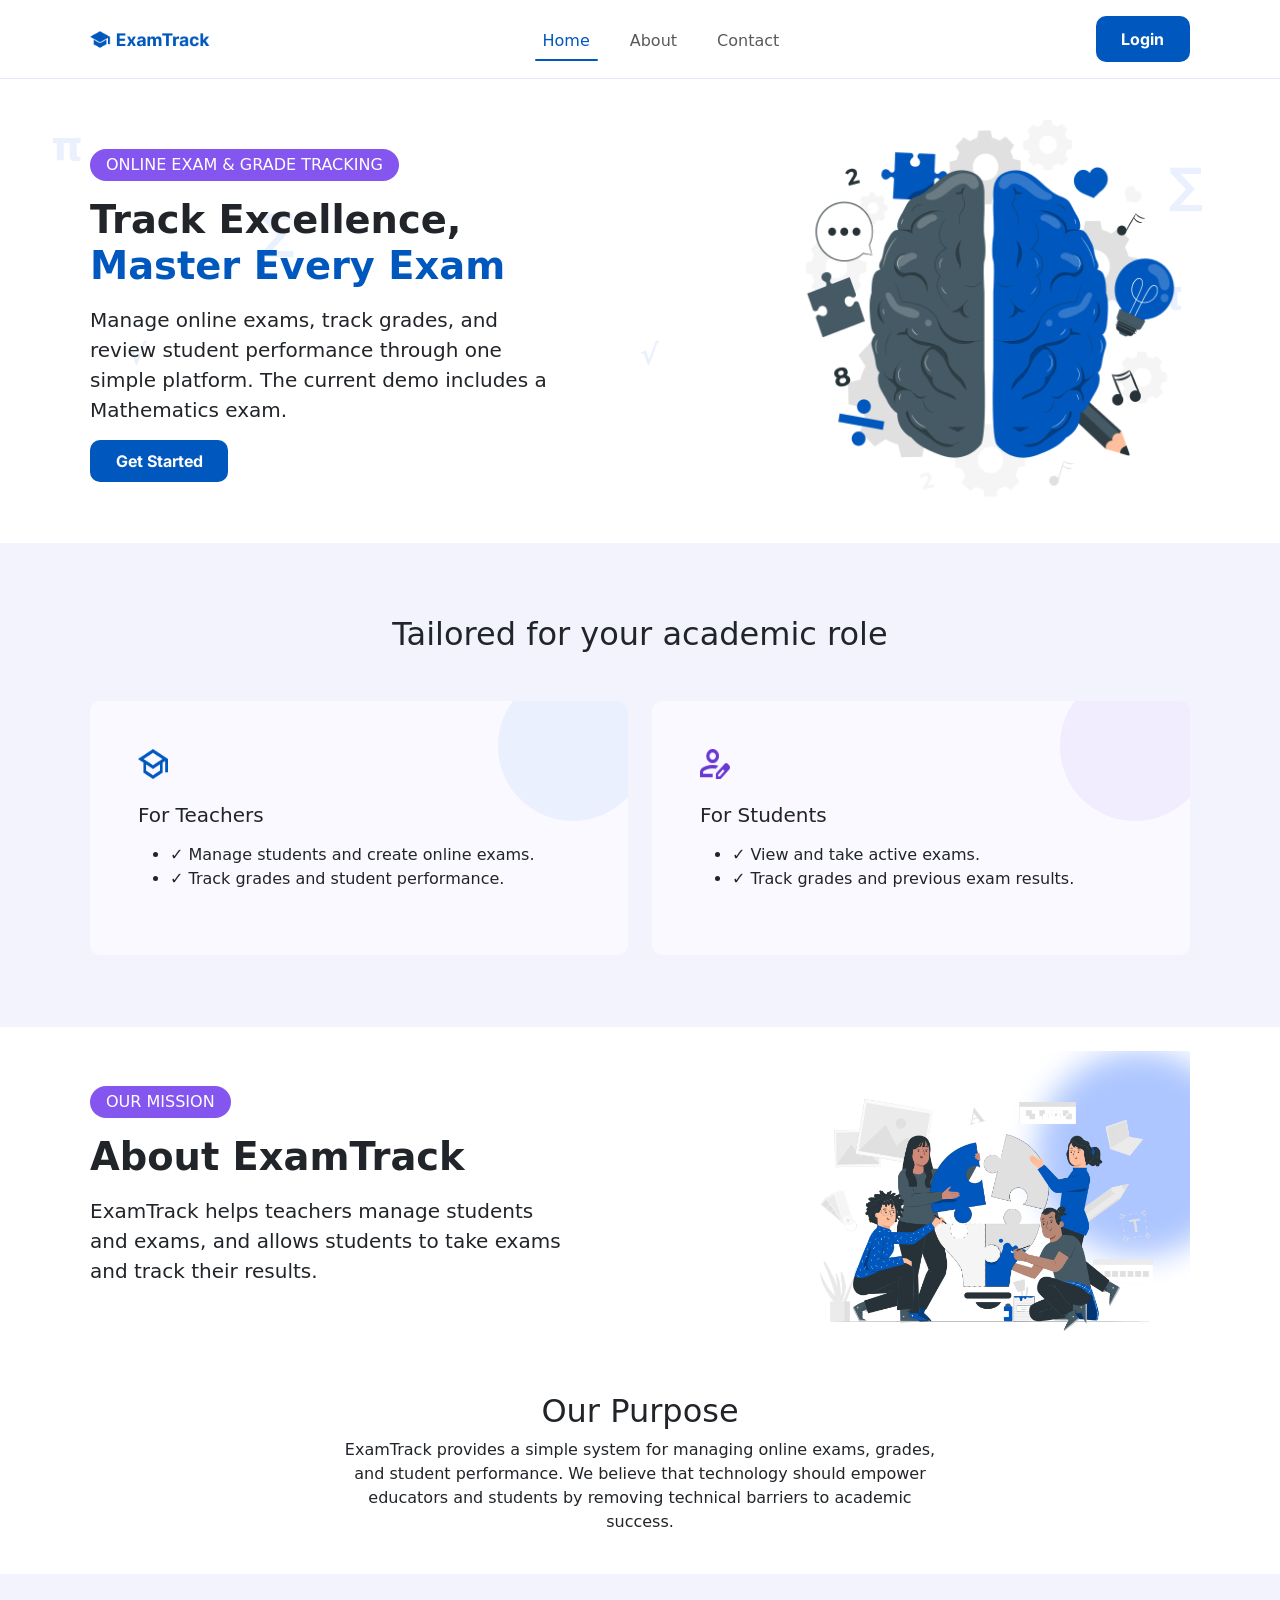
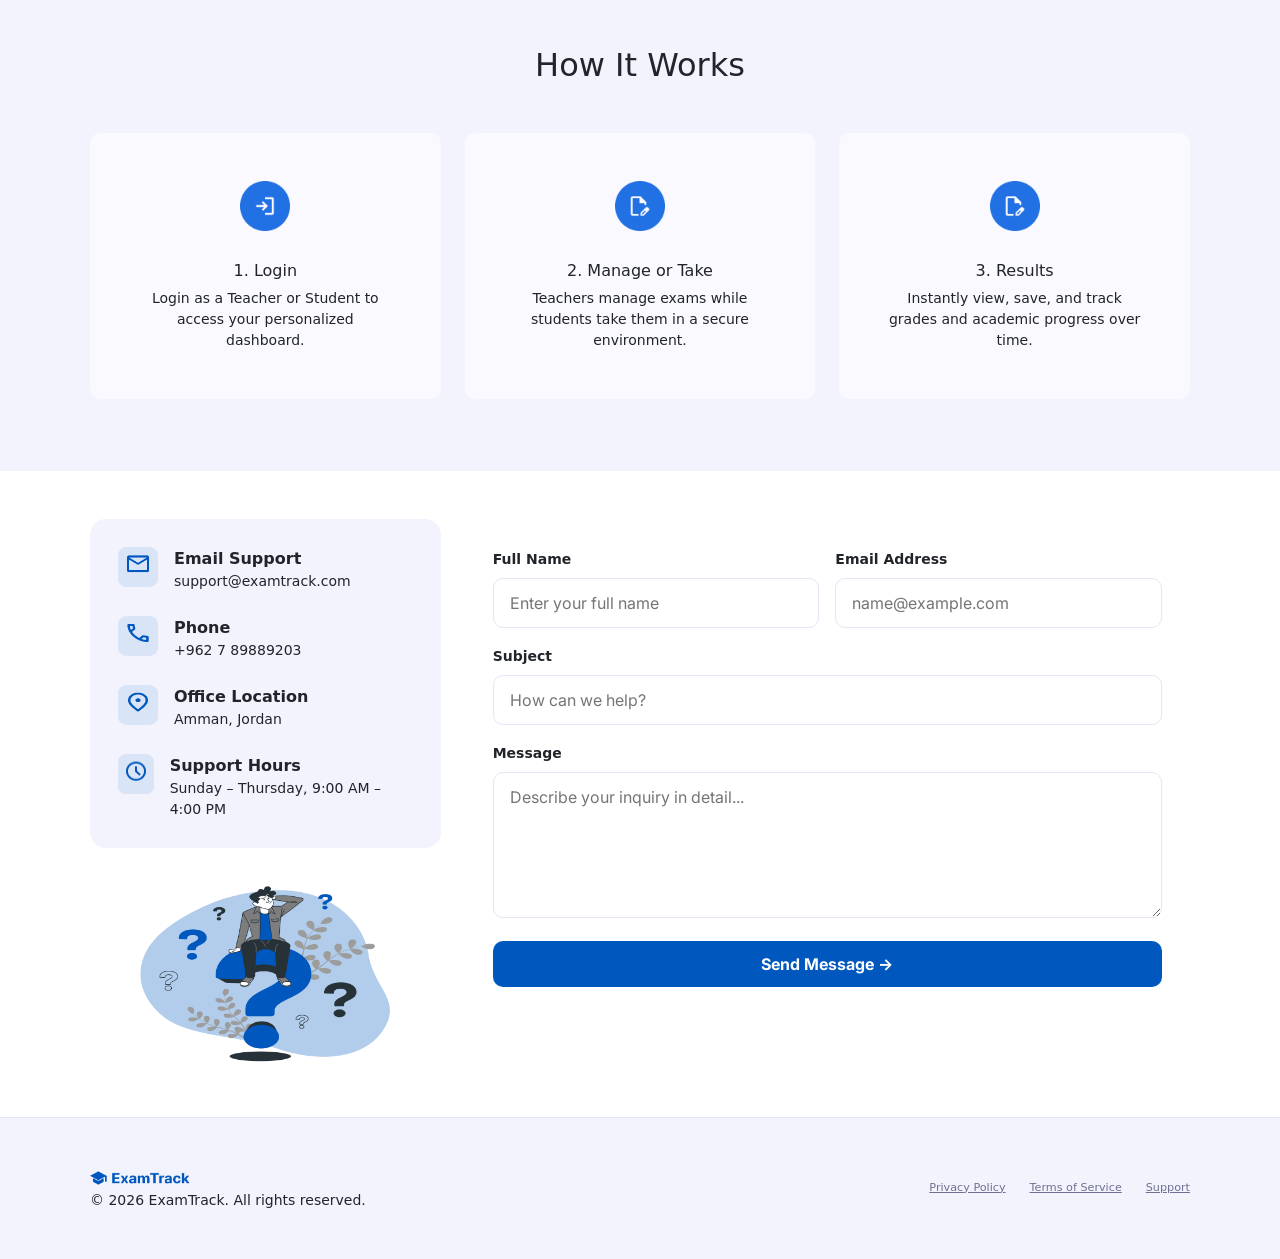
<file: index.html>
<!DOCTYPE html>
<html lang="en">
<head>
    <meta charset="UTF-8">
    <meta name="viewport" content="width=device-width, initial-scale=1.0">
    <link rel="stylesheet" href="./assets/css/style.css">
    <title>ExamTrack — Online Exam & Grade Tracking</title>
 <link href="https://cdn.jsdelivr.net/npm/bootstrap@5.3.3/dist/css/bootstrap.min.css" rel="stylesheet">
 
</head>
<body>

    <!-- NavBar -->
<nav class="navbar navbar-expand-lg site-navbar sticky-top py-3">
  <div class="container-narrow d-flex justify-content-between align-items-center w-100">
    <a class="navbar-brand" href="index.html"><img class="logo" src="assets/images/logo.png" alt=""></a>

    <button class="navbar-toggler border-0" type="button" data-bs-toggle="collapse" data-bs-target="#navMenu">
      <span class="navbar-toggler-icon"></span>
    </button>

    <div class="collapse navbar-collapse" id="navMenu">
      <ul class="navbar-nav gap-4 align-items-center mt-3 mt-lg-0">
        <li class="nav-item"><a class="nav-link active" href="#home">Home</a></li>
        <li class="nav-item"><a class="nav-link" href="#about">About</a></li>
        <li class="nav-item"><a class="nav-link" href="#contact">Contact</a></li>
      </ul>
      <a href="login.html" class="btn-ink d-inline-block mt-3 mt-lg-0">Login</a>
    </div>
  </div>
</nav> 

<!-- Header -->
  <header style="position:relative; overflow:hidden;" id="home">
    <div class="math-float-bg">
      <span class="math-symbol" style="top:8%; left:4%; font-size:40px; animation-delay:0s;">π</span>
      <span class="math-symbol" style="top:55%; left:10%; font-size:28px; animation-delay:1s;">√</span>
      <span class="math-symbol" style="top:15%; right:6%; font-size:48px; animation-delay:2s;">∑</span>
      <span class="math-symbol" style="top:65%; right:15%; font-size:26px; animation-delay:1.5s;">÷</span>
      <span class="math-symbol" style="top:40%; left:90%; font-size:40px; animation-delay:0s;">π</span>
      <span class="math-symbol" style="top:55%; left:50%; font-size:28px; animation-delay:1s;">√</span>
      <span class="math-symbol" style="top:25%; right:77%; font-size:48px; animation-delay:2s;">∑</span>
      <span class="math-symbol" style="top:65%; right:15%; font-size:26px; animation-delay:1.5s;">÷</span>
    </div>
    <div class="container-narrow py-4">
        <div class="d-flex flex-column flex-lg-row justify-content-between align-items-center gap-4">
  <div class="col-lg-6">
          <span class="pill-badge mb-3 d-inline-block">Online Exam &amp; Grade Tracking</span>
          <h1 class="header-text mb-3" style="line-height:1.2;">Track Excellence,<br><span style="color:var(--color-primary);">Master Every Exam</span></h1>
          <p class="fs-5 mb-4" style="max-width:480px;">
            Manage online exams, track grades, and review student performance through one simple platform.
            The current demo includes a Mathematics exam.
          </p>
          <a href="login.html" class="btn-ink">Get Started</a>
        </div>
        <img  class="header-img" src="./assets/images/image.png" alt="">
    </div>
    </div>
  </header>

<!-- features -->
    <section class="py-5" style="background:var(--color-bg-tint);">
    <div class="container-narrow py-4">
      <h2 class="text-center mb-5">Tailored for your academic role</h2>
      <div class="row g-4">
        <div class="col-md-6">
          <div class="feature-card h-100">
            <img class="feature-icon mb-4" src="./assets/images/hat-icon.png" alt="">
            <h3 class="h5 mb-3">For Teachers</h3>
            <ul class="feature-list">
              <li><span class="chk">✓</span> Manage students and create online exams.</li>
              <li><span class="chk">✓</span> Track grades and student performance.</li>
            </ul>
                <span class="circal"></span>    
          </div>
      
        </div>
        <div class="col-md-6">
          <div class="feature-card h-100">
            <img class="feature-icon mb-4" src="./assets/images/person-feature.png" alt="">
            <h3 class="h5 mb-3">For Students</h3>
            <ul class="feature-list">
              <li><span class="chk">✓</span> View and take active exams.</li>
              <li><span class="chk">✓</span> Track grades and previous exam results.</li>
            </ul>
              <span class="circal light-purple" "></span>    
          </div>
        </div>
      </div>
    </div>
  </section>

  <!-- About -->
     <section id="about">
    <div class="container-narrow py-4">
        <div  class="d-flex flex-column flex-lg-row justify-content-between align-items-center gap-4">
  <div class="col-lg-6">
          <span class="pill-badge mb-3 d-inline-block">our mission</span>
          <h1 class="header-text mb-3" style="line-height:1.2;">About ExamTrack</span></h1>
          <p class="fs-5 mb-4" style="max-width:480px;">
            ExamTrack helps teachers manage students and exams, and
            allows students to take exams and track their results.
          </p>
        </div>
        <img  class="header-img" src="./assets/images/about.png" alt="">
    </div>
    </div>
</section>

<!-- Purpose  -->
<section>
    <div class="container-narrow py-4 d-flex flex-column justify-content-center align-items-center purpose">
        <h2>Our Purpose</h2>
        <p>ExamTrack provides a simple system for managing online exams, grades, and student
        performance. We believe that technology should empower educators and students by
        removing technical barriers to academic success.</p>
    </div>
</section>
<!-- how it works -->
  <section class="py-5 text-center" style="background-color: var(--color-bg-tint);">
    <div class="container-narrow py-4">
      <h2 class="text-center mb-5">How It Works</h2>
      <div class="row g-4">
        <div class="col-md-4">
          <div class="feature-card step-card h-100">
           <img  class="step-icon"src="./assets/images/1.png" alt="">
            <h3 class="h6">1. Login</h3>
            <p class="small mb-0">Login as a Teacher or Student to access your personalized dashboard.</p>
          </div>
        </div>
        <div class="col-md-4">
          <div class="feature-card step-card h-100">
             <img  class="step-icon"src="./assets/images/2.png" alt="">
            <h3 class="h6">2. Manage or Take</h3>
            <p class="small mb-0">Teachers manage exams while students take them in a secure environment.</p>
          </div>
        </div>
        <div class="col-md-4">
          <div class="feature-card step-card h-100">
             <img  class="step-icon"src="./assets/images/3.png" alt="">
            <h3 class="h6">3. Results</h3>
            <p class="small mb-0">Instantly view, save, and track grades and academic progress over time.</p>
          </div>
        </div>
      </div>
    </div>
  </section>

  <!-- Contact  -->
  <section class="py-5" id="contact">
  <div class="container-narrow">
    <div class="row g-4">
      <div class="col-lg-4">
        <div class="contact-info-card mb-4">
          <div class="d-flex align-items-start gap-3 mb-4">
           <img class="contact-icons" src="assets/images/message-icon.png" alt="Location icon">
            <div>
              <p class="fw-bold mb-0">Email Support</p>
              <p class="small mb-0">support@examtrack.com</p>
            </div>
          </div>
          <div class="d-flex align-items-start gap-3 mb-4">
           <img class="contact-icons" src="assets/images/phone-icon.png" alt="Location icon">
            <div>
              <p class="fw-bold mb-0">Phone</p>
              <p class="small mb-0">+962 7 89889203</p>
            </div>
          </div>
          <div class="d-flex align-items-start gap-3 mb-4">
           <img class="contact-icons" src="assets/images/location-icon.png" alt="Location icon">
            <div>
              <p class="fw-bold mb-0">Office Location</p>
              <p class="small mb-0">Amman, Jordan</p>
            </div>
          </div>
          <div class="d-flex align-items-start gap-3">
            <img class="contact-icons" src="assets/images/time-icon.png" alt="Clock icon" >
            <div>
              <p class="fw-bold mb-0">Support Hours</p>
              <p class="small mb-0">Sunday – Thursday, 9:00 AM – 4:00 PM</p>
            </div>
          </div>
        </div>

        <img src="assets/images/contact.png" alt="Contact illustration"
             style="width:100%; max-width:280px; display:block; margin:0 auto; min-height:180px;"
             >
      </div>

      <div class="col-lg-8">
        <div class="contact-form-card">
          <form>
            <div class="row g-3">
              <div class="col-md-6">
                <label class="form-label small fw-bold">Full Name</label>
                <input type="text" class="form-control-paper" placeholder="Enter your full name">
              </div>
              <div class="col-md-6">
                <label class="form-label small fw-bold">Email Address</label>
                <input type="email" class="form-control-paper" placeholder="name@example.com">
              </div>
              <div class="col-12">
                <label class="form-label small fw-bold">Subject</label>
                <input type="text" class="form-control-paper" placeholder="How can we help?">
              </div>
              <div class="col-12">
                <label class="form-label small fw-bold">Message</label>
                <textarea class="form-control-paper" rows="5" placeholder="Describe your inquiry in detail..."></textarea>
              </div>
              <div class="col-12">
                <button type="submit" class="btn-ink w-100">Send Message →</button>
              </div>
            </div>
          </form>
        </div>
      </div>
    </div>
  </div>
</section>
<!-- footer  -->
  <footer class="site-footer py-5">
    <div class="container-narrow d-flex flex-wrap justify-content-between align-items-center gap-3">
        <div>
      <img class="footer-logo" src="assets/images/logo.png" alt="">
      <p class="mb-0 small">© 2026 ExamTrack. All rights reserved.</p>
      </div>
      <div class="d-flex gap-4 footer-text">
        <a href="#" >Privacy Policy</a>
        <a href="#">Terms of Service</a>
        <a href="#" >Support</a>
      </div>
    </div>
  </footer>
  
  
    <script src="https://cdn.jsdelivr.net/npm/bootstrap@5.3.3/dist/js/bootstrap.bundle.min.js"></script>
</body>
</body>
</html>
</file>
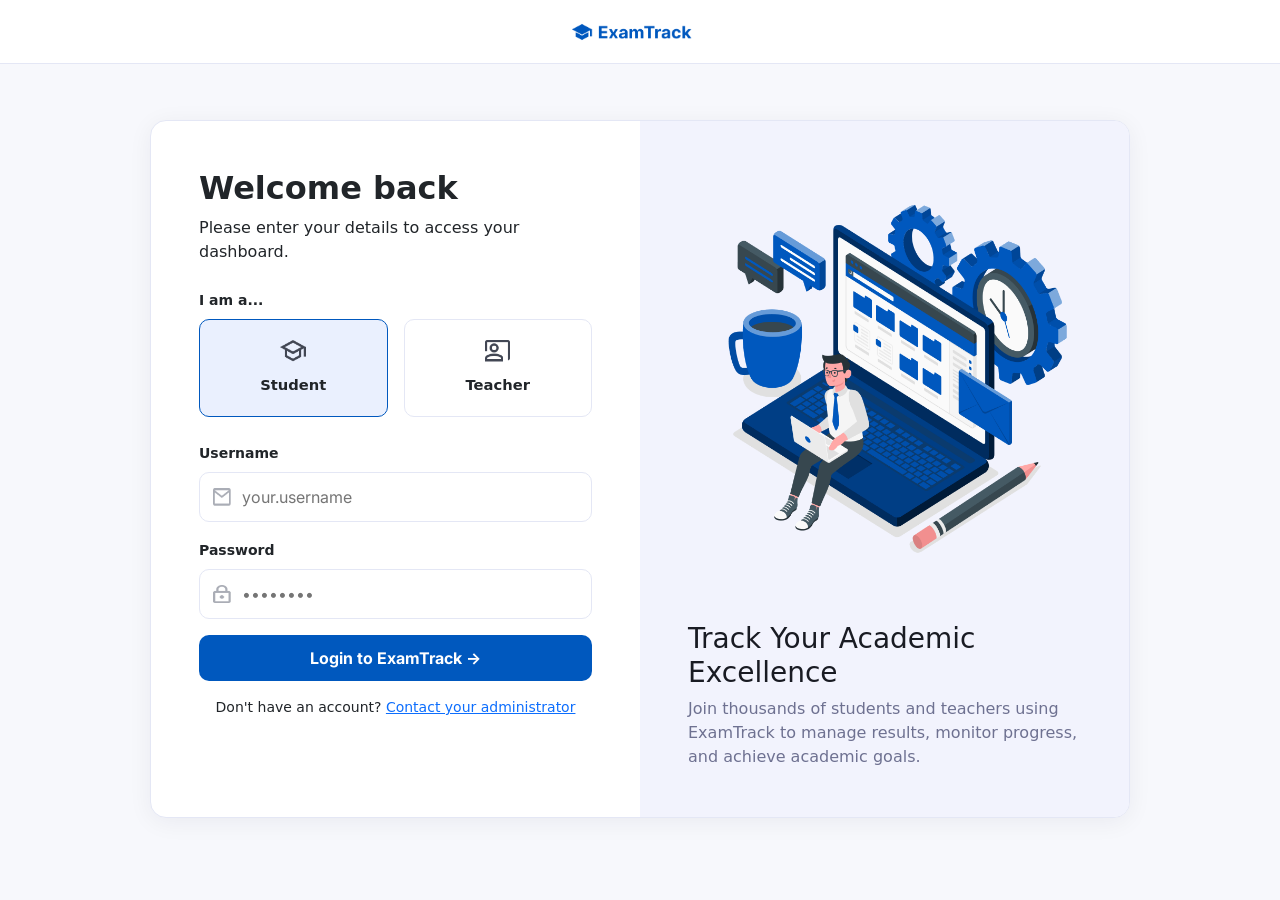
<file: login.html>
<!DOCTYPE html>
<html lang="en">
<head>
    <meta charset="UTF-8">
    <meta name="viewport" content="width=device-width, initial-scale=1.0">
    <link rel="stylesheet" href="./assets/css/style.css">
    <title>Login — ExamTrack</title>
    <link href="https://cdn.jsdelivr.net/npm/bootstrap@5.3.3/dist/css/bootstrap.min.css" rel="stylesheet">
</head>
<body style="background:var(--color-bg);">

    <nav class="navbar site-navbar py-3">
        <div class="container-narrow">
            <a class="navbar-brand" href="index.html"><img class="logo" src="assets/images/logo.png" alt=""></a>
        </div>
    </nav>

    <main class="d-flex align-items-center justify-content-center py-5" style="min-height: calc(100vh - 90px);">
        <div class="login-shell">

            <div class="login-form-side">
                <h1 class="h2 mb-2" style="font-weight:700;">Welcome back</h1>
                <p class="mb-4">Please enter your details to access your dashboard.</p>

                <form id="loginForm" novalidate>
                    <label class="form-label small fw-bold mb-2">I am a...</label>
                    <div class="role-toggle mb-4">
                        <div class="role-option active" id="roleStudentBtn">
                            <img class="role-icon-img" src="assets/images/login-hat.png"  alt="">
                            <span class="d-block mt-2">Student</span>
                        </div>
                        <div class="role-option" id="roleTeacherBtn">
                            <img class="role-icon-img" src="assets/images/login-teacher.png" alt="">
                            <span class="d-block mt-2">Teacher</span>
                        </div>
                    </div>
                    <input type="hidden" id="selectedRole" value="Student">

                    <div class="mb-3">
                        <label for="username" class="form-label small fw-bold">Username</label>
                        <div class="input-with-icon">
                            <img class="input-icon" src="assets/images/login-email.png" alt="">
                            <input type="text" id="username" class="form-control-paper" placeholder="your.username" required>
                        </div>
                    </div>

                    <div class="mb-3">
                        <label for="password" class="form-label small fw-bold">Password</label>
                        <div class="input-with-icon">
                            <img class="input-icon" src="assets/images/login-pass.png" alt="">
                            <input type="password" id="password" class="form-control-paper" placeholder="••••••••" required>
                        </div>
                    </div>

                

                    <div id="errorMsg" class="small mb-3" style="color: var(--color-fail); display: none;"></div>

                    <button type="submit" class="btn-ink w-100">Login to ExamTrack →</button>
                    <p class="text-center small mt-3 mb-0">Don't have an account? <a href="mailto:abdalkrem.business@gmail.com">Contact your administrator</a></p>
                </form>
            </div>

            <div class="login-banner-side">
                <img src="assets/images/login.png"class="login-banner-img">
                    
                <div style="position:relative; z-index:1;">
                    <h2 class="h3 mb-2" style="color:var(--color-text);">Track Your Academic Excellence</h2>
                    <p class="mb-0" style="color:var(--color-text-soft);">
                        Join thousands of students and teachers using ExamTrack to manage results, monitor progress, and achieve academic goals.
                    </p>
                </div>
            </div>

        </div>
    </main>

    <script src="js/core/storage.js"></script>
    <script src="js/core/seed.js"></script>
    <script src="js/core/auth.js"></script>

    <script>
        redirectIfLoggedIn();

        const teacherBtn = document.getElementById("roleTeacherBtn");
        const studentBtn = document.getElementById("roleStudentBtn");
        const selectedRole = document.getElementById("selectedRole");

        function setRole(role) {
            selectedRole.value = role;
            teacherBtn.classList.toggle("active", role === "Teacher");
            studentBtn.classList.toggle("active", role === "Student");
        }
        teacherBtn.addEventListener("click", () => setRole("Teacher"));
        studentBtn.addEventListener("click", () => setRole("Student"));

  
        document.getElementById("loginForm").addEventListener("submit", function (e) {
            e.preventDefault();
            const username = document.getElementById("username").value;
            const password = document.getElementById("password").value;
            const errorMsg = document.getElementById("errorMsg");
            const result = login(username, password);

            if (!result.success) {
                errorMsg.textContent = result.message;
                errorMsg.style.display = "block";
                return;
            }
            if (result.user.role !== selectedRole.value) {
                clearSession();
                errorMsg.textContent = `This account is not registered as a ${selectedRole.value}.`;
                errorMsg.style.display = "block";
                return;
            }
            redirectToDashboard(result.user);
        });
    </script>
  
</body>
</html>
</file>
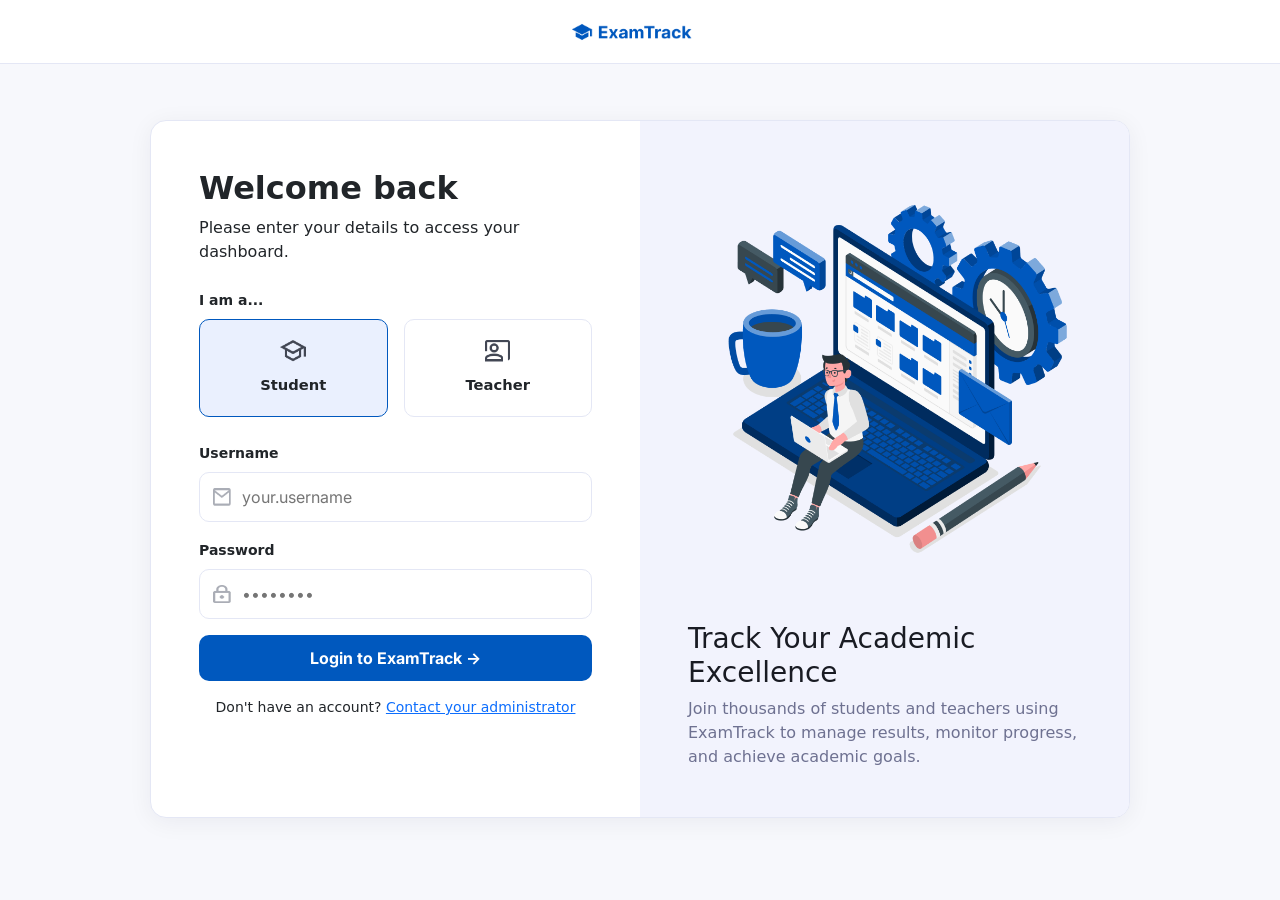
<file: student/exams.html>
<!DOCTYPE html>
<html lang="en">

<head>
    <meta charset="UTF-8">

    <meta
        name="viewport"
        content="width=device-width, initial-scale=1.0"
    >

    <title>Exam Session - ExamTrack</title>

    <link
        rel="stylesheet"
        href="../assets/css/style.css"
    >

    <link
        rel="stylesheet"
        href="../assets/css/student.css"
    >
</head>

<body>

    <div class="exam-page">

        <!-- =========================
             Exam Header
        ========================== -->

        <header class="exam-header">

            <div class="exam-logo">

                <img
                    src="../assets/images/logo1.png"
                    alt="ExamTrack Logo"
                >

                <h2>ExamTrack</h2>

            </div>

            <h3 id="examTitle">
                Exam
            </h3>

            <div
                class="exam-header-info"
                id="examHeaderInfo"
            >

                <span class="question-count">

                    <span id="currentQuestionNumber">
                        1
                    </span>

                    /

                    <span id="totalQuestions">
                        0
                    </span>

                    Questions

                </span>

                <span class="exam-timer">

                    ⏱

                    <span id="timer">
                        00:00
                    </span>

                </span>

            </div>

        </header>


        <!-- =========================
             Progress Bar
        ========================== -->

        <div
            class="progress-container"
            id="progressContainer"
        >

            <div
                class="progress-bar"
                id="progressBar"
            ></div>

        </div>


        <!-- =========================
             Main Content
        ========================== -->

        <main class="exam-main">


            <!-- =========================
                 Question Section
            ========================== -->

            <div id="examContent">

                <section
                    class="question-card"
                    id="questionCard"
                >

                    <div class="question-header">

                        <div>

                            <span
                                class="question-label"
                                id="questionLabel"
                            >
                                QUESTION 1
                            </span>

                            <span
                                class="question-type"
                                id="questionType"
                            >
                                QUESTION TYPE
                            </span>

                        </div>

                    </div>


                    <!-- Question Text -->

                    <h2
                        class="question-text"
                        id="questionText"
                    >
                        Loading question...
                    </h2>


                    <!-- JavaScript adds answers here -->

                    <div
                        class="answers-container"
                        id="answersContainer"
                    ></div>


                    <!-- Error Message -->

                    <p
                        class="answer-message"
                        id="answerMessage"
                    ></p>

                </section>


                <!-- Navigation Buttons -->

                <div
                    class="exam-navigation"
                    id="examNavigation"
                >

                    <button
                        type="button"
                        class="previous-button"
                        id="previousBtn"
                    >
                        Previous
                    </button>

                    <button
                        type="button"
                        class="next-button"
                        id="nextBtn"
                    >
                        Next
                    </button>

                    <button
                        type="button"
                        class="submit-exam-button"
                        id="submitBtn"
                    >
                        Finish & Submit Exam
                    </button>

                </div>

            </div>


            <!-- =========================
                 Result Section
            ========================== -->

            <section
                class="result-card"
                id="resultSection"
                hidden
            >

                <div
                    class="result-icon"
                    id="resultIcon"
                >
                    ✓
                </div>

                <h1 id="resultTitle">
                    Exam Completed
                </h1>

                <p
                    class="exam-name"
                    id="resultExamName"
                >
                    Exam
                </p>

                <span
                    class="result-badge"
                    id="resultStatus"
                >
                    Passed
                </span>


                <!-- Result Statistics -->

                <div class="result-statistics">

                    <div class="result-stat">

                        <span>SCORE</span>

                        <strong id="score">
                            0%
                        </strong>

                    </div>

                    <div class="result-stat">

                        <span>CORRECT</span>

                        <strong id="correctAnswers">
                            0
                        </strong>

                    </div>

                    <div class="result-stat">

                        <span>INCORRECT</span>

                        <strong id="incorrectAnswers">
                            0
                        </strong>

                    </div>

                    <div class="result-stat">

                        <span>TOTAL</span>

                        <strong id="totalResultQuestions">
                            0
                        </strong>

                    </div>

                </div>


                <!-- Result Message -->

                <p
                    class="result-message"
                    id="resultMessage"
                ></p>

                <p class="result-description">
                    You can review your answers and see the
                    correct answers.
                </p>


                <!-- Result Buttons -->

                <div class="result-buttons">

                    <button
                        type="button"
                        class="review-exam-button"
                        id="reviewAnswersBtn"
                    >
                        Review Answers
                    </button>

                    <a
                        href="dashboard.html"
                        class="back-dashboard-button"
                    >
                        Back to Dashboard
                    </a>

                </div>

            </section>


            <!-- =========================
                 Review Answers Section
            ========================== -->

            <section
                class="review-section"
                id="reviewSection"
                hidden
            >

                <div class="review-header">

                    <div>

                        <h2>
                            Review Answers
                        </h2>

                        <p>
                            Check your answers and compare them
                            with the correct answers.
                        </p>

                    </div>

                    <button
                        type="button"
                        class="back-result-button"
                        id="backToResultBtn"
                    >
                        Back to Result
                    </button>

                </div>


                <!-- JavaScript adds reviewed answers here -->

                <div
                    class="review-answers-container"
                    id="reviewAnswersContainer"
                ></div>

            </section>

        </main>

    </div>


    <!-- =========================
         JavaScript Files
    ========================== -->

    <script src="../js/core/storage.js"></script>

    <script src="../js/core/auth.js"></script>

    <script src="../js/student/exam-page.js"></script>

</body>

</html>
</file>
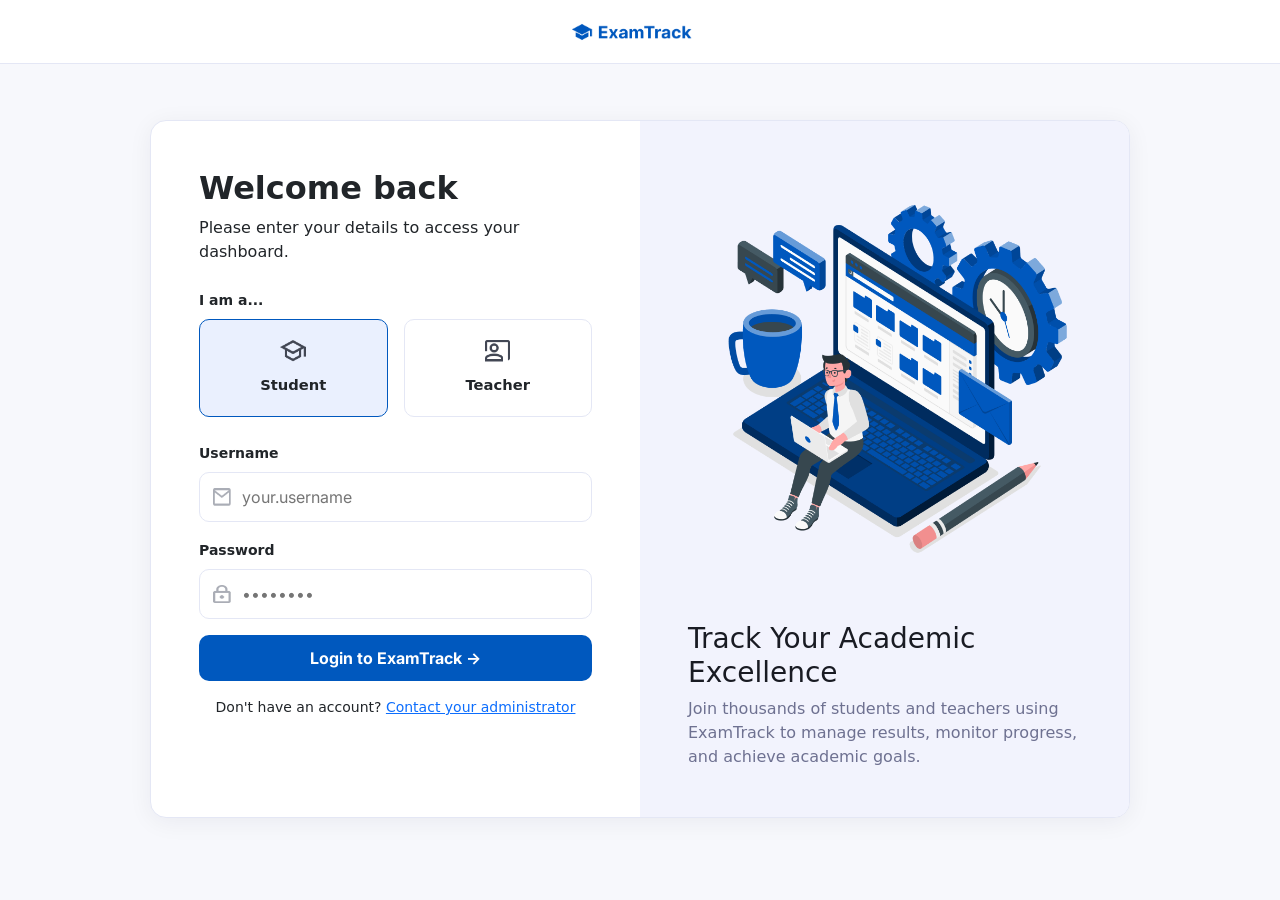
<file: teacher/add-student.html>
<!doctype html>
<html lang="en">
  <head>
    <meta charset="UTF-8" />
    <meta name="viewport" content="width=device-width, initial-scale=1.0" />
    <title>Add Student · ExamTrack</title>
    <link
      href="https://cdn.jsdelivr.net/npm/bootstrap@5.3.8/dist/css/bootstrap.min.css"
      rel="stylesheet"
    />
    <link rel="stylesheet" href="../assets/css/teacher.css" />
  </head>
  <body>
    <div class="dashboard">
 
      <nav class="side-bar">
        <div class="title-dashboard">
          <div class="logo-title">
            <svg class="logo-title" width="28" height="23" viewBox="0 0 28 23" fill="none" xmlns="http://www.w3.org/2000/svg">
              <path d="M25 17.5V8.875L13.75 15L0 7.5L13.75 0L27.5 7.5V17.5H25ZM13.75 22.5L5 17.75V11.5L13.75 16.25L22.5 11.5V17.75L13.75 22.5Z" fill="#0058BE" />
            </svg>
            <p class="title">ExamTrack</p>
          </div>
          <h5 class="subtitle">Academic Management</h5>
        </div>
        <div class="links">
          <div class="link">
            <svg class="logo" width="18" height="18" viewBox="0 0 18 18" fill="none" xmlns="http://www.w3.org/2000/svg">
              <path d="M10 6V0H18V6H10ZM0 10V0H8V10H0ZM10 18V8H18V18H10ZM0 18V12H8V18H0ZM2 8H6V2H2V8ZM12 16H16V10H12V16ZM12 4H16V2H12V4ZM2 16H6V14H2V16Z" fill="#424754" />
            </svg>
            <a href="dashboard.html" class="name-link">Dashboard</a>
          </div>
          <div class="link">
            <svg class="logo" width="18" height="20" viewBox="0 0 18 20" fill="none" xmlns="http://www.w3.org/2000/svg">
              <path d="M2 20C1.45 20 0.979167 19.8042 0.5875 19.4125C0.195833 19.0208 0 18.55 0 18V4C0 3.45 0.195833 2.97917 0.5875 2.5875C0.979167 2.19583 1.45 2 2 2H6.2C6.41667 1.4 6.77917 0.916667 7.2875 0.55C7.79583 0.183333 8.36667 0 9 0C9.63333 0 10.2042 0.183333 10.7125 0.55C11.2208 0.916667 11.5833 1.4 11.8 2H16C16.55 2 17.0208 2.19583 17.4125 2.5875C17.8042 2.97917 18 3.45 18 4V18C18 18.55 17.8042 19.0208 17.4125 19.4125C17.0208 19.8042 16.55 20 16 20H2ZM2 18H16V4H2V18ZM4 16H11V14H4V16ZM4 12H14V10H4V12ZM4 8H14V6H4V8ZM9 3.25C9.21667 3.25 9.39583 3.17917 9.5375 3.0375C9.67917 2.89583 9.75 2.71667 9.75 2.5C9.75 2.28333 9.67917 2.10417 9.5375 1.9625C9.39583 1.82083 9.21667 1.75 9 1.75C8.78333 1.75 8.60417 1.82083 8.4625 1.9625C8.32083 2.10417 8.25 2.28333 8.25 2.5C8.25 2.71667 8.32083 2.89583 8.4625 3.0375C8.60417 3.17917 8.78333 3.25 9 3.25ZM2 18V4V18Z" fill="#424754" />
            </svg>
            <a href="exams.html" class="name-link">Exams</a>
          </div>
          <div class="link active">
            <svg class="logo" width="22" height="16" viewBox="0 0 22 16" fill="none" xmlns="http://www.w3.org/2000/svg">
              <path d="M0 16V13.2C0 12.6333 0.145833 12.1125 0.4375 11.6375C0.729167 11.1625 1.11667 10.8 1.6 10.55C2.63333 10.0333 3.68333 9.64583 4.75 9.3875C5.81667 9.12917 6.9 9 8 9C9.1 9 10.1833 9.12917 11.25 9.3875C12.3167 9.64583 13.3667 10.0333 14.4 10.55C14.8833 10.8 15.2708 11.1625 15.5625 11.6375C15.8542 12.1125 16 12.6333 16 13.2V16H0ZM18 16V13C18 12.2667 17.7958 11.5625 17.3875 10.8875C16.9792 10.2125 16.4 9.63333 15.65 9.15C16.5 9.25 17.3 9.42083 18.05 9.6625C18.8 9.90417 19.5 10.2 20.15 10.55C20.75 10.8833 21.2083 11.2542 21.525 11.6625C21.8417 12.0708 22 12.5167 22 13V16H18ZM8 8C6.9 8 5.95833 7.60833 5.175 6.825C4.39167 6.04167 4 5.1 4 4C4 2.9 4.39167 1.95833 5.175 1.175C5.95833 0.391667 6.9 0 8 0C9.1 0 10.0417 0.391667 10.825 1.175C11.6083 1.95833 12 2.9 12 4C12 5.1 11.6083 6.04167 10.825 6.825C10.0417 7.60833 9.1 8 8 8ZM18 4C18 5.1 17.6083 6.04167 16.825 6.825C16.0417 7.60833 15.1 8 14 8C13.8167 8 13.5833 7.97917 13.3 7.9375C13.0167 7.89583 12.7833 7.85 12.6 7.8C13.05 7.26667 13.3958 6.675 13.6375 6.025C13.8792 5.375 14 4.7 14 4C14 3.3 13.8792 2.625 13.6375 1.975C13.3958 1.325 13.05 0.733333 12.6 0.2C12.8333 0.116667 13.0667 0.0625 13.3 0.0375C13.5333 0.0125 13.7667 0 14 0C15.1 0 16.0417 0.391667 16.825 1.175C17.6083 1.95833 18 2.9 18 4ZM2 14H14V13.2C14 13.0167 13.9542 12.85 13.8625 12.7C13.7708 12.55 13.65 12.4333 13.5 12.35C12.6 11.9 11.6917 11.5625 10.775 11.3375C9.85833 11.1125 8.93333 11 8 11C7.06667 11 6.14167 11.1125 5.225 11.3375C4.30833 11.5625 3.4 11.9 2.5 12.35C2.35 12.4333 2.22917 12.55 2.1375 12.7C2.04583 12.85 2 13.0167 2 13.2V14ZM8 6C8.55 6 9.02083 5.80417 9.4125 5.4125C9.80417 5.02083 10 4.55 10 4C10 3.45 9.80417 2.97917 9.4125 2.5875C9.02083 2.19583 8.55 2 8 2C7.45 2 6.97917 2.19583 6.5875 2.5875C6.19583 2.97917 6 3.45 6 4C6 4.55 6.19583 5.02083 6.5875 5.4125C6.97917 5.80417 7.45 6 8 6Z" fill="#FFFBFF" />
            </svg>
            <a href="students.html" class="name-link">Students</a>
          </div>
        </div>
        <div class="bottom-of-page">
          <div class="link-profile">
            <svg class="logo-profile" width="16" height="16" viewBox="0 0 16 16" fill="none" xmlns="http://www.w3.org/2000/svg">
              <path d="M8 8C6.9 8 5.95833 7.60833 5.175 6.825C4.39167 6.04167 4 5.1 4 4C4 2.9 4.39167 1.95833 5.175 1.175C5.95833 0.391667 6.9 0 8 0C9.1 0 10.0417 0.391667 10.825 1.175C11.6083 1.95833 12 2.9 12 4C12 5.1 11.6083 6.04167 10.825 6.825C10.0417 7.60833 9.1 8 8 8ZM0 16V13.2C0 12.6333 0.145833 12.1125 0.4375 11.6375C0.729167 11.1625 1.11667 10.8 1.6 10.55C2.63333 10.0333 3.68333 9.64583 4.75 9.3875C5.81667 9.12917 6.9 9 8 9C9.1 9 10.1833 9.12917 11.25 9.3875C12.3167 9.64583 13.3667 10.0333 14.4 10.55C14.8833 10.8 15.2708 11.1625 15.5625 11.6375C15.8542 12.1125 16 12.6333 16 13.2V16H0ZM2 14H14V13.2C14 13.0167 13.9542 12.85 13.8625 12.7C13.7708 12.55 13.65 12.4333 13.5 12.35C12.6 11.9 11.6917 11.5625 10.775 11.3375C9.85833 11.1125 8.93333 11 8 11C7.06667 11 6.14167 11.1125 5.225 11.3375C4.30833 11.5625 3.4 11.9 2.5 12.35C2.35 12.4333 2.22917 12.55 2.1375 12.7C2.04583 12.85 2 13.0167 2 13.2V14ZM8 6C8.55 6 9.02083 5.80417 9.4125 5.4125C9.80417 5.02083 10 4.55 10 4C10 3.45 9.80417 2.97917 9.4125 2.5875C9.02083 2.19583 8.55 2 8 2C7.45 2 6.97917 2.19583 6.5875 2.5875C6.19583 2.97917 6 3.45 6 4C6 4.55 6.19583 5.02083 6.5875 5.4125C6.97917 5.80417 7.45 6 8 6Z" fill="#424754" />
            </svg>
            <a href="profile.html" class="name-profile">Profile</a>
          </div>
          <div class="link-logout">
            <svg class="logo-logout" width="18" height="18" viewBox="0 0 18 18" fill="none" xmlns="http://www.w3.org/2000/svg">
              <path d="M2 18C1.45 18 0.979167 17.8042 0.5875 17.4125C0.195833 17.0208 0 16.55 0 16V2C0 1.45 0.195833 0.979167 0.5875 0.5875C0.979167 0.195833 1.45 0 2 0H9V2H2V16H9V18H2ZM13 14L11.625 12.55L14.175 10H6V8H14.175L11.625 5.45L13 4L18 9L13 14Z" fill="#BA1A1A" />
            </svg>
            <a href="#" id="logoutLink" class="name-profile">Logout</a>
          </div>
        </div>
      </nav>

      <!-- Main content -->
      <main class="container-content">
        <header class="header">
          <div class="welcome">
            <h1 id="pageTitle">Add Student</h1>
            <p id="pageSubtitle">Create a new student account with login credentials.</p>
          </div>
          <a href="students.html" class="btn-outline">← Back to Students</a>
        </header>

        <section class="ce-card" style="max-width: 640px;">
          <h2 class="ce-card-title" id="cardTitle">Student Information</h2>

          <div class="ce-grid">
            <div class="ce-field ce-field-wide">
              <label for="fullName">Full Name</label>
              <input type="text" id="fullName" placeholder="e.g. Sara Ahmad" required>
            </div>

            <div class="ce-field">
              <label for="gender">Gender</label>
              <select id="gender">
                <option value="Female">Female</option>
                <option value="Male">Male</option>
              </select>
            </div>

            <div class="ce-field">
              <label for="nationalId">National ID</label>
              <input type="text" id="nationalId" placeholder="e.g. 9981234567" required>
            </div>

            <div class="ce-field">
              <label for="phone">Phone Number</label>
              <input type="text" id="phone" placeholder="e.g. 0791234567" required>
            </div>

            <div class="ce-field">
              <label for="username">Username</label>
              <input type="text" id="username" placeholder="e.g. sara.ahmad" required>
            </div>

            <div class="ce-field ce-field-wide">
              <label for="password">Password</label>
              <input type="text" id="password" placeholder="Temporary password for the student" required>
            </div>
          </div>

          <div id="formError" class="ce-error" style="display:none;"></div>

          <div class="ce-actions">
            <a href="students.html" class="btn-outline">Cancel</a>
            <button type="button" id="saveStudentBtn" class="btn-primary">Save Student</button>
          </div>
        </section>
      </main>
    </div>

    <script src="../js/core/storage.js"></script>
    <script src="../js/core/auth.js"></script>
    <script src="../js/teacher/add-student.js"></script>
  </body>
</html>
</file>
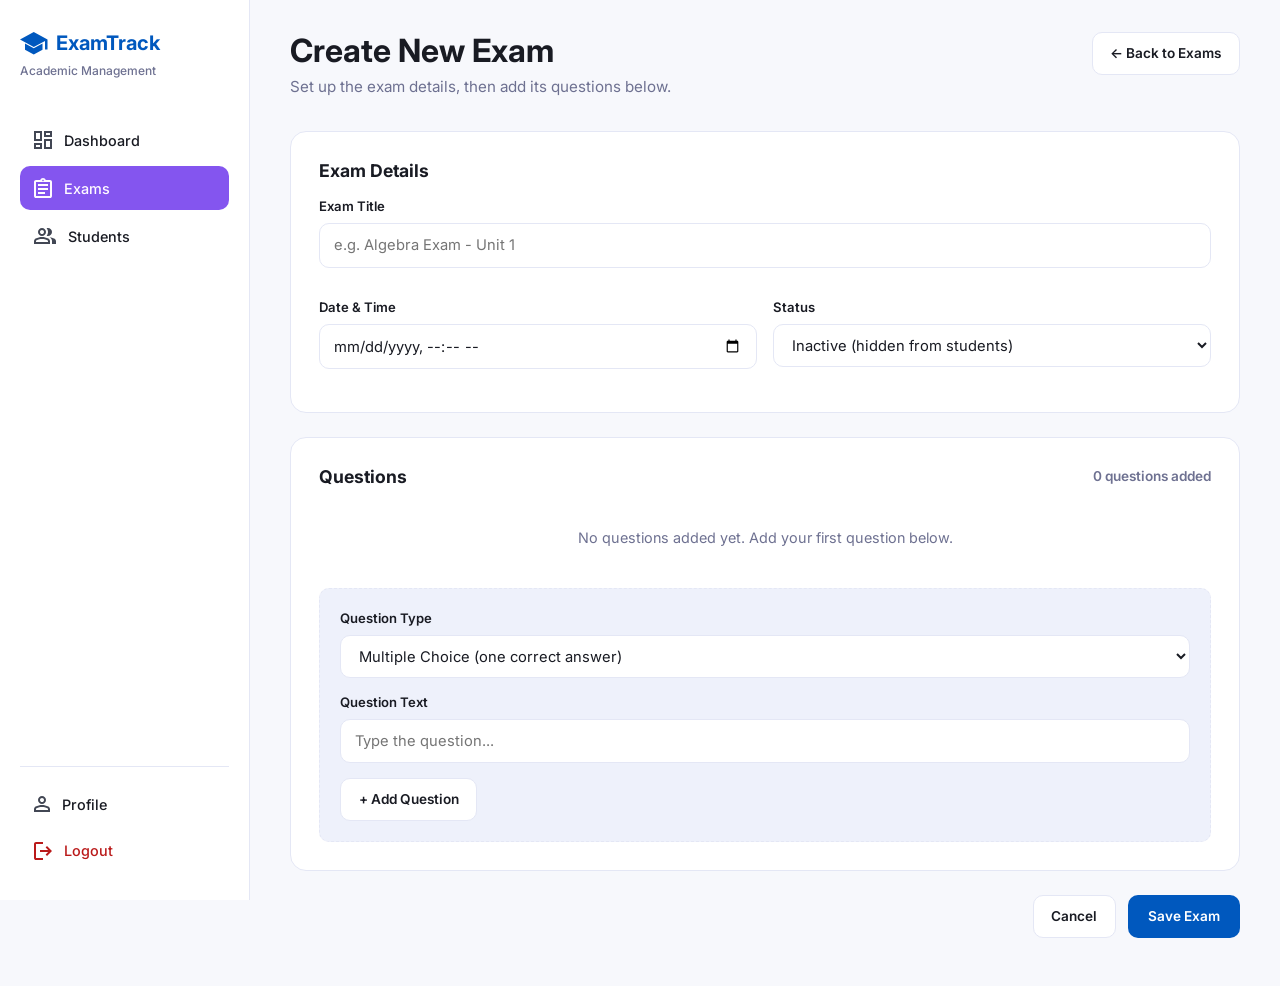
<file: teacher/create-exam.html>
<!doctype html>
<html lang="en">
  <head>
    <meta charset="UTF-8" />
    <meta name="viewport" content="width=device-width, initial-scale=1.0" />
    <title>Create Exam · ExamTrack</title>
    <link
      href="https://cdn.jsdelivr.net/npm/bootstrap@5.3.8/dist/css/bootstrap.min.css"
      rel="stylesheet"
    />
    <link rel="stylesheet" href="../assets/css/teacher.css" />
  </head>

  <body>
    <div class="dashboard">

      <nav class="side-bar">
        <div class="title-dashboard">
          <div class="logo-title">
            <svg class="logo-title" width="28" height="23" viewBox="0 0 28 23" fill="none" xmlns="http://www.w3.org/2000/svg">
              <path d="M25 17.5V8.875L13.75 15L0 7.5L13.75 0L27.5 7.5V17.5H25ZM13.75 22.5L5 17.75V11.5L13.75 16.25L22.5 11.5V17.75L13.75 22.5Z" fill="#0058BE" />
            </svg>
            <p class="title">ExamTrack</p>
          </div>
          <h5 class="subtitle">Academic Management</h5>
        </div>
        <div class="links">
          <div class="link">
            <svg class="logo" width="18" height="18" viewBox="0 0 18 18" fill="none" xmlns="http://www.w3.org/2000/svg">
              <path d="M10 6V0H18V6H10ZM0 10V0H8V10H0ZM10 18V8H18V18H10ZM0 18V12H8V18H0ZM2 8H6V2H2V8ZM12 16H16V10H12V16ZM12 4H16V2H12V4ZM2 16H6V14H2V16Z" fill="#424754" />
            </svg>
            <a href="dashboard.html" class="name-link">Dashboard</a>
          </div>
          <div class="link active">
            <svg class="logo" width="18" height="20" viewBox="0 0 18 20" fill="none" xmlns="http://www.w3.org/2000/svg">
              <path d="M2 20C1.45 20 0.979167 19.8042 0.5875 19.4125C0.195833 19.0208 0 18.55 0 18V4C0 3.45 0.195833 2.97917 0.5875 2.5875C0.979167 2.19583 1.45 2 2 2H6.2C6.41667 1.4 6.77917 0.916667 7.2875 0.55C7.79583 0.183333 8.36667 0 9 0C9.63333 0 10.2042 0.183333 10.7125 0.55C11.2208 0.916667 11.5833 1.4 11.8 2H16C16.55 2 17.0208 2.19583 17.4125 2.5875C17.8042 2.97917 18 3.45 18 4V18C18 18.55 17.8042 19.0208 17.4125 19.4125C17.0208 19.8042 16.55 20 16 20H2ZM2 18H16V4H2V18ZM4 16H11V14H4V16ZM4 12H14V10H4V12ZM4 8H14V6H4V8ZM9 3.25C9.21667 3.25 9.39583 3.17917 9.5375 3.0375C9.67917 2.89583 9.75 2.71667 9.75 2.5C9.75 2.28333 9.67917 2.10417 9.5375 1.9625C9.39583 1.82083 9.21667 1.75 9 1.75C8.78333 1.75 8.60417 1.82083 8.4625 1.9625C8.32083 2.10417 8.25 2.28333 8.25 2.5C8.25 2.71667 8.32083 2.89583 8.4625 3.0375C8.60417 3.17917 8.78333 3.25 9 3.25ZM2 18V4V18Z" fill="#FFFBFF" />
            </svg>
            <a href="exams.html" class="name-link">Exams</a>
          </div>
          <div class="link">
            <svg class="logo" width="22" height="16" viewBox="0 0 22 16" fill="none" xmlns="http://www.w3.org/2000/svg">
              <path d="M0 16V13.2C0 12.6333 0.145833 12.1125 0.4375 11.6375C0.729167 11.1625 1.11667 10.8 1.6 10.55C2.63333 10.0333 3.68333 9.64583 4.75 9.3875C5.81667 9.12917 6.9 9 8 9C9.1 9 10.1833 9.12917 11.25 9.3875C12.3167 9.64583 13.3667 10.0333 14.4 10.55C14.8833 10.8 15.2708 11.1625 15.5625 11.6375C15.8542 12.1125 16 12.6333 16 13.2V16H0ZM18 16V13C18 12.2667 17.7958 11.5625 17.3875 10.8875C16.9792 10.2125 16.4 9.63333 15.65 9.15C16.5 9.25 17.3 9.42083 18.05 9.6625C18.8 9.90417 19.5 10.2 20.15 10.55C20.75 10.8833 21.2083 11.2542 21.525 11.6625C21.8417 12.0708 22 12.5167 22 13V16H18ZM8 8C6.9 8 5.95833 7.60833 5.175 6.825C4.39167 6.04167 4 5.1 4 4C4 2.9 4.39167 1.95833 5.175 1.175C5.95833 0.391667 6.9 0 8 0C9.1 0 10.0417 0.391667 10.825 1.175C11.6083 1.95833 12 2.9 12 4C12 5.1 11.6083 6.04167 10.825 6.825C10.0417 7.60833 9.1 8 8 8ZM18 4C18 5.1 17.6083 6.04167 16.825 6.825C16.0417 7.60833 15.1 8 14 8C13.8167 8 13.5833 7.97917 13.3 7.9375C13.0167 7.89583 12.7833 7.85 12.6 7.8C13.05 7.26667 13.3958 6.675 13.6375 6.025C13.8792 5.375 14 4.7 14 4C14 3.3 13.8792 2.625 13.6375 1.975C13.3958 1.325 13.05 0.733333 12.6 0.2C12.8333 0.116667 13.0667 0.0625 13.3 0.0375C13.5333 0.0125 13.7667 0 14 0C15.1 0 16.0417 0.391667 16.825 1.175C17.6083 1.95833 18 2.9 18 4ZM2 14H14V13.2C14 13.0167 13.9542 12.85 13.8625 12.7C13.7708 12.55 13.65 12.4333 13.5 12.35C12.6 11.9 11.6917 11.5625 10.775 11.3375C9.85833 11.1125 8.93333 11 8 11C7.06667 11 6.14167 11.1125 5.225 11.3375C4.30833 11.5625 3.4 11.9 2.5 12.35C2.35 12.4333 2.22917 12.55 2.1375 12.7C2.04583 12.85 2 13.0167 2 13.2V14ZM8 6C8.55 6 9.02083 5.80417 9.4125 5.4125C9.80417 5.02083 10 4.55 10 4C10 3.45 9.80417 2.97917 9.4125 2.5875C9.02083 2.19583 8.55 2 8 2C7.45 2 6.97917 2.19583 6.5875 2.5875C6.19583 2.97917 6 3.45 6 4C6 4.55 6.19583 5.02083 6.5875 5.4125C6.97917 5.80417 7.45 6 8 6Z" fill="#424754" />
            </svg>
            <a href="students.html" class="name-link">Students</a>
          </div>
        </div>
        <div class="bottom-of-page">
          <div class="link-profile">
            <svg class="logo-profile" width="16" height="16" viewBox="0 0 16 16" fill="none" xmlns="http://www.w3.org/2000/svg">
              <path d="M8 8C6.9 8 5.95833 7.60833 5.175 6.825C4.39167 6.04167 4 5.1 4 4C4 2.9 4.39167 1.95833 5.175 1.175C5.95833 0.391667 6.9 0 8 0C9.1 0 10.0417 0.391667 10.825 1.175C11.6083 1.95833 12 2.9 12 4C12 5.1 11.6083 6.04167 10.825 6.825C10.0417 7.60833 9.1 8 8 8ZM0 16V13.2C0 12.6333 0.145833 12.1125 0.4375 11.6375C0.729167 11.1625 1.11667 10.8 1.6 10.55C2.63333 10.0333 3.68333 9.64583 4.75 9.3875C5.81667 9.12917 6.9 9 8 9C9.1 9 10.1833 9.12917 11.25 9.3875C12.3167 9.64583 13.3667 10.0333 14.4 10.55C14.8833 10.8 15.2708 11.1625 15.5625 11.6375C15.8542 12.1125 16 12.6333 16 13.2V16H0ZM2 14H14V13.2C14 13.0167 13.9542 12.85 13.8625 12.7C13.7708 12.55 13.65 12.4333 13.5 12.35C12.6 11.9 11.6917 11.5625 10.775 11.3375C9.85833 11.1125 8.93333 11 8 11C7.06667 11 6.14167 11.1125 5.225 11.3375C4.30833 11.5625 3.4 11.9 2.5 12.35C2.35 12.4333 2.22917 12.55 2.1375 12.7C2.04583 12.85 2 13.0167 2 13.2V14ZM8 6C8.55 6 9.02083 5.80417 9.4125 5.4125C9.80417 5.02083 10 4.55 10 4C10 3.45 9.80417 2.97917 9.4125 2.5875C9.02083 2.19583 8.55 2 8 2C7.45 2 6.97917 2.19583 6.5875 2.5875C6.19583 2.97917 6 3.45 6 4C6 4.55 6.19583 5.02083 6.5875 5.4125C6.97917 5.80417 7.45 6 8 6Z" fill="#424754" />
            </svg>
            <a href="profile.html" class="name-profile">Profile</a>
          </div>
          <div class="link-logout">
            <svg class="logo-logout" width="18" height="18" viewBox="0 0 18 18" fill="none" xmlns="http://www.w3.org/2000/svg">
              <path d="M2 18C1.45 18 0.979167 17.8042 0.5875 17.4125C0.195833 17.0208 0 16.55 0 16V2C0 1.45 0.195833 0.979167 0.5875 0.5875C0.979167 0.195833 1.45 0 2 0H9V2H2V16H9V18H2ZM13 14L11.625 12.55L14.175 10H6V8H14.175L11.625 5.45L13 4L18 9L13 14Z" fill="#BA1A1A" />
            </svg>
            <a href="#" id="logoutLink" class="name-profile">Logout</a>
          </div>
        </div>
      </nav>

      
      <!-- Main content -->
      <main class="container-content">
        <header class="header">
          <div class="welcome">
            <h1>Create New Exam</h1>
            <p>Set up the exam details, then add its questions below.</p>
          </div>
          <a href="exams.html" class="btn-outline">← Back to Exams</a>
        </header>

        <!-- Exam details -->
        <section class="ce-card">
          <h2 class="ce-card-title">Exam Details</h2>
          <div class="ce-grid">
            <div class="ce-field ce-field-wide">
              <label for="examTitle">Exam Title</label>
              <input type="text" id="examTitle" placeholder="e.g. Algebra Exam - Unit 1" required>
            </div>
            <div class="ce-field">
              <label for="examDateTime">Date &amp; Time</label>
              <input type="datetime-local" id="examDateTime" required>
            </div>
            <div class="ce-field">
              <label for="examStatus">Status</label>
              <select id="examStatus">
                <option value="Inactive" selected>Inactive (hidden from students)</option>
                <option value="Active">Active (visible to students)</option>
              </select>
            </div>
          </div>
        </section>

        <!-- Question builder -->
        <section class="ce-card">
          <div class="ce-card-header">
            <h2 class="ce-card-title">Questions</h2>
            <span class="ce-question-count" id="questionCount">0 questions added</span>
          </div>

          <!-- List of questions added so far -->
          <div id="questionList" class="ce-question-list">
            <p class="ce-empty" id="emptyState">No questions added yet. Add your first question below.</p>
          </div>

          <!-- Add-question form -->
          <div class="ce-add-question">
            <div class="ce-field">
              <label for="qType">Question Type</label>
              <select id="qType">
                <option value="mcq">Multiple Choice (one correct answer)</option>
                <option value="true_false">True / False</option>
                <option value="multiple_answer">Multiple Answers (several correct)</option>
                <option value="short_answer">Short Answer (numeric)</option>
              </select>
            </div>

            <div class="ce-field ce-field-wide">
              <label for="qText">Question Text</label>
              <input type="text" id="qText" placeholder="Type the question...">
            </div>

            <!-- Dynamic area: changes based on qType -->
            <div id="qOptionsArea"></div>

            <button type="button" id="addQuestionBtn" class="btn-outline">+ Add Question</button>
          </div>
        </section>

        <div id="formError" class="ce-error" style="display:none;"></div>

        <div class="ce-actions">
          <a href="exams.html" class="btn-outline">Cancel</a>
          <button type="button" id="saveExamBtn" class="btn-primary">Save Exam</button>
        </div>
      </main>
    </div>

    <script src="../js/core/storage.js"></script>
    <script src="../js/core/auth.js"></script>
    <script src="../js/teacher/create-exam.js"></script>
  </body>
</html>
</file>
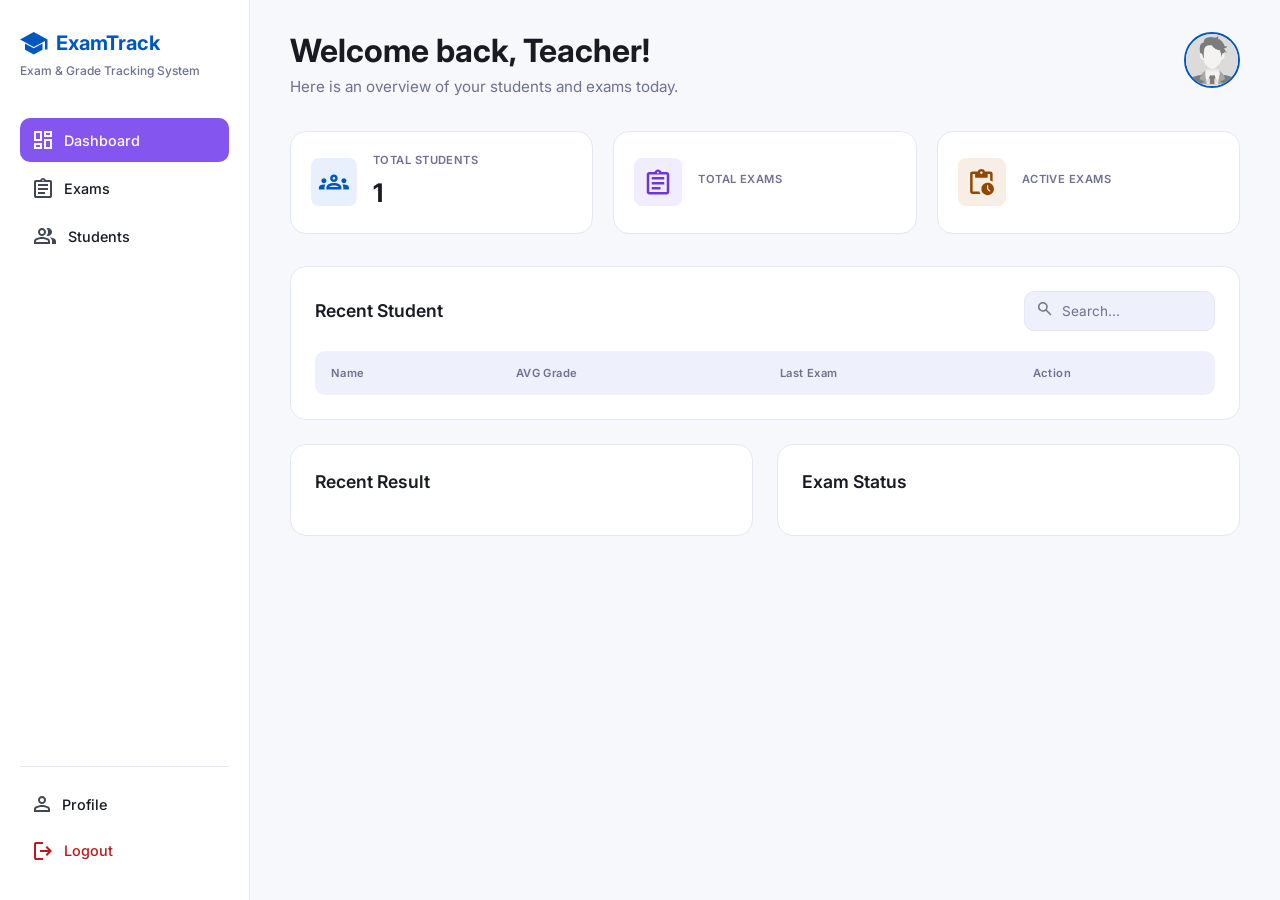
<file: teacher/dashboard.html>
<!doctype html>
<html lang="en">
  <head>
    <meta charset="UTF-8" />
    <meta name="viewport" content="width=device-width, initial-scale=1.0" />
    <title>ExamTrack</title>
    <link
      href="https://cdn.jsdelivr.net/npm/bootstrap@5.3.8/dist/css/bootstrap.min.css"
      rel="stylesheet"
    />
    <link rel="stylesheet" href="../assets/css/teacher.css" />
    <script src="../js/core/storage.js" defer></script>
    <script src="../js/teacher/students.js" defer></script>
  </head>
  <body>
    <div class="dashboard">
      <div class="side-bar">
        <div class="title-dashboard">
          <div class="logo-title">
            <svg
              class="logo-title"
              width="28"
              height="23"
              viewBox="0 0 28 23"
              fill="none"
              xmlns="http://www.w3.org/2000/svg"
            >
              <path
                d="M25 17.5V8.875L13.75 15L0 7.5L13.75 0L27.5 7.5V17.5H25ZM13.75 22.5L5 17.75V11.5L13.75 16.25L22.5 11.5V17.75L13.75 22.5Z"
                fill="#0058BE"
              />
            </svg>
            <p class="title">ExamTrack</p>
          </div>
          <h5 class="subtitle">Exam & Grade Tracking System</h5>
        </div>
        <div class="links">
          <div class="link active">
            <svg
              class="logo"
              width="18"
              height="18"
              viewBox="0 0 18 18"
              fill="none"
              xmlns="http://www.w3.org/2000/svg"
            >
              <path
                d="M10 6V0H18V6H10ZM0 10V0H8V10H0ZM10 18V8H18V18H10ZM0 18V12H8V18H0ZM2 8H6V2H2V8ZM12 16H16V10H12V16ZM12 4H16V2H12V4ZM2 16H6V14H2V16Z"
                fill="#FFFBFF"
              />
            </svg>
            <a href="#" class="name-link">Dashboard</a>
          </div>
          <div class="link">
            <svg
              class="logo"
              width="18"
              height="20"
              viewBox="0 0 18 20"
              fill="none"
              xmlns="http://www.w3.org/2000/svg"
            >
              <path
                d="M2 20C1.45 20 0.979167 19.8042 0.5875 19.4125C0.195833 19.0208 0 18.55 0 18V4C0 3.45 0.195833 2.97917 0.5875 2.5875C0.979167 2.19583 1.45 2 2 2H6.2C6.41667 1.4 6.77917 0.916667 7.2875 0.55C7.79583 0.183333 8.36667 0 9 0C9.63333 0 10.2042 0.183333 10.7125 0.55C11.2208 0.916667 11.5833 1.4 11.8 2H16C16.55 2 17.0208 2.19583 17.4125 2.5875C17.8042 2.97917 18 3.45 18 4V18C18 18.55 17.8042 19.0208 17.4125 19.4125C17.0208 19.8042 16.55 20 16 20H2ZM2 18H16V4H2V18ZM4 16H11V14H4V16ZM4 12H14V10H4V12ZM4 8H14V6H4V8ZM9 3.25C9.21667 3.25 9.39583 3.17917 9.5375 3.0375C9.67917 2.89583 9.75 2.71667 9.75 2.5C9.75 2.28333 9.67917 2.10417 9.5375 1.9625C9.39583 1.82083 9.21667 1.75 9 1.75C8.78333 1.75 8.60417 1.82083 8.4625 1.9625C8.32083 2.10417 8.25 2.28333 8.25 2.5C8.25 2.71667 8.32083 2.89583 8.4625 3.0375C8.60417 3.17917 8.78333 3.25 9 3.25ZM2 18V4V18Z"
                fill="#424754"
              />
            </svg>
            <a href="exams.html" class="name-link">Exams</a>
          </div>
          <div class="link">
            <svg
              class="logo"
              width="22"
              height="16"
              viewBox="0 0 22 16"
              fill="none"
              xmlns="http://www.w3.org/2000/svg"
            >
              <path
                d="M0 16V13.2C0 12.6333 0.145833 12.1125 0.4375 11.6375C0.729167 11.1625 1.11667 10.8 1.6 10.55C2.63333 10.0333 3.68333 9.64583 4.75 9.3875C5.81667 9.12917 6.9 9 8 9C9.1 9 10.1833 9.12917 11.25 9.3875C12.3167 9.64583 13.3667 10.0333 14.4 10.55C14.8833 10.8 15.2708 11.1625 15.5625 11.6375C15.8542 12.1125 16 12.6333 16 13.2V16H0ZM18 16V13C18 12.2667 17.7958 11.5625 17.3875 10.8875C16.9792 10.2125 16.4 9.63333 15.65 9.15C16.5 9.25 17.3 9.42083 18.05 9.6625C18.8 9.90417 19.5 10.2 20.15 10.55C20.75 10.8833 21.2083 11.2542 21.525 11.6625C21.8417 12.0708 22 12.5167 22 13V16H18ZM8 8C6.9 8 5.95833 7.60833 5.175 6.825C4.39167 6.04167 4 5.1 4 4C4 2.9 4.39167 1.95833 5.175 1.175C5.95833 0.391667 6.9 0 8 0C9.1 0 10.0417 0.391667 10.825 1.175C11.6083 1.95833 12 2.9 12 4C12 5.1 11.6083 6.04167 10.825 6.825C10.0417 7.60833 9.1 8 8 8ZM18 4C18 5.1 17.6083 6.04167 16.825 6.825C16.0417 7.60833 15.1 8 14 8C13.8167 8 13.5833 7.97917 13.3 7.9375C13.0167 7.89583 12.7833 7.85 12.6 7.8C13.05 7.26667 13.3958 6.675 13.6375 6.025C13.8792 5.375 14 4.7 14 4C14 3.3 13.8792 2.625 13.6375 1.975C13.3958 1.325 13.05 0.733333 12.6 0.2C12.8333 0.116667 13.0667 0.0625 13.3 0.0375C13.5333 0.0125 13.7667 0 14 0C15.1 0 16.0417 0.391667 16.825 1.175C17.6083 1.95833 18 2.9 18 4ZM2 14H14V13.2C14 13.0167 13.9542 12.85 13.8625 12.7C13.7708 12.55 13.65 12.4333 13.5 12.35C12.6 11.9 11.6917 11.5625 10.775 11.3375C9.85833 11.1125 8.93333 11 8 11C7.06667 11 6.14167 11.1125 5.225 11.3375C4.30833 11.5625 3.4 11.9 2.5 12.35C2.35 12.4333 2.22917 12.55 2.1375 12.7C2.04583 12.85 2 13.0167 2 13.2V14ZM8 6C8.55 6 9.02083 5.80417 9.4125 5.4125C9.80417 5.02083 10 4.55 10 4C10 3.45 9.80417 2.97917 9.4125 2.5875C9.02083 2.19583 8.55 2 8 2C7.45 2 6.97917 2.19583 6.5875 2.5875C6.19583 2.97917 6 3.45 6 4C6 4.55 6.19583 5.02083 6.5875 5.4125C6.97917 5.80417 7.45 6 8 6Z"
                fill="#424754"
              />
            </svg>
            <a href="students.html" class="name-link">Students</a>
          </div>
        </div>
        <div class="bottom-of-page">
          <div class="link-profile">
            <svg
              class="logo-profile"
              width="16"
              height="16"
              viewBox="0 0 16 16"
              fill="none"
              xmlns="http://www.w3.org/2000/svg"
            >
              <path
                d="M8 8C6.9 8 5.95833 7.60833 5.175 6.825C4.39167 6.04167 4 5.1 4 4C4 2.9 4.39167 1.95833 5.175 1.175C5.95833 0.391667 6.9 0 8 0C9.1 0 10.0417 0.391667 10.825 1.175C11.6083 1.95833 12 2.9 12 4C12 5.1 11.6083 6.04167 10.825 6.825C10.0417 7.60833 9.1 8 8 8ZM0 16V13.2C0 12.6333 0.145833 12.1125 0.4375 11.6375C0.729167 11.1625 1.11667 10.8 1.6 10.55C2.63333 10.0333 3.68333 9.64583 4.75 9.3875C5.81667 9.12917 6.9 9 8 9C9.1 9 10.1833 9.12917 11.25 9.3875C12.3167 9.64583 13.3667 10.0333 14.4 10.55C14.8833 10.8 15.2708 11.1625 15.5625 11.6375C15.8542 12.1125 16 12.6333 16 13.2V16H0ZM2 14H14V13.2C14 13.0167 13.9542 12.85 13.8625 12.7C13.7708 12.55 13.65 12.4333 13.5 12.35C12.6 11.9 11.6917 11.5625 10.775 11.3375C9.85833 11.1125 8.93333 11 8 11C7.06667 11 6.14167 11.1125 5.225 11.3375C4.30833 11.5625 3.4 11.9 2.5 12.35C2.35 12.4333 2.22917 12.55 2.1375 12.7C2.04583 12.85 2 13.0167 2 13.2V14ZM8 6C8.55 6 9.02083 5.80417 9.4125 5.4125C9.80417 5.02083 10 4.55 10 4C10 3.45 9.80417 2.97917 9.4125 2.5875C9.02083 2.19583 8.55 2 8 2C7.45 2 6.97917 2.19583 6.5875 2.5875C6.19583 2.97917 6 3.45 6 4C6 4.55 6.19583 5.02083 6.5875 5.4125C6.97917 5.80417 7.45 6 8 6Z"
                fill="#424754"
              />
            </svg>
            <a href="profile.html" class="name-profile">Profile</a>
          </div>
          <div class="link-logout">
            <svg
              class="logo-logout"
              width="18"
              height="18"
              viewBox="0 0 18 18"
              fill="none"
              xmlns="http://www.w3.org/2000/svg"
            >
              <path
                d="M2 18C1.45 18 0.979167 17.8042 0.5875 17.4125C0.195833 17.0208 0 16.55 0 16V2C0 1.45 0.195833 0.979167 0.5875 0.5875C0.979167 0.195833 1.45 0 2 0H9V2H2V16H9V18H2ZM13 14L11.625 12.55L14.175 10H6V8H14.175L11.625 5.45L13 4L18 9L13 14Z"
                fill="#BA1A1A"
              />
            </svg>
            <a href="../index.html" class="name-profile">Logout</a>
          </div>
        </div>
      </div>

      <div class="container-content">
        <div class="header">
          <div class="welcome">
            <h1>Welcome back, Teacher!</h1>
            <p>Here is an overview of your students and exams today.</p>
          </div>
          <img
            class="picture-teacher"
            src="../assets/images/man.jpg"
            alt="User Photo"
          />
        </div>

        <div class="stats-bar">
          <div class="stat">
            <div class="logo-stat">
              <svg
                width="46"
                height="48"
                viewBox="0 0 46 48"
                fill="none"
                xmlns="http://www.w3.org/2000/svg"
              >
                <rect
                  width="45.81"
                  height="48"
                  rx="8"
                  fill="#2170E4"
                  fill-opacity="0.1"
                />
                <path
                  d="M7.90503 31.5V29.5312C7.90503 28.6354 8.36336 27.9062 9.28003 27.3438C10.1967 26.7812 11.405 26.5 12.905 26.5C13.1759 26.5 13.4363 26.5052 13.6863 26.5156C13.9363 26.526 14.1759 26.5521 14.405 26.5938C14.1134 27.0312 13.8946 27.4896 13.7488 27.9688C13.6029 28.4479 13.53 28.9479 13.53 29.4688V31.5H7.90503ZM15.405 31.5V29.4688C15.405 28.8021 15.5873 28.1927 15.9519 27.6406C16.3165 27.0885 16.8321 26.6042 17.4988 26.1875C18.1654 25.7708 18.9623 25.4583 19.8894 25.25C20.8165 25.0417 21.8217 24.9375 22.905 24.9375C24.0092 24.9375 25.0248 25.0417 25.9519 25.25C26.879 25.4583 27.6759 25.7708 28.3425 26.1875C29.0092 26.6042 29.5196 27.0885 29.8738 27.6406C30.2279 28.1927 30.405 28.8021 30.405 29.4688V31.5H15.405ZM32.28 31.5V29.4688C32.28 28.9271 32.2123 28.4167 32.0769 27.9375C31.9415 27.4583 31.7384 27.0104 31.4675 26.5938C31.6967 26.5521 31.9311 26.526 32.1707 26.5156C32.4102 26.5052 32.655 26.5 32.905 26.5C34.405 26.5 35.6134 26.776 36.53 27.3281C37.4467 27.8802 37.905 28.6146 37.905 29.5312V31.5H32.28ZM18.0613 29H27.78C27.5717 28.5833 26.9936 28.2188 26.0457 27.9062C25.0977 27.5938 24.0509 27.4375 22.905 27.4375C21.7592 27.4375 20.7123 27.5938 19.7644 27.9062C18.8165 28.2188 18.2488 28.5833 18.0613 29ZM12.905 25.25C12.2175 25.25 11.629 25.0052 11.1394 24.5156C10.6498 24.026 10.405 23.4375 10.405 22.75C10.405 22.0417 10.6498 21.4479 11.1394 20.9688C11.629 20.4896 12.2175 20.25 12.905 20.25C13.6134 20.25 14.2071 20.4896 14.6863 20.9688C15.1654 21.4479 15.405 22.0417 15.405 22.75C15.405 23.4375 15.1654 24.026 14.6863 24.5156C14.2071 25.0052 13.6134 25.25 12.905 25.25ZM32.905 25.25C32.2175 25.25 31.629 25.0052 31.1394 24.5156C30.6498 24.026 30.405 23.4375 30.405 22.75C30.405 22.0417 30.6498 21.4479 31.1394 20.9688C31.629 20.4896 32.2175 20.25 32.905 20.25C33.6134 20.25 34.2071 20.4896 34.6863 20.9688C35.1654 21.4479 35.405 22.0417 35.405 22.75C35.405 23.4375 35.1654 24.026 34.6863 24.5156C34.2071 25.0052 33.6134 25.25 32.905 25.25ZM22.905 24C21.8634 24 20.9779 23.6354 20.2488 22.9062C19.5196 22.1771 19.155 21.2917 19.155 20.25C19.155 19.1875 19.5196 18.2969 20.2488 17.5781C20.9779 16.8594 21.8634 16.5 22.905 16.5C23.9675 16.5 24.8582 16.8594 25.5769 17.5781C26.2957 18.2969 26.655 19.1875 26.655 20.25C26.655 21.2917 26.2957 22.1771 25.5769 22.9062C24.8582 23.6354 23.9675 24 22.905 24ZM22.905 21.5C23.2592 21.5 23.5561 21.3802 23.7957 21.1406C24.0352 20.901 24.155 20.6042 24.155 20.25C24.155 19.8958 24.0352 19.599 23.7957 19.3594C23.5561 19.1198 23.2592 19 22.905 19C22.5509 19 22.254 19.1198 22.0144 19.3594C21.7748 19.599 21.655 19.8958 21.655 20.25C21.655 20.6042 21.7748 20.901 22.0144 21.1406C22.254 21.3802 22.5509 21.5 22.905 21.5Z"
                  fill="#0058BE"
                />
              </svg>
            </div>
            <div class="description-stat">
              <p class="text-stat">TOTAL STUDENTS</p>
              <p class="total-stat" id="totalStudents"></p>
            </div>
          </div>
          <div class="stat">
            <div class="logo-stat">
              <svg
                width="48"
                height="48"
                viewBox="0 0 48 48"
                fill="none"
                xmlns="http://www.w3.org/2000/svg"
              >
                <rect
                  width="48"
                  height="48"
                  rx="8"
                  fill="#8455EF"
                  fill-opacity="0.1"
                />
                <path
                  d="M15.25 36.5C14.5625 36.5 13.974 36.2552 13.4844 35.7656C12.9948 35.276 12.75 34.6875 12.75 34V16.5C12.75 15.8125 12.9948 15.224 13.4844 14.7344C13.974 14.2448 14.5625 14 15.25 14H20.5C20.7708 13.25 21.224 12.6458 21.8594 12.1875C22.4948 11.7292 23.2083 11.5 24 11.5C24.7917 11.5 25.5052 11.7292 26.1406 12.1875C26.776 12.6458 27.2292 13.25 27.5 14H32.75C33.4375 14 34.026 14.2448 34.5156 14.7344C35.0052 15.224 35.25 15.8125 35.25 16.5V34C35.25 34.6875 35.0052 35.276 34.5156 35.7656C34.026 36.2552 33.4375 36.5 32.75 36.5H15.25ZM15.25 34H32.75V16.5H15.25V34ZM17.75 31.5H26.5V29H17.75V31.5ZM17.75 26.5H30.25V24H17.75V26.5ZM17.75 21.5H30.25V19H17.75V21.5ZM24 15.5625C24.2708 15.5625 24.4948 15.474 24.6719 15.2969C24.849 15.1198 24.9375 14.8958 24.9375 14.625C24.9375 14.3542 24.849 14.1302 24.6719 13.9531C24.4948 13.776 24.2708 13.6875 24 13.6875C23.7292 13.6875 23.5052 13.776 23.3281 13.9531C23.151 14.1302 23.0625 14.3542 23.0625 14.625C23.0625 14.8958 23.151 15.1198 23.3281 15.2969C23.5052 15.474 23.7292 15.5625 24 15.5625ZM15.25 34V16.5V34Z"
                  fill="#6B38D4"
                />
              </svg>
            </div>
            <div class="description-stat">
              <p class="text-stat">TOTAL EXAMS</p>
              <p class="total-stat" id="totalExams"></p>
            </div>
          </div>
          <div class="stat">
            <div class="logo-stat">
              <svg
                width="48"
                height="48"
                viewBox="0 0 48 48"
                fill="none"
                xmlns="http://www.w3.org/2000/svg"
              >
                <rect
                  width="48"
                  height="48"
                  rx="8"
                  fill="#B75B00"
                  fill-opacity="0.1"
                />
                <path
                  d="M29.625 37.125C27.8958 37.125 26.4219 36.5156 25.2031 35.2969C23.9844 34.0781 23.375 32.6042 23.375 30.875C23.375 29.1458 23.9844 27.6719 25.2031 26.4531C26.4219 25.2344 27.8958 24.625 29.625 24.625C31.3542 24.625 32.8281 25.2344 34.0469 26.4531C35.2656 27.6719 35.875 29.1458 35.875 30.875C35.875 32.6042 35.2656 34.0781 34.0469 35.2969C32.8281 36.5156 31.3542 37.125 29.625 37.125ZM31.7188 33.8438L32.5938 32.9688L30.25 30.625V27.125H29V31.125L31.7188 33.8438ZM14.625 35.875C13.9375 35.875 13.349 35.6302 12.8594 35.1406C12.3698 34.651 12.125 34.0625 12.125 33.375V15.875C12.125 15.1875 12.3698 14.599 12.8594 14.1094C13.349 13.6198 13.9375 13.375 14.625 13.375H19.8438C20.0729 12.6458 20.5208 12.0469 21.1875 11.5781C21.8542 11.1094 22.5833 10.875 23.375 10.875C24.2083 10.875 24.9531 11.1094 25.6094 11.5781C26.2656 12.0469 26.7083 12.6458 26.9375 13.375H32.125C32.8125 13.375 33.401 13.6198 33.8906 14.1094C34.3802 14.599 34.625 15.1875 34.625 15.875V23.6875C34.25 23.4167 33.8542 23.1875 33.4375 23C33.0208 22.8125 32.5833 22.6458 32.125 22.5V15.875H29.625V19.625H17.125V15.875H14.625V33.375H21.25C21.3958 33.8333 21.5625 34.2708 21.75 34.6875C21.9375 35.1042 22.1667 35.5 22.4375 35.875H14.625ZM23.375 15.875C23.7292 15.875 24.026 15.7552 24.2656 15.5156C24.5052 15.276 24.625 14.9792 24.625 14.625C24.625 14.2708 24.5052 13.974 24.2656 13.7344C24.026 13.4948 23.7292 13.375 23.375 13.375C23.0208 13.375 22.724 13.4948 22.4844 13.7344C22.2448 13.974 22.125 14.2708 22.125 14.625C22.125 14.9792 22.2448 15.276 22.4844 15.5156C22.724 15.7552 23.0208 15.875 23.375 15.875Z"
                  fill="#924700"
                />
              </svg>
            </div>
            <div class="description-stat">
              <p class="text-stat">ACTIVE EXAMS</p>
              <p class="total-stat" id="activeExams"></p>
            </div>
          </div>
        </div>

        <div class="main-content-grid">
          <div class="section-recent-students">
            <div class="head-recent-student">
              <div class="text-recent-student">
                <p>Recent Student</p>
              </div>
              <div class="container-search-recent-student">
                <div class="icon-search-recent-student">
                  <svg
                    width="14"
                    height="18"
                    viewBox="0 0 14 18"
                    fill="none"
                    xmlns="http://www.w3.org/2000/svg"
                  >
                    <path
                      d="M12.45 13.5L7.725 8.775C7.35 9.075 6.91875 9.3125 6.43125 9.4875C5.94375 9.6625 5.425 9.75 4.875 9.75C3.5125 9.75 2.35938 9.27813 1.41562 8.33438C0.471875 7.39063 0 6.2375 0 4.875C0 3.5125 0.471875 2.35938 1.41562 1.41562C2.35938 0.471875 3.5125 0 4.875 0C6.2375 0 7.39063 0.471875 8.33438 1.41562C9.27813 2.35938 9.75 3.5125 9.75 4.875C9.75 5.425 9.6625 5.94375 9.4875 6.43125C9.3125 6.91875 9.075 7.35 8.775 7.725L13.5 12.45L12.45 13.5ZM4.875 8.25C5.8125 8.25 6.60938 7.92188 7.26562 7.26562C7.92188 6.60938 8.25 5.8125 8.25 4.875C8.25 3.9375 7.92188 3.14062 7.26562 2.48438C6.60938 1.82812 5.8125 1.5 4.875 1.5C3.9375 1.5 3.14062 1.82812 2.48438 2.48438C1.82812 3.14062 1.5 3.9375 1.5 4.875C1.5 5.8125 1.82812 6.60938 2.48438 7.26562C3.14062 7.92188 3.9375 8.25 4.875 8.25Z"
                      fill="#727785"
                    />
                  </svg>
                </div>
                <input
                  type="text"
                  placeholder="Search..."
                  class="input-search-recent-student"
                />
              </div>
            </div>
            <table class="content-recent-student">
              <thead>
                <tr class="header-table-recent-student">
                  <th>Name</th>
                  <th>AVG Grade</th>
                  <th>Last Exam</th>
                  <th>Action</th>
                </tr>
              </thead>

              <tbody id="recentStudentsTable"></tbody>
            </table>
          </div>
          <div class="section-recent-result-left">
            <div class="head-recent-result">
              <p>Recent Result</p>
            </div>
            <div class="content-recent-result" id="recentResults"></div>
          </div>
          <div class="section-status-exams-right">
            <div class="head-status-exams">
              <p>Exam Status</p>
            </div>
            <div class="content-status-exams" id="examStatusContainer"></div>
          </div>
        </div>
      </div>
    </div>

    <script src="https://cdn.jsdelivr.net/npm/bootstrap@5.3.8/dist/js/bootstrap.bundle.min.js"></script>
  </body>
</html>
</file>
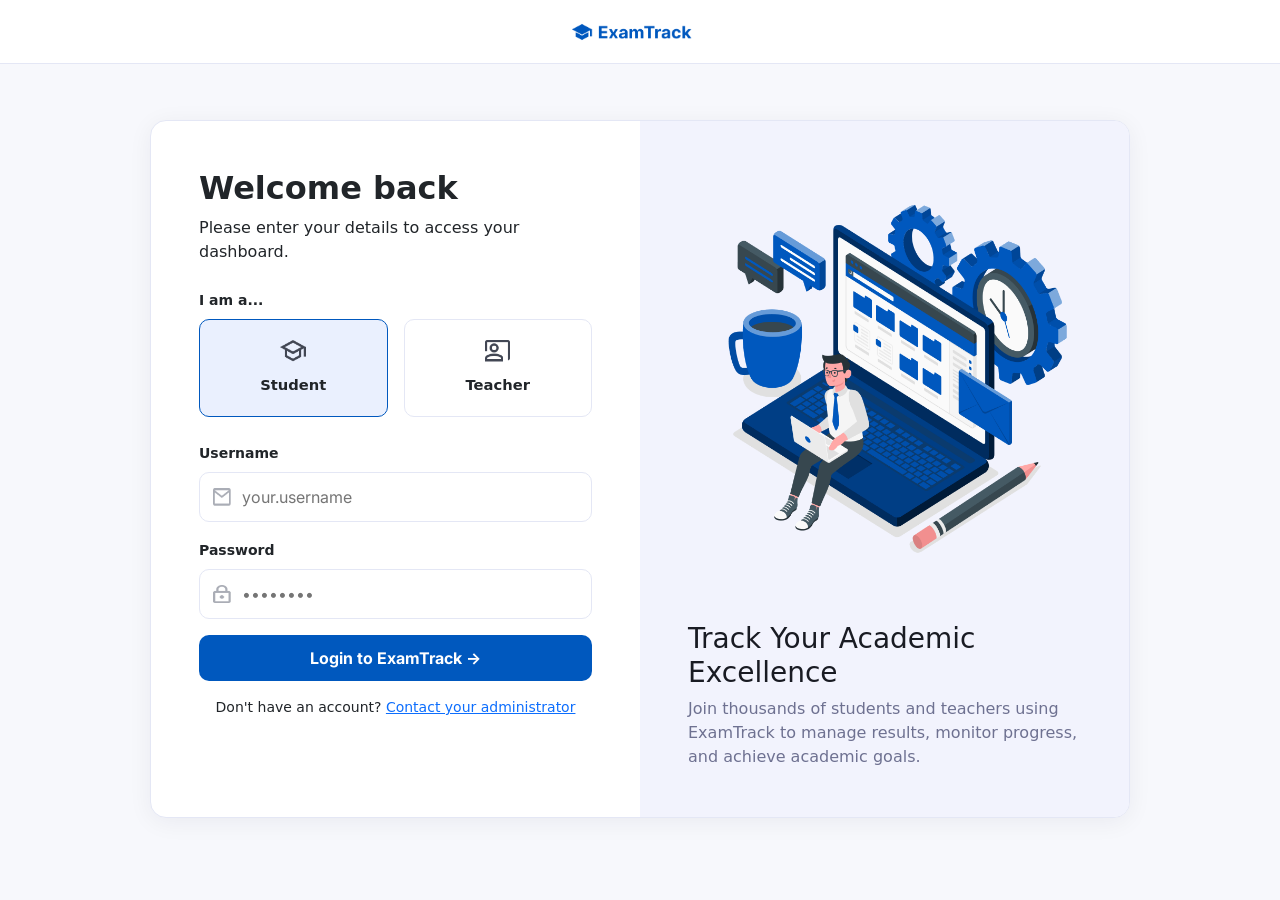
<file: teacher/exams.html>
<!doctype html>
<html lang="en">
  <head>
    <meta charset="UTF-8" />
    <meta name="viewport" content="width=device-width, initial-scale=1.0" />
    <title>Exams Management · ExamTrack</title>
    <link
      href="https://cdn.jsdelivr.net/npm/bootstrap@5.3.8/dist/css/bootstrap.min.css"
      rel="stylesheet"
    />
    <link rel="stylesheet" href="../assets/css/teacher.css" />
   
    <script src="../js/core/storage.js" defer></script>
     <script src="../js/core/auth.js" defer></script>
    <script src="../js/teacher/exams.js" defer></script>
  </head>
  <body>
    <div class="dashboard">
      <!-- Sidebar -->
      <nav class="side-bar">
        <div class="title-dashboard">
          <div class="logo-title">
            <svg
              class="logo-title"
              width="28"
              height="23"
              viewBox="0 0 28 23"
              fill="none"
              xmlns="http://www.w3.org/2000/svg"
            >
              <path
                d="M25 17.5V8.875L13.75 15L0 7.5L13.75 0L27.5 7.5V17.5H25ZM13.75 22.5L5 17.75V11.5L13.75 16.25L22.5 11.5V17.75L13.75 22.5Z"
                fill="#0058BE"
              />
            </svg>
            <p class="title">ExamTrack</p>
          </div>
          <h5 class="subtitle">Academic Management</h5>
        </div>
        <div class="links">
          <div class="link">
            <svg
              class="logo"
              width="18"
              height="18"
              viewBox="0 0 18 18"
              fill="none"
              xmlns="http://www.w3.org/2000/svg"
            >
              <path
                d="M10 6V0H18V6H10ZM0 10V0H8V10H0ZM10 18V8H18V18H10ZM0 18V12H8V18H0ZM2 8H6V2H2V8ZM12 16H16V10H12V16ZM12 4H16V2H12V4ZM2 16H6V14H2V16Z"
                fill="#424754"
              />
            </svg>
            <a href="dashboard.html" class="name-link">Dashboard</a>
          </div>
          <div class="link active">
            <svg
              class="logo"
              width="18"
              height="20"
              viewBox="0 0 18 20"
              fill="none"
              xmlns="http://www.w3.org/2000/svg"
            >
              <path
                d="M2 20C1.45 20 0.979167 19.8042 0.5875 19.4125C0.195833 19.0208 0 18.55 0 18V4C0 3.45 0.195833 2.97917 0.5875 2.5875C0.979167 2.19583 1.45 2 2 2H6.2C6.41667 1.4 6.77917 0.916667 7.2875 0.55C7.79583 0.183333 8.36667 0 9 0C9.63333 0 10.2042 0.183333 10.7125 0.55C11.2208 0.916667 11.5833 1.4 11.8 2H16C16.55 2 17.0208 2.19583 17.4125 2.5875C17.8042 2.97917 18 3.45 18 4V18C18 18.55 17.8042 19.0208 17.4125 19.4125C17.0208 19.8042 16.55 20 16 20H2ZM2 18H16V4H2V18ZM4 16H11V14H4V16ZM4 12H14V10H4V12ZM4 8H14V6H4V8ZM9 3.25C9.21667 3.25 9.39583 3.17917 9.5375 3.0375C9.67917 2.89583 9.75 2.71667 9.75 2.5C9.75 2.28333 9.67917 2.10417 9.5375 1.9625C9.39583 1.82083 9.21667 1.75 9 1.75C8.78333 1.75 8.60417 1.82083 8.4625 1.9625C8.32083 2.10417 8.25 2.28333 8.25 2.5C8.25 2.71667 8.32083 2.89583 8.4625 3.0375C8.60417 3.17917 8.78333 3.25 9 3.25ZM2 18V4V18Z"
                fill="#FFFBFF"
              />
            </svg>
            <a href="exams.html" class="name-link">Exams</a>
          </div>
          <div class="link">
            <svg
              class="logo"
              width="22"
              height="16"
              viewBox="0 0 22 16"
              fill="none"
              xmlns="http://www.w3.org/2000/svg"
            >
              <path
                d="M0 16V13.2C0 12.6333 0.145833 12.1125 0.4375 11.6375C0.729167 11.1625 1.11667 10.8 1.6 10.55C2.63333 10.0333 3.68333 9.64583 4.75 9.3875C5.81667 9.12917 6.9 9 8 9C9.1 9 10.1833 9.12917 11.25 9.3875C12.3167 9.64583 13.3667 10.0333 14.4 10.55C14.8833 10.8 15.2708 11.1625 15.5625 11.6375C15.8542 12.1125 16 12.6333 16 13.2V16H0ZM18 16V13C18 12.2667 17.7958 11.5625 17.3875 10.8875C16.9792 10.2125 16.4 9.63333 15.65 9.15C16.5 9.25 17.3 9.42083 18.05 9.6625C18.8 9.90417 19.5 10.2 20.15 10.55C20.75 10.8833 21.2083 11.2542 21.525 11.6625C21.8417 12.0708 22 12.5167 22 13V16H18ZM8 8C6.9 8 5.95833 7.60833 5.175 6.825C4.39167 6.04167 4 5.1 4 4C4 2.9 4.39167 1.95833 5.175 1.175C5.95833 0.391667 6.9 0 8 0C9.1 0 10.0417 0.391667 10.825 1.175C11.6083 1.95833 12 2.9 12 4C12 5.1 11.6083 6.04167 10.825 6.825C10.0417 7.60833 9.1 8 8 8ZM18 4C18 5.1 17.6083 6.04167 16.825 6.825C16.0417 7.60833 15.1 8 14 8C13.8167 8 13.5833 7.97917 13.3 7.9375C13.0167 7.89583 12.7833 7.85 12.6 7.8C13.05 7.26667 13.3958 6.675 13.6375 6.025C13.8792 5.375 14 4.7 14 4C14 3.3 13.8792 2.625 13.6375 1.975C13.3958 1.325 13.05 0.733333 12.6 0.2C12.8333 0.116667 13.0667 0.0625 13.3 0.0375C13.5333 0.0125 13.7667 0 14 0C15.1 0 16.0417 0.391667 16.825 1.175C17.6083 1.95833 18 2.9 18 4ZM2 14H14V13.2C14 13.0167 13.9542 12.85 13.8625 12.7C13.7708 12.55 13.65 12.4333 13.5 12.35C12.6 11.9 11.6917 11.5625 10.775 11.3375C9.85833 11.1125 8.93333 11 8 11C7.06667 11 6.14167 11.1125 5.225 11.3375C4.30833 11.5625 3.4 11.9 2.5 12.35C2.35 12.4333 2.22917 12.55 2.1375 12.7C2.04583 12.85 2 13.0167 2 13.2V14ZM8 6C8.55 6 9.02083 5.80417 9.4125 5.4125C9.80417 5.02083 10 4.55 10 4C10 3.45 9.80417 2.97917 9.4125 2.5875C9.02083 2.19583 8.55 2 8 2C7.45 2 6.97917 2.19583 6.5875 2.5875C6.19583 2.97917 6 3.45 6 4C6 4.55 6.19583 5.02083 6.5875 5.4125C6.97917 5.80417 7.45 6 8 6Z"
                fill="#424754"
              />
            </svg>
            <a href="students.html" class="name-link">Students</a>
          </div>
        </div>
        <div class="bottom-of-page">
          <div class="link-profile">
            <svg
              class="logo-profile"
              width="16"
              height="16"
              viewBox="0 0 16 16"
              fill="none"
              xmlns="http://www.w3.org/2000/svg"
            >
              <path
                d="M8 8C6.9 8 5.95833 7.60833 5.175 6.825C4.39167 6.04167 4 5.1 4 4C4 2.9 4.39167 1.95833 5.175 1.175C5.95833 0.391667 6.9 0 8 0C9.1 0 10.0417 0.391667 10.825 1.175C11.6083 1.95833 12 2.9 12 4C12 5.1 11.6083 6.04167 10.825 6.825C10.0417 7.60833 9.1 8 8 8ZM0 16V13.2C0 12.6333 0.145833 12.1125 0.4375 11.6375C0.729167 11.1625 1.11667 10.8 1.6 10.55C2.63333 10.0333 3.68333 9.64583 4.75 9.3875C5.81667 9.12917 6.9 9 8 9C9.1 9 10.1833 9.12917 11.25 9.3875C12.3167 9.64583 13.3667 10.0333 14.4 10.55C14.8833 10.8 15.2708 11.1625 15.5625 11.6375C15.8542 12.1125 16 12.6333 16 13.2V16H0ZM2 14H14V13.2C14 13.0167 13.9542 12.85 13.8625 12.7C13.7708 12.55 13.65 12.4333 13.5 12.35C12.6 11.9 11.6917 11.5625 10.775 11.3375C9.85833 11.1125 8.93333 11 8 11C7.06667 11 6.14167 11.1125 5.225 11.3375C4.30833 11.5625 3.4 11.9 2.5 12.35C2.35 12.4333 2.22917 12.55 2.1375 12.7C2.04583 12.85 2 13.0167 2 13.2V14ZM8 6C8.55 6 9.02083 5.80417 9.4125 5.4125C9.80417 5.02083 10 4.55 10 4C10 3.45 9.80417 2.97917 9.4125 2.5875C9.02083 2.19583 8.55 2 8 2C7.45 2 6.97917 2.19583 6.5875 2.5875C6.19583 2.97917 6 3.45 6 4C6 4.55 6.19583 5.02083 6.5875 5.4125C6.97917 5.80417 7.45 6 8 6Z"
                fill="#424754"
              />
            </svg>
            <a href="profile.html" class="name-profile">Profile</a>
          </div>
          <div class="link-logout">
            <svg
              class="logo-logout"
              width="18"
              height="18"
              viewBox="0 0 18 18"
              fill="none"
              xmlns="http://www.w3.org/2000/svg"
            >
              <path
                d="M2 18C1.45 18 0.979167 17.8042 0.5875 17.4125C0.195833 17.0208 0 16.55 0 16V2C0 1.45 0.195833 0.979167 0.5875 0.5875C0.979167 0.195833 1.45 0 2 0H9V2H2V16H9V18H2ZM13 14L11.625 12.55L14.175 10H6V8H14.175L11.625 5.45L13 4L18 9L13 14Z"
                fill="#BA1A1A"
              />
            </svg>
            <a
              href="../index.html"
              class="name-profile"
              onclick="clearSession()"
              >Logout</a
            >
          </div>
        </div>
      </nav>

      <!-- Main content -->
      <main class="container-content">
        <header class="header">
          <div class="welcome">
            <h1>Exams Management</h1>
            <p>
              Create exams, manage their status, and review student submissions.
            </p>
          </div>
          <img
            class="picture-teacher"
            src="../assets/images/man.jpg"
            alt="User Photo"
          />
        </header>

        <div class="justify-end">
          <a href="create-exam.html" class="btn-primary">
            <svg
              width="16"
              height="16"
              viewBox="0 0 24 24"
              fill="none"
              stroke="currentColor"
              stroke-width="2"
              stroke-linecap="round"
              stroke-linejoin="round"
            >
              <line x1="12" y1="5" x2="12" y2="19"></line>
              <line x1="5" y1="12" x2="19" y2="12"></line>
            </svg>
            Create New Exam
          </a>
        </div>

        <!-- Summary stats -->
        <div class="stats-row-plain">
          <div class="stat-inline">
            <div class="logo-stat">
              <svg
                width="48"
                height="48"
                viewBox="0 0 48 48"
                fill="none"
                xmlns="http://www.w3.org/2000/svg"
              >
                <rect
                  width="48"
                  height="48"
                  rx="8"
                  fill="#2170E4"
                  fill-opacity="0.1"
                />
                <g
                  transform="translate(12,12)"
                  stroke="#0058BE"
                  stroke-width="2"
                  stroke-linecap="round"
                  stroke-linejoin="round"
                >
                  <line x1="4" y1="4" x2="4" y2="4"></line>
                  <line x1="9" y1="4" x2="22" y2="4"></line>
                  <line x1="4" y1="12" x2="4" y2="12"></line>
                  <line x1="9" y1="12" x2="22" y2="12"></line>
                  <line x1="4" y1="20" x2="4" y2="20"></line>
                  <line x1="9" y1="20" x2="22" y2="20"></line>
                </g>
              </svg>
            </div>
            <div class="description-stat">
              <p class="stat-label">Total Exams</p>
              <p class="stat-value" id="totalExams"></p>
            </div>
          </div>

          <div class="stat-inline">
            <div class="logo-stat">
              <svg
                width="48"
                height="48"
                viewBox="0 0 48 48"
                fill="none"
                xmlns="http://www.w3.org/2000/svg"
              >
                <rect
                  width="48"
                  height="48"
                  rx="8"
                  fill="#10B981"
                  fill-opacity="0.1"
                />
                <g
                  transform="translate(12,12)"
                  stroke="#0B7A5C"
                  stroke-width="2"
                  fill="none"
                  stroke-linecap="round"
                  stroke-linejoin="round"
                >
                  <circle cx="12" cy="12" r="10"></circle>
                  <polyline points="8 12 11 15 16 9"></polyline>
                </g>
              </svg>
            </div>
            <div class="description-stat">
              <p class="stat-label">Active Exams</p>
              <p class="stat-value" id="activeExams"></p>
            </div>
          </div>

          <div class="stat-inline">
            <div class="logo-stat">
              <svg
                width="48"
                height="48"
                viewBox="0 0 48 48"
                fill="none"
                xmlns="http://www.w3.org/2000/svg"
              >
                <rect
                  width="48"
                  height="48"
                  rx="8"
                  fill="#B75B00"
                  fill-opacity="0.1"
                />
                <g
                  transform="translate(12,12)"
                  stroke="#924700"
                  stroke-width="2"
                  fill="none"
                  stroke-linecap="round"
                  stroke-linejoin="round"
                >
                  <circle cx="12" cy="12" r="10"></circle>
                  <line x1="8" y1="12" x2="16" y2="12"></line>
                </g>
              </svg>
            </div>
            <div class="description-stat">
              <p class="stat-label">Inactive Exams</p>
              <p class="stat-value" id="inactiveExams"></p>
            </div>
          </div>

          <div class="stat-inline">
            <div class="logo-stat">
              <svg
                width="48"
                height="48"
                viewBox="0 0 48 48"
                fill="none"
                xmlns="http://www.w3.org/2000/svg"
              >
                <rect
                  width="48"
                  height="48"
                  rx="8"
                  fill="#8455EF"
                  fill-opacity="0.1"
                />
                <g
                  transform="translate(9,11)"
                  stroke="#6B38D4"
                  stroke-width="2"
                  fill="none"
                  stroke-linecap="round"
                  stroke-linejoin="round"
                >
                  <path d="M17 21v-2a4 4 0 0 0-4-4H5a4 4 0 0 0-4 4v2"></path>
                  <circle cx="9" cy="7" r="4"></circle>
                  <path d="M23 21v-2a4 4 0 0 0-3-3.87"></path>
                  <path d="M16 3.13a4 4 0 0 1 0 7.75"></path>
                </g>
              </svg>
            </div>
            <div class="description-stat">
              <p class="stat-label">Total Submissions</p>
              <p class="stat-value" id="totalSubmissions"></p>
            </div>
          </div>
        </div>

        <!-- Search + filter -->
        <div class="table-toolbar">
          <div class="search-box" >
            <svg
              width="16"
              height="16"
              viewBox="0 0 24 24"
              fill="none"
              stroke="currentColor"
              stroke-width="2"
              stroke-linecap="round"
              stroke-linejoin="round"
            >
              <circle cx="11" cy="11" r="8"></circle>
              <line x1="21" y1="21" x2="16.65" y2="16.65"></line>
            </svg>
            <input type="text" id="examSearchInput" placeholder="Search exams by title..." />
          </div>
          <div class="filter-inline">
            <label for="statusFilter">Filter by status:</label>
            <select id="statusFilter" class="select-filter">
              <option>All Exams</option>
              <option>Active</option>
              <option>Inactive</option>
            </select>
          </div>
        </div>

        <!-- Exams table -->
        <section class="section-recent-students">
          <table class="content-recent-student">
            <thead>
              <tr class="header-table-recent-student">
                <th>Exam Title</th>
                <th>Date and Time</th>
                <th>Questions</th>
                <th>Status</th>
                <th>Submissions</th>
                <th>Actions</th>
              </tr>
            </thead>

            <tbody id="examsTableBody"></tbody>
          </table>
        </section>
      </main>
    </div>

    <script src="https://cdn.jsdelivr.net/npm/bootstrap@5.3.8/dist/js/bootstrap.bundle.min.js"></script>
  </body>
</html>
</file>
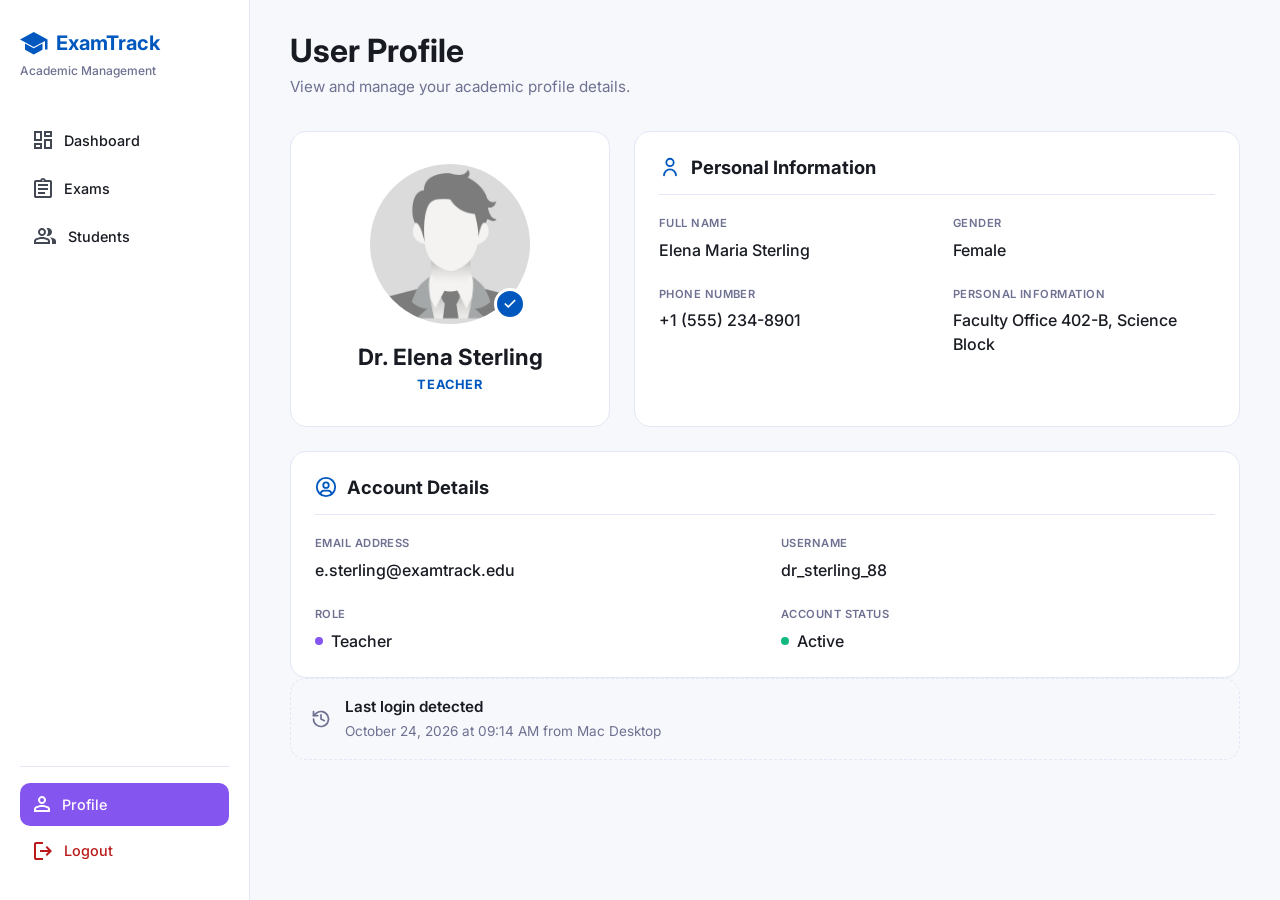
<file: teacher/profile.html>
<!doctype html>
<html lang="en">
  <head>
    <meta charset="UTF-8" />
    <meta name="viewport" content="width=device-width, initial-scale=1.0" />
    <title>User Profile · ExamTrack</title>
    <link
      href="https://cdn.jsdelivr.net/npm/bootstrap@5.3.8/dist/css/bootstrap.min.css"
      rel="stylesheet"
    />
    <link rel="stylesheet" href="../assets/css/teacher.css" />
  </head>
  <body>
    <div class="dashboard">
      <!-- Sidebar -->
      <nav class="side-bar">
        <div class="title-dashboard">
          <div class="logo-title">
            <svg
              class="logo-title"
              width="28"
              height="23"
              viewBox="0 0 28 23"
              fill="none"
              xmlns="http://www.w3.org/2000/svg"
            >
              <path
                d="M25 17.5V8.875L13.75 15L0 7.5L13.75 0L27.5 7.5V17.5H25ZM13.75 22.5L5 17.75V11.5L13.75 16.25L22.5 11.5V17.75L13.75 22.5Z"
                fill="#0058BE"
              />
            </svg>
            <p class="title">ExamTrack</p>
          </div>
          <h5 class="subtitle">Academic Management</h5>
        </div>
        <div class="links">
          <div class="link">
            <svg
              class="logo"
              width="18"
              height="18"
              viewBox="0 0 18 18"
              fill="none"
              xmlns="http://www.w3.org/2000/svg"
            >
              <path
                d="M10 6V0H18V6H10ZM0 10V0H8V10H0ZM10 18V8H18V18H10ZM0 18V12H8V18H0ZM2 8H6V2H2V8ZM12 16H16V10H12V16ZM12 4H16V2H12V4ZM2 16H6V14H2V16Z"
                fill="#424754"
              />
            </svg>
            <a href="dashboard.html" class="name-link">Dashboard</a>
          </div>
          <div class="link">
            <svg
              class="logo"
              width="18"
              height="20"
              viewBox="0 0 18 20"
              fill="none"
              xmlns="http://www.w3.org/2000/svg"
            >
              <path
                d="M2 20C1.45 20 0.979167 19.8042 0.5875 19.4125C0.195833 19.0208 0 18.55 0 18V4C0 3.45 0.195833 2.97917 0.5875 2.5875C0.979167 2.19583 1.45 2 2 2H6.2C6.41667 1.4 6.77917 0.916667 7.2875 0.55C7.79583 0.183333 8.36667 0 9 0C9.63333 0 10.2042 0.183333 10.7125 0.55C11.2208 0.916667 11.5833 1.4 11.8 2H16C16.55 2 17.0208 2.19583 17.4125 2.5875C17.8042 2.97917 18 3.45 18 4V18C18 18.55 17.8042 19.0208 17.4125 19.4125C17.0208 19.8042 16.55 20 16 20H2ZM2 18H16V4H2V18ZM4 16H11V14H4V16ZM4 12H14V10H4V12ZM4 8H14V6H4V8ZM9 3.25C9.21667 3.25 9.39583 3.17917 9.5375 3.0375C9.67917 2.89583 9.75 2.71667 9.75 2.5C9.75 2.28333 9.67917 2.10417 9.5375 1.9625C9.39583 1.82083 9.21667 1.75 9 1.75C8.78333 1.75 8.60417 1.82083 8.4625 1.9625C8.32083 2.10417 8.25 2.28333 8.25 2.5C8.25 2.71667 8.32083 2.89583 8.4625 3.0375C8.60417 3.17917 8.78333 3.25 9 3.25ZM2 18V4V18Z"
                fill="#424754"
              />
            </svg>
            <a href="exams.html" class="name-link">Exams</a>
          </div>
          <div class="link">
            <svg
              class="logo"
              width="22"
              height="16"
              viewBox="0 0 22 16"
              fill="none"
              xmlns="http://www.w3.org/2000/svg"
            >
              <path
                d="M0 16V13.2C0 12.6333 0.145833 12.1125 0.4375 11.6375C0.729167 11.1625 1.11667 10.8 1.6 10.55C2.63333 10.0333 3.68333 9.64583 4.75 9.3875C5.81667 9.12917 6.9 9 8 9C9.1 9 10.1833 9.12917 11.25 9.3875C12.3167 9.64583 13.3667 10.0333 14.4 10.55C14.8833 10.8 15.2708 11.1625 15.5625 11.6375C15.8542 12.1125 16 12.6333 16 13.2V16H0ZM18 16V13C18 12.2667 17.7958 11.5625 17.3875 10.8875C16.9792 10.2125 16.4 9.63333 15.65 9.15C16.5 9.25 17.3 9.42083 18.05 9.6625C18.8 9.90417 19.5 10.2 20.15 10.55C20.75 10.8833 21.2083 11.2542 21.525 11.6625C21.8417 12.0708 22 12.5167 22 13V16H18ZM8 8C6.9 8 5.95833 7.60833 5.175 6.825C4.39167 6.04167 4 5.1 4 4C4 2.9 4.39167 1.95833 5.175 1.175C5.95833 0.391667 6.9 0 8 0C9.1 0 10.0417 0.391667 10.825 1.175C11.6083 1.95833 12 2.9 12 4C12 5.1 11.6083 6.04167 10.825 6.825C10.0417 7.60833 9.1 8 8 8ZM18 4C18 5.1 17.6083 6.04167 16.825 6.825C16.0417 7.60833 15.1 8 14 8C13.8167 8 13.5833 7.97917 13.3 7.9375C13.0167 7.89583 12.7833 7.85 12.6 7.8C13.05 7.26667 13.3958 6.675 13.6375 6.025C13.8792 5.375 14 4.7 14 4C14 3.3 13.8792 2.625 13.6375 1.975C13.3958 1.325 13.05 0.733333 12.6 0.2C12.8333 0.116667 13.0667 0.0625 13.3 0.0375C13.5333 0.0125 13.7667 0 14 0C15.1 0 16.0417 0.391667 16.825 1.175C17.6083 1.95833 18 2.9 18 4ZM2 14H14V13.2C14 13.0167 13.9542 12.85 13.8625 12.7C13.7708 12.55 13.65 12.4333 13.5 12.35C12.6 11.9 11.6917 11.5625 10.775 11.3375C9.85833 11.1125 8.93333 11 8 11C7.06667 11 6.14167 11.1125 5.225 11.3375C4.30833 11.5625 3.4 11.9 2.5 12.35C2.35 12.4333 2.22917 12.55 2.1375 12.7C2.04583 12.85 2 13.0167 2 13.2V14ZM8 6C8.55 6 9.02083 5.80417 9.4125 5.4125C9.80417 5.02083 10 4.55 10 4C10 3.45 9.80417 2.97917 9.4125 2.5875C9.02083 2.19583 8.55 2 8 2C7.45 2 6.97917 2.19583 6.5875 2.5875C6.19583 2.97917 6 3.45 6 4C6 4.55 6.19583 5.02083 6.5875 5.4125C6.97917 5.80417 7.45 6 8 6Z"
                fill="#424754"
              />
            </svg>
            <a href="students.html" class="name-link">Students</a>
          </div>
        </div>
        <div class="bottom-of-page">
          <div class="link-profile active">
            <svg
              class="logo-profile"
              width="16"
              height="16"
              viewBox="0 0 16 16"
              fill="none"
              xmlns="http://www.w3.org/2000/svg"
            >
              <path
                d="M8 8C6.9 8 5.95833 7.60833 5.175 6.825C4.39167 6.04167 4 5.1 4 4C4 2.9 4.39167 1.95833 5.175 1.175C5.95833 0.391667 6.9 0 8 0C9.1 0 10.0417 0.391667 10.825 1.175C11.6083 1.95833 12 2.9 12 4C12 5.1 11.6083 6.04167 10.825 6.825C10.0417 7.60833 9.1 8 8 8ZM0 16V13.2C0 12.6333 0.145833 12.1125 0.4375 11.6375C0.729167 11.1625 1.11667 10.8 1.6 10.55C2.63333 10.0333 3.68333 9.64583 4.75 9.3875C5.81667 9.12917 6.9 9 8 9C9.1 9 10.1833 9.12917 11.25 9.3875C12.3167 9.64583 13.3667 10.0333 14.4 10.55C14.8833 10.8 15.2708 11.1625 15.5625 11.6375C15.8542 12.1125 16 12.6333 16 13.2V16H0ZM2 14H14V13.2C14 13.0167 13.9542 12.85 13.8625 12.7C13.7708 12.55 13.65 12.4333 13.5 12.35C12.6 11.9 11.6917 11.5625 10.775 11.3375C9.85833 11.1125 8.93333 11 8 11C7.06667 11 6.14167 11.1125 5.225 11.3375C4.30833 11.5625 3.4 11.9 2.5 12.35C2.35 12.4333 2.22917 12.55 2.1375 12.7C2.04583 12.85 2 13.0167 2 13.2V14ZM8 6C8.55 6 9.02083 5.80417 9.4125 5.4125C9.80417 5.02083 10 4.55 10 4C10 3.45 9.80417 2.97917 9.4125 2.5875C9.02083 2.19583 8.55 2 8 2C7.45 2 6.97917 2.19583 6.5875 2.5875C6.19583 2.97917 6 3.45 6 4C6 4.55 6.19583 5.02083 6.5875 5.4125C6.97917 5.80417 7.45 6 8 6Z"
                fill="#424754"
              />
            </svg>
            <a href="profile.html" class="name-profile">Profile</a>
          </div>
          <div class="link-logout">
            <svg
              class="logo-logout"
              width="18"
              height="18"
              viewBox="0 0 18 18"
              fill="none"
              xmlns="http://www.w3.org/2000/svg"
            >
              <path
                d="M2 18C1.45 18 0.979167 17.8042 0.5875 17.4125C0.195833 17.0208 0 16.55 0 16V2C0 1.45 0.195833 0.979167 0.5875 0.5875C0.979167 0.195833 1.45 0 2 0H9V2H2V16H9V18H2ZM13 14L11.625 12.55L14.175 10H6V8H14.175L11.625 5.45L13 4L18 9L13 14Z"
                fill="#BA1A1A"
              />
            </svg>
            <a href="../index.html" class="name-profile">Logout</a>
          </div>
        </div>
      </nav>

      <!-- Main content -->
      <main class="container-content">
        <header class="header">
          <div class="welcome">
            <h1>User Profile</h1>
            <p>View and manage your academic profile details.</p>
          </div>
        </header>

        <section class="profile-top-grid">
          <!-- Profile card -->
          <div class="profile-card">
            <div class="profile-avatar-wrap">
              <img
                class="profile-avatar"
                src="../assets/images/man.jpg"
                alt="Dr. Elena Sterling"
              />
              <span class="verified-badge" title="Verified account">
                <svg
                  width="14"
                  height="14"
                  viewBox="0 0 24 24"
                  fill="none"
                  stroke="currentColor"
                  stroke-width="3"
                  stroke-linecap="round"
                  stroke-linejoin="round"
                >
                  <polyline points="20 6 9 17 4 12"></polyline>
                </svg>
              </span>
            </div>
            <h2 class="profile-name">Dr. Elena Sterling</h2>
            <p class="profile-role">Teacher</p>
          </div>

          <!-- Personal information -->
          <div class="info-card">
            <div class="info-card-header">
              <svg
                width="22"
                height="22"
                viewBox="0 0 24 24"
                fill="none"
                stroke="currentColor"
                stroke-width="2"
                stroke-linecap="round"
                stroke-linejoin="round"
              >
                <circle cx="12" cy="7" r="4"></circle>
                <path d="M5.5 21a6.5 6.5 0 0 1 13 0"></path>
              </svg>
              <h2>Personal Information</h2>
            </div>
            <div class="info-grid">
              <div class="info-item">
                <p class="info-label">Full Name</p>
                <p class="info-value">Elena Maria Sterling</p>
              </div>
              <div class="info-item">
                <p class="info-label">Gender</p>
                <p class="info-value">Female</p>
              </div>
              <div class="info-item">
                <p class="info-label">Phone Number</p>
                <p class="info-value">+1 (555) 234-8901</p>
              </div>
              <div class="info-item">
                <p class="info-label">Personal Information</p>
                <p class="info-value">Faculty Office 402-B, Science Block</p>
              </div>
            </div>
          </div>
        </section>

        <!-- Account details -->
        <section class="info-card">
          <div class="info-card-header">
            <svg
              width="22"
              height="22"
              viewBox="0 0 24 24"
              fill="none"
              stroke="currentColor"
              stroke-width="2"
              stroke-linecap="round"
              stroke-linejoin="round"
            >
              <circle cx="12" cy="12" r="10"></circle>
              <circle cx="12" cy="10" r="3"></circle>
              <path
                d="M6.168 18.849A4 4 0 0 1 10 16h4a4 4 0 0 1 3.834 2.855"
              ></path>
            </svg>
            <h2>Account Details</h2>
          </div>
          <div class="info-grid">
            <div class="info-item">
              <p class="info-label">Email Address</p>
              <p class="info-value">e.sterling@examtrack.edu</p>
            </div>
            <div class="info-item">
              <p class="info-label">Username</p>
              <p class="info-value">dr_sterling_88</p>
            </div>
            <div class="info-item">
              <p class="info-label">Role</p>
              <p class="info-value with-dot">
                <span class="status-dot purple"></span>Teacher
              </p>
            </div>
            <div class="info-item">
              <p class="info-label">Account Status</p>
              <p class="info-value with-dot">
                <span class="status-dot green"></span>Active
              </p>
            </div>
          </div>
        </section>

        <!-- Last login -->
        <div class="last-login-box">
          <svg
            width="20"
            height="20"
            viewBox="0 0 24 24"
            fill="none"
            stroke="currentColor"
            stroke-width="2"
            stroke-linecap="round"
            stroke-linejoin="round"
          >
            <path d="M3 12a9 9 0 1 0 3-6.7L3 8"></path>
            <path d="M3 3v5h5"></path>
            <path d="M12 7v5l4 2"></path>
          </svg>
          <div>
            <p class="last-login-title">Last login detected</p>
            <p class="last-login-sub">
              October 24, 2026 at 09:14 AM from Mac Desktop
            </p>
          </div>
        </div>
      </main>
    </div>

    <script src="https://cdn.jsdelivr.net/npm/bootstrap@5.3.8/dist/js/bootstrap.bundle.min.js"></script>
  </body>
</html>
</file>
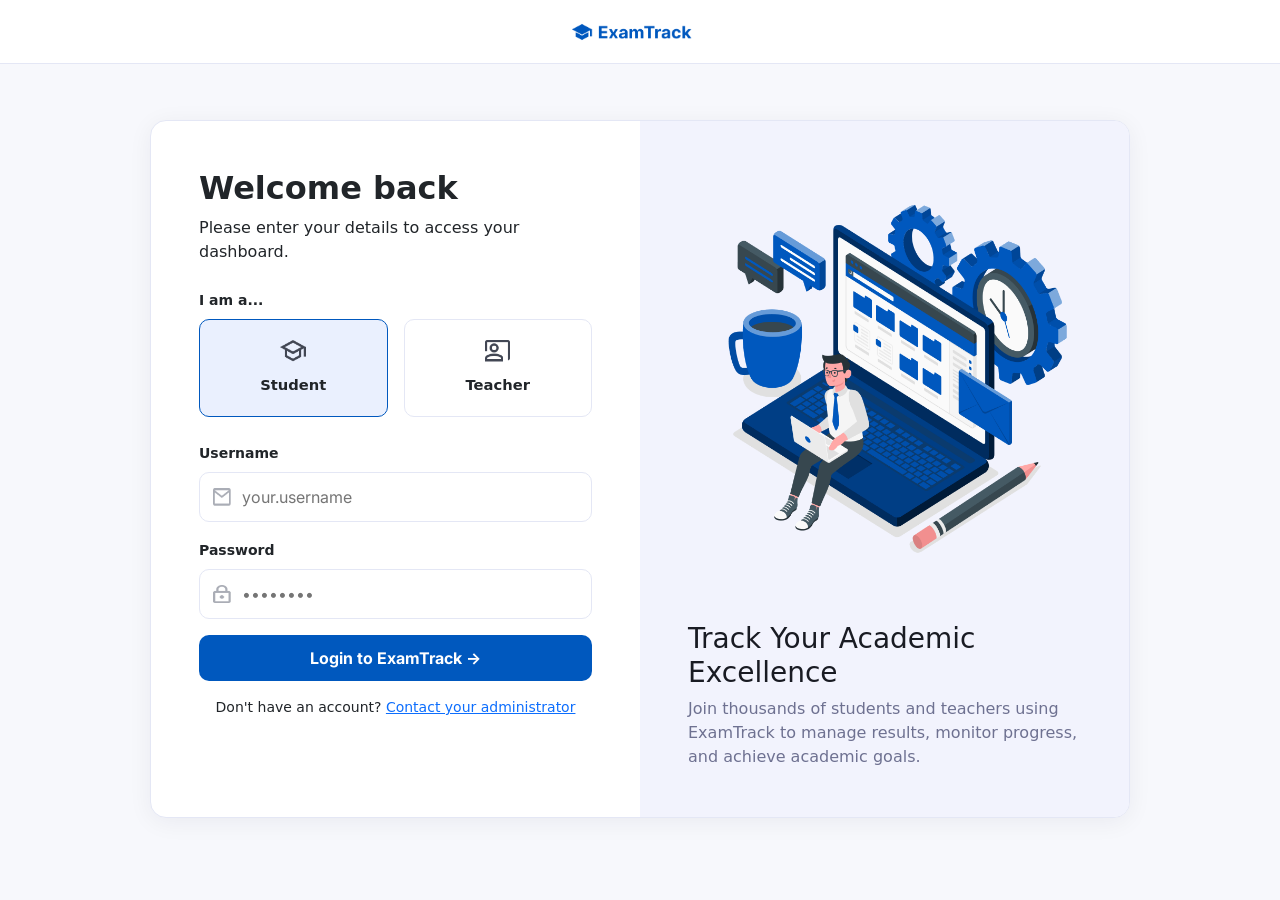
<file: teacher/student-details.html>
<!doctype html>
<html lang="en">
  <head>
    <meta charset="UTF-8" />
    <meta name="viewport" content="width=device-width, initial-scale=1.0" />
    <title>Student Details · ExamTrack</title>
    <link
      href="https://cdn.jsdelivr.net/npm/bootstrap@5.3.8/dist/css/bootstrap.min.css"
      rel="stylesheet"
    />
    <link rel="stylesheet" href="../assets/css/teacher.css" />
    <script src="../js/core/storage.js" defer></script>
    <script src="../js/core/auth.js" defer></script>
    <script src="../js/teacher/student-details.js" defer></script>
  </head>
  <body>
    <div class="dashboard">
      <!-- Sidebar -->
      <nav class="side-bar">
        <div class="title-dashboard">
          <div class="logo-title">
            <svg class="logo-title" width="28" height="23" viewBox="0 0 28 23" fill="none" xmlns="http://www.w3.org/2000/svg">
              <path d="M25 17.5V8.875L13.75 15L0 7.5L13.75 0L27.5 7.5V17.5H25ZM13.75 22.5L5 17.75V11.5L13.75 16.25L22.5 11.5V17.75L13.75 22.5Z" fill="#0058BE" />
            </svg>
            <p class="title">ExamTrack</p>
          </div>
          <h5 class="subtitle">Academic Management</h5>
        </div>
        <div class="links">
          <div class="link">
            <svg class="logo" width="18" height="18" viewBox="0 0 18 18" fill="none" xmlns="http://www.w3.org/2000/svg">
              <path d="M10 6V0H18V6H10ZM0 10V0H8V10H0ZM10 18V8H18V18H10ZM0 18V12H8V18H0ZM2 8H6V2H2V8ZM12 16H16V10H12V16ZM12 4H16V2H12V4ZM2 16H6V14H2V16Z" fill="#424754" />
            </svg>
            <a href="dashboard.html" class="name-link">Dashboard</a>
          </div>
          <div class="link">
            <svg class="logo" width="18" height="20" viewBox="0 0 18 20" fill="none" xmlns="http://www.w3.org/2000/svg">
              <path d="M2 20C1.45 20 0.979167 19.8042 0.5875 19.4125C0.195833 19.0208 0 18.55 0 18V4C0 3.45 0.195833 2.97917 0.5875 2.5875C0.979167 2.19583 1.45 2 2 2H6.2C6.41667 1.4 6.77917 0.916667 7.2875 0.55C7.79583 0.183333 8.36667 0 9 0C9.63333 0 10.2042 0.183333 10.7125 0.55C11.2208 0.916667 11.5833 1.4 11.8 2H16C16.55 2 17.0208 2.19583 17.4125 2.5875C17.8042 2.97917 18 3.45 18 4V18C18 18.55 17.8042 19.0208 17.4125 19.4125C17.0208 19.8042 16.55 20 16 20H2ZM2 18H16V4H2V18ZM4 16H11V14H4V16ZM4 12H14V10H4V12ZM4 8H14V6H4V8ZM9 3.25C9.21667 3.25 9.39583 3.17917 9.5375 3.0375C9.67917 2.89583 9.75 2.71667 9.75 2.5C9.75 2.28333 9.67917 2.10417 9.5375 1.9625C9.39583 1.82083 9.21667 1.75 9 1.75C8.78333 1.75 8.60417 1.82083 8.4625 1.9625C8.32083 2.10417 8.25 2.28333 8.25 2.5C8.25 2.71667 8.32083 2.89583 8.4625 3.0375C8.60417 3.17917 8.78333 3.25 9 3.25ZM2 18V4V18Z" fill="#424754" />
            </svg>
            <a href="exams.html" class="name-link">Exams</a>
          </div>
          <div class="link active">
            <svg class="logo" width="22" height="16" viewBox="0 0 22 16" fill="none" xmlns="http://www.w3.org/2000/svg">
              <path d="M0 16V13.2C0 12.6333 0.145833 12.1125 0.4375 11.6375C0.729167 11.1625 1.11667 10.8 1.6 10.55C2.63333 10.0333 3.68333 9.64583 4.75 9.3875C5.81667 9.12917 6.9 9 8 9C9.1 9 10.1833 9.12917 11.25 9.3875C12.3167 9.64583 13.3667 10.0333 14.4 10.55C14.8833 10.8 15.2708 11.1625 15.5625 11.6375C15.8542 12.1125 16 12.6333 16 13.2V16H0ZM18 16V13C18 12.2667 17.7958 11.5625 17.3875 10.8875C16.9792 10.2125 16.4 9.63333 15.65 9.15C16.5 9.25 17.3 9.42083 18.05 9.6625C18.8 9.90417 19.5 10.2 20.15 10.55C20.75 10.8833 21.2083 11.2542 21.525 11.6625C21.8417 12.0708 22 12.5167 22 13V16H18ZM8 8C6.9 8 5.95833 7.60833 5.175 6.825C4.39167 6.04167 4 5.1 4 4C4 2.9 4.39167 1.95833 5.175 1.175C5.95833 0.391667 6.9 0 8 0C9.1 0 10.0417 0.391667 10.825 1.175C11.6083 1.95833 12 2.9 12 4C12 5.1 11.6083 6.04167 10.825 6.825C10.0417 7.60833 9.1 8 8 8ZM18 4C18 5.1 17.6083 6.04167 16.825 6.825C16.0417 7.60833 15.1 8 14 8C13.8167 8 13.5833 7.97917 13.3 7.9375C13.0167 7.89583 12.7833 7.85 12.6 7.8C13.05 7.26667 13.3958 6.675 13.6375 6.025C13.8792 5.375 14 4.7 14 4C14 3.3 13.8792 2.625 13.6375 1.975C13.3958 1.325 13.05 0.733333 12.6 0.2C12.8333 0.116667 13.0667 0.0625 13.3 0.0375C13.5333 0.0125 13.7667 0 14 0C15.1 0 16.0417 0.391667 16.825 1.175C17.6083 1.95833 18 2.9 18 4ZM2 14H14V13.2C14 13.0167 13.9542 12.85 13.8625 12.7C13.7708 12.55 13.65 12.4333 13.5 12.35C12.6 11.9 11.6917 11.5625 10.775 11.3375C9.85833 11.1125 8.93333 11 8 11C7.06667 11 6.14167 11.1125 5.225 11.3375C4.30833 11.5625 3.4 11.9 2.5 12.35C2.35 12.4333 2.22917 12.55 2.1375 12.7C2.04583 12.85 2 13.0167 2 13.2V14ZM8 6C8.55 6 9.02083 5.80417 9.4125 5.4125C9.80417 5.02083 10 4.55 10 4C10 3.45 9.80417 2.97917 9.4125 2.5875C9.02083 2.19583 8.55 2 8 2C7.45 2 6.97917 2.19583 6.5875 2.5875C6.19583 2.97917 6 3.45 6 4C6 4.55 6.19583 5.02083 6.5875 5.4125C6.97917 5.80417 7.45 6 8 6Z" fill="#FFFBFF" />
            </svg>
            <a href="students.html" class="name-link">Students</a>
          </div>
        </div>
        <div class="bottom-of-page">
          <div class="link-profile">
            <svg class="logo-profile" width="16" height="16" viewBox="0 0 16 16" fill="none" xmlns="http://www.w3.org/2000/svg">
              <path d="M8 8C6.9 8 5.95833 7.60833 5.175 6.825C4.39167 6.04167 4 5.1 4 4C4 2.9 4.39167 1.95833 5.175 1.175C5.95833 0.391667 6.9 0 8 0C9.1 0 10.0417 0.391667 10.825 1.175C11.6083 1.95833 12 2.9 12 4C12 5.1 11.6083 6.04167 10.825 6.825C10.0417 7.60833 9.1 8 8 8ZM0 16V13.2C0 12.6333 0.145833 12.1125 0.4375 11.6375C0.729167 11.1625 1.11667 10.8 1.6 10.55C2.63333 10.0333 3.68333 9.64583 4.75 9.3875C5.81667 9.12917 6.9 9 8 9C9.1 9 10.1833 9.12917 11.25 9.3875C12.3167 9.64583 13.3667 10.0333 14.4 10.55C14.8833 10.8 15.2708 11.1625 15.5625 11.6375C15.8542 12.1125 16 12.6333 16 13.2V16H0ZM2 14H14V13.2C14 13.0167 13.9542 12.85 13.8625 12.7C13.7708 12.55 13.65 12.4333 13.5 12.35C12.6 11.9 11.6917 11.5625 10.775 11.3375C9.85833 11.1125 8.93333 11 8 11C7.06667 11 6.14167 11.1125 5.225 11.3375C4.30833 11.5625 3.4 11.9 2.5 12.35C2.35 12.4333 2.22917 12.55 2.1375 12.7C2.04583 12.85 2 13.0167 2 13.2V14ZM8 6C8.55 6 9.02083 5.80417 9.4125 5.4125C9.80417 5.02083 10 4.55 10 4C10 3.45 9.80417 2.97917 9.4125 2.5875C9.02083 2.19583 8.55 2 8 2C7.45 2 6.97917 2.19583 6.5875 2.5875C6.19583 2.97917 6 3.45 6 4C6 4.55 6.19583 5.02083 6.5875 5.4125C6.97917 5.80417 7.45 6 8 6Z" fill="#424754" />
            </svg>
            <a href="profile.html" class="name-profile">Profile</a>
          </div>
          <div class="link-logout">
            <svg class="logo-logout" width="18" height="18" viewBox="0 0 18 18" fill="none" xmlns="http://www.w3.org/2000/svg">
              <path d="M2 18C1.45 18 0.979167 17.8042 0.5875 17.4125C0.195833 17.0208 0 16.55 0 16V2C0 1.45 0.195833 0.979167 0.5875 0.5875C0.979167 0.195833 1.45 0 2 0H9V2H2V16H9V18H2ZM13 14L11.625 12.55L14.175 10H6V8H14.175L11.625 5.45L13 4L18 9L13 14Z" fill="#BA1A1A" />
            </svg>
            <a href="../index.html" class="name-profile" id="logoutLink" onclick="clearSession()">Logout</a>
          </div>
        </div>
      </nav>

      <!-- Main content -->
      <main class="container-content">
        <header class="header">
          <div class="welcome">
            <h1 id="studentPageTitle">Student Details</h1>
            <p>Full exam history and answer review for this student.</p>
          </div>
          <a href="students.html" class="btn-outline">← Back to Students</a>
        </header>

        <div id="pageContent">
          <!-- ==== Student info card ==== -->
          <section class="info-card" style="margin-bottom: 1.5rem;">
            <div class="info-card-header">
              <svg width="20" height="20" viewBox="0 0 24 24" fill="none" stroke="currentColor" stroke-width="2" stroke-linecap="round" stroke-linejoin="round">
                <path d="M20 21v-2a4 4 0 0 0-4-4H8a4 4 0 0 0-4 4v2"></path>
                <circle cx="12" cy="7" r="4"></circle>
              </svg>
              <h2>Student Information</h2>
            </div>
            <div class="info-grid">
              <div class="info-item">
                <span class="info-label">FULL NAME</span>
                <p class="info-value" id="studentName">-</p>
              </div>
              <div class="info-item">
                <span class="info-label">GENDER</span>
                <p class="info-value" id="studentGender">-</p>
              </div>
              <div class="info-item">
                <span class="info-label">NATIONAL ID</span>
                <p class="info-value" id="studentNationalId">-</p>
              </div>
              <div class="info-item">
                <span class="info-label">PHONE NUMBER</span>
                <p class="info-value" id="studentPhone">-</p>
              </div>
              <div class="info-item">
                <span class="info-label">USERNAME</span>
                <p class="info-value" id="studentUsername">-</p>
              </div>
              <div class="info-item">
                <span class="info-label">AVERAGE SCORE</span>
                <p class="info-value" id="studentAverage">-</p>
              </div>
            </div>
          </section>

          <!-- ==== Summary stats ==== -->
          <div class="stats-row-plain">
            <div class="stat-inline">
              <div class="description-stat">
                <p class="stat-label">Exams Taken</p>
                <p class="stat-value" id="statExamsTaken">0</p>
              </div>
            </div>
            <div class="stat-inline">
              <div class="description-stat">
                <p class="stat-label">Passed</p>
                <p class="stat-value" id="statPassed">0</p>
              </div>
            </div>
            <div class="stat-inline">
              <div class="description-stat">
                <p class="stat-label">Failed</p>
                <p class="stat-value" id="statFailed">0</p>
              </div>
            </div>
          </div>

          <!-- ==== Exam history ==== -->
          <section class="ce-card">
            <h2 class="ce-card-title">Exam History</h2>
            <div id="examHistoryList">
              <!-- filled by student-details.js -->
            </div>
          </section>
        </div>

        <div id="notFoundMessage" class="ce-card" style="display:none; text-align:center;">
          <p class="mb-0">This student could not be found.</p>
        </div>
      </main>
    </div>

    <script src="https://cdn.jsdelivr.net/npm/bootstrap@5.3.8/dist/js/bootstrap.bundle.min.js"></script>
  </body>
</html>
</file>
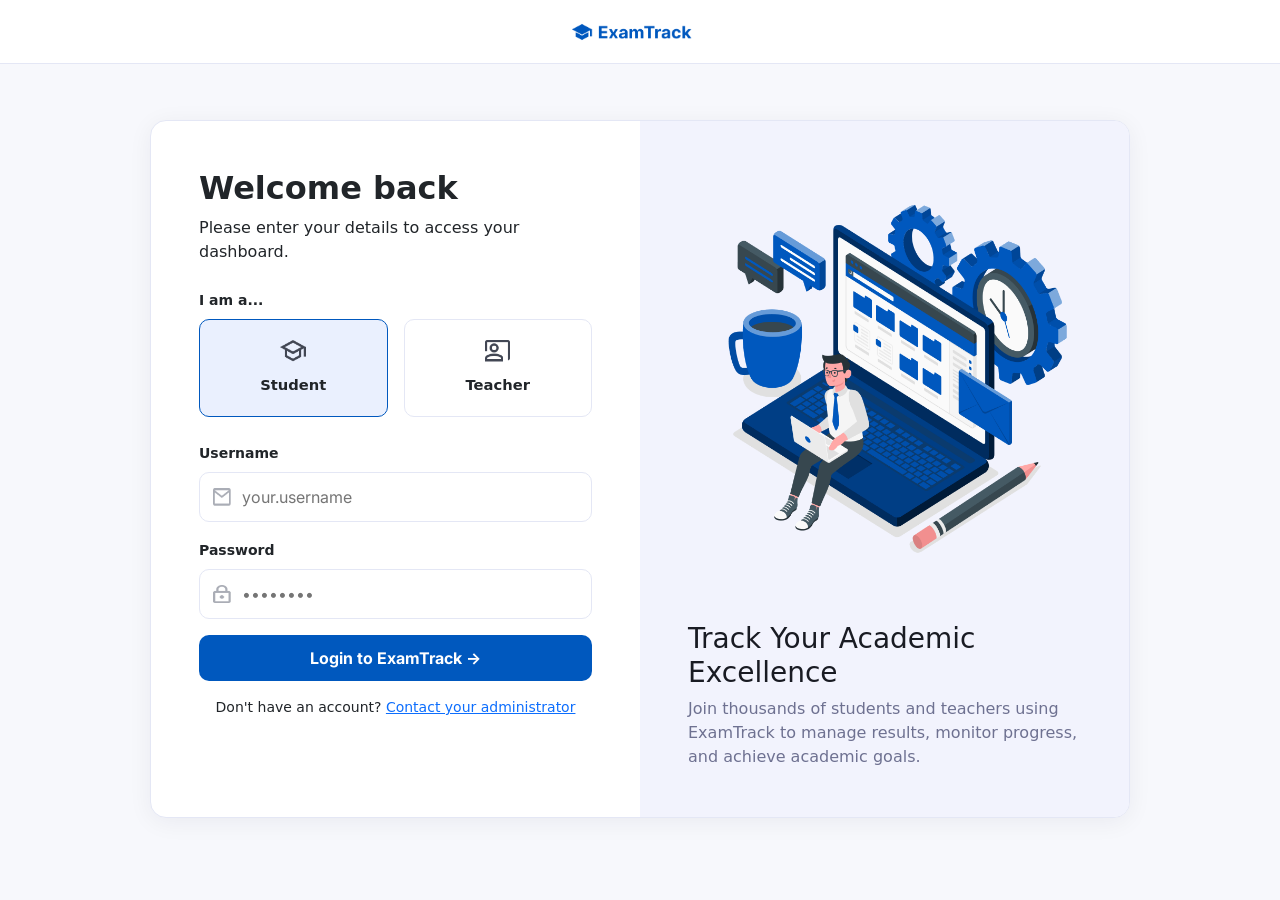
<file: teacher/students.html>
<!doctype html>
<html lang="en">
  <head>
    <meta charset="UTF-8" />
    <meta name="viewport" content="width=device-width, initial-scale=1.0" />
    <title>Students Management · ExamTrack</title>
    <link
      href="https://cdn.jsdelivr.net/npm/bootstrap@5.3.8/dist/css/bootstrap.min.css"
      rel="stylesheet"
    />
    <link rel="stylesheet" href="../assets/css/teacher.css" />
    <script src="../js/core/storage.js" defer></script>
    <script src="../js/core/auth.js" defer></script>
    <script src="../js/teacher/students.js" defer></script>
  </head>
  <body>
    <div class="dashboard">
      <!-- Sidebar -->
      <nav class="side-bar">
        <div class="title-dashboard">
          <div class="logo-title">
            <svg
              class="logo-title"
              width="28"
              height="23"
              viewBox="0 0 28 23"
              fill="none"
              xmlns="http://www.w3.org/2000/svg"
            >
              <path
                d="M25 17.5V8.875L13.75 15L0 7.5L13.75 0L27.5 7.5V17.5H25ZM13.75 22.5L5 17.75V11.5L13.75 16.25L22.5 11.5V17.75L13.75 22.5Z"
                fill="#0058BE"
              />
            </svg>
            <p class="title">ExamTrack</p>
          </div>
          <h5 class="subtitle">Academic Management</h5>
        </div>
        <div class="links">
          <div class="link">
            <svg
              class="logo"
              width="18"
              height="18"
              viewBox="0 0 18 18"
              fill="none"
              xmlns="http://www.w3.org/2000/svg"
            >
              <path
                d="M10 6V0H18V6H10ZM0 10V0H8V10H0ZM10 18V8H18V18H10ZM0 18V12H8V18H0ZM2 8H6V2H2V8ZM12 16H16V10H12V16ZM12 4H16V2H12V4ZM2 16H6V14H2V16Z"
                fill="#424754"
              />
            </svg>
            <a href="dashboard.html" class="name-link">Dashboard</a>
          </div>
          <div class="link">
            <svg
              class="logo"
              width="18"
              height="20"
              viewBox="0 0 18 20"
              fill="none"
              xmlns="http://www.w3.org/2000/svg"
            >
              <path
                d="M2 20C1.45 20 0.979167 19.8042 0.5875 19.4125C0.195833 19.0208 0 18.55 0 18V4C0 3.45 0.195833 2.97917 0.5875 2.5875C0.979167 2.19583 1.45 2 2 2H6.2C6.41667 1.4 6.77917 0.916667 7.2875 0.55C7.79583 0.183333 8.36667 0 9 0C9.63333 0 10.2042 0.183333 10.7125 0.55C11.2208 0.916667 11.5833 1.4 11.8 2H16C16.55 2 17.0208 2.19583 17.4125 2.5875C17.8042 2.97917 18 3.45 18 4V18C18 18.55 17.8042 19.0208 17.4125 19.4125C17.0208 19.8042 16.55 20 16 20H2ZM2 18H16V4H2V18ZM4 16H11V14H4V16ZM4 12H14V10H4V12ZM4 8H14V6H4V8ZM9 3.25C9.21667 3.25 9.39583 3.17917 9.5375 3.0375C9.67917 2.89583 9.75 2.71667 9.75 2.5C9.75 2.28333 9.67917 2.10417 9.5375 1.9625C9.39583 1.82083 9.21667 1.75 9 1.75C8.78333 1.75 8.60417 1.82083 8.4625 1.9625C8.32083 2.10417 8.25 2.28333 8.25 2.5C8.25 2.71667 8.32083 2.89583 8.4625 3.0375C8.60417 3.17917 8.78333 3.25 9 3.25ZM2 18V4V18Z"
                fill="#424754"
              />
            </svg>
            <a href="exams.html" class="name-link">Exams</a>
          </div>
          <div class="link active">
            <svg
              class="logo"
              width="22"
              height="16"
              viewBox="0 0 22 16"
              fill="none"
              xmlns="http://www.w3.org/2000/svg"
            >
              <path
                d="M0 16V13.2C0 12.6333 0.145833 12.1125 0.4375 11.6375C0.729167 11.1625 1.11667 10.8 1.6 10.55C2.63333 10.0333 3.68333 9.64583 4.75 9.3875C5.81667 9.12917 6.9 9 8 9C9.1 9 10.1833 9.12917 11.25 9.3875C12.3167 9.64583 13.3667 10.0333 14.4 10.55C14.8833 10.8 15.2708 11.1625 15.5625 11.6375C15.8542 12.1125 16 12.6333 16 13.2V16H0ZM18 16V13C18 12.2667 17.7958 11.5625 17.3875 10.8875C16.9792 10.2125 16.4 9.63333 15.65 9.15C16.5 9.25 17.3 9.42083 18.05 9.6625C18.8 9.90417 19.5 10.2 20.15 10.55C20.75 10.8833 21.2083 11.2542 21.525 11.6625C21.8417 12.0708 22 12.5167 22 13V16H18ZM8 8C6.9 8 5.95833 7.60833 5.175 6.825C4.39167 6.04167 4 5.1 4 4C4 2.9 4.39167 1.95833 5.175 1.175C5.95833 0.391667 6.9 0 8 0C9.1 0 10.0417 0.391667 10.825 1.175C11.6083 1.95833 12 2.9 12 4C12 5.1 11.6083 6.04167 10.825 6.825C10.0417 7.60833 9.1 8 8 8ZM18 4C18 5.1 17.6083 6.04167 16.825 6.825C16.0417 7.60833 15.1 8 14 8C13.8167 8 13.5833 7.97917 13.3 7.9375C13.0167 7.89583 12.7833 7.85 12.6 7.8C13.05 7.26667 13.3958 6.675 13.6375 6.025C13.8792 5.375 14 4.7 14 4C14 3.3 13.8792 2.625 13.6375 1.975C13.3958 1.325 13.05 0.733333 12.6 0.2C12.8333 0.116667 13.0667 0.0625 13.3 0.0375C13.5333 0.0125 13.7667 0 14 0C15.1 0 16.0417 0.391667 16.825 1.175C17.6083 1.95833 18 2.9 18 4ZM2 14H14V13.2C14 13.0167 13.9542 12.85 13.8625 12.7C13.7708 12.55 13.65 12.4333 13.5 12.35C12.6 11.9 11.6917 11.5625 10.775 11.3375C9.85833 11.1125 8.93333 11 8 11C7.06667 11 6.14167 11.1125 5.225 11.3375C4.30833 11.5625 3.4 11.9 2.5 12.35C2.35 12.4333 2.22917 12.55 2.1375 12.7C2.04583 12.85 2 13.0167 2 13.2V14ZM8 6C8.55 6 9.02083 5.80417 9.4125 5.4125C9.80417 5.02083 10 4.55 10 4C10 3.45 9.80417 2.97917 9.4125 2.5875C9.02083 2.19583 8.55 2 8 2C7.45 2 6.97917 2.19583 6.5875 2.5875C6.19583 2.97917 6 3.45 6 4C6 4.55 6.19583 5.02083 6.5875 5.4125C6.97917 5.80417 7.45 6 8 6Z"
                fill="#FFFBFF"
              />
            </svg>
            <a href="students.html" class="name-link">Students</a>
          </div>
        </div>
        <div class="bottom-of-page">
          <div class="link-profile">
            <svg
              class="logo-profile"
              width="16"
              height="16"
              viewBox="0 0 16 16"
              fill="none"
              xmlns="http://www.w3.org/2000/svg"
            >
              <path
                d="M8 8C6.9 8 5.95833 7.60833 5.175 6.825C4.39167 6.04167 4 5.1 4 4C4 2.9 4.39167 1.95833 5.175 1.175C5.95833 0.391667 6.9 0 8 0C9.1 0 10.0417 0.391667 10.825 1.175C11.6083 1.95833 12 2.9 12 4C12 5.1 11.6083 6.04167 10.825 6.825C10.0417 7.60833 9.1 8 8 8ZM0 16V13.2C0 12.6333 0.145833 12.1125 0.4375 11.6375C0.729167 11.1625 1.11667 10.8 1.6 10.55C2.63333 10.0333 3.68333 9.64583 4.75 9.3875C5.81667 9.12917 6.9 9 8 9C9.1 9 10.1833 9.12917 11.25 9.3875C12.3167 9.64583 13.3667 10.0333 14.4 10.55C14.8833 10.8 15.2708 11.1625 15.5625 11.6375C15.8542 12.1125 16 12.6333 16 13.2V16H0ZM2 14H14V13.2C14 13.0167 13.9542 12.85 13.8625 12.7C13.7708 12.55 13.65 12.4333 13.5 12.35C12.6 11.9 11.6917 11.5625 10.775 11.3375C9.85833 11.1125 8.93333 11 8 11C7.06667 11 6.14167 11.1125 5.225 11.3375C4.30833 11.5625 3.4 11.9 2.5 12.35C2.35 12.4333 2.22917 12.55 2.1375 12.7C2.04583 12.85 2 13.0167 2 13.2V14ZM8 6C8.55 6 9.02083 5.80417 9.4125 5.4125C9.80417 5.02083 10 4.55 10 4C10 3.45 9.80417 2.97917 9.4125 2.5875C9.02083 2.19583 8.55 2 8 2C7.45 2 6.97917 2.19583 6.5875 2.5875C6.19583 2.97917 6 3.45 6 4C6 4.55 6.19583 5.02083 6.5875 5.4125C6.97917 5.80417 7.45 6 8 6Z"
                fill="#424754"
              />
            </svg>
            <a href="profile.html" class="name-profile">Profile</a>
          </div>
          <div class="link-logout">
            <svg
              class="logo-logout"
              width="18"
              height="18"
              viewBox="0 0 18 18"
              fill="none"
              xmlns="http://www.w3.org/2000/svg"
            >
              <path
                d="M2 18C1.45 18 0.979167 17.8042 0.5875 17.4125C0.195833 17.0208 0 16.55 0 16V2C0 1.45 0.195833 0.979167 0.5875 0.5875C0.979167 0.195833 1.45 0 2 0H9V2H2V16H9V18H2ZM13 14L11.625 12.55L14.175 10H6V8H14.175L11.625 5.45L13 4L18 9L13 14Z"
                fill="#BA1A1A"
              />
            </svg>
            <a
              href="../index.html"
              class="name-profile"
              onclick="clearSession()"
              >Logout</a
            >
          </div>
        </div>
      </nav>

      <!-- Main content -->
      <main class="container-content">
        <header class="header">
          <div class="welcome">
            <h1 class="text-primary-for-students">Students Management</h1>
            <p>Add, edit, and manage student accounts.</p>
          </div>
          <img
            class="picture-teacher"
            src="../assets/images/man.jpg"
            alt="User Photo"
          />
        </header>

        <!-- Toolbar: stat + search + filter + add -->
        <div class="page-toolbar">
          <div class="stat">
            <div class="logo-stat">
              <svg
                width="46"
                height="48"
                viewBox="0 0 46 48"
                fill="none"
                xmlns="http://www.w3.org/2000/svg"
              >
                <rect
                  width="45.81"
                  height="48"
                  rx="8"
                  fill="#2170E4"
                  fill-opacity="0.1"
                />
                <path
                  d="M7.90503 31.5V29.5312C7.90503 28.6354 8.36336 27.9062 9.28003 27.3438C10.1967 26.7812 11.405 26.5 12.905 26.5C13.1759 26.5 13.4363 26.5052 13.6863 26.5156C13.9363 26.526 14.1759 26.5521 14.405 26.5938C14.1134 27.0312 13.8946 27.4896 13.7488 27.9688C13.6029 28.4479 13.53 28.9479 13.53 29.4688V31.5H7.90503ZM15.405 31.5V29.4688C15.405 28.8021 15.5873 28.1927 15.9519 27.6406C16.3165 27.0885 16.8321 26.6042 17.4988 26.1875C18.1654 25.7708 18.9623 25.4583 19.8894 25.25C20.8165 25.0417 21.8217 24.9375 22.905 24.9375C24.0092 24.9375 25.0248 25.0417 25.9519 25.25C26.879 25.4583 27.6759 25.7708 28.3425 26.1875C29.0092 26.6042 29.5196 27.0885 29.8738 27.6406C30.2279 28.1927 30.405 28.8021 30.405 29.4688V31.5H15.405ZM32.28 31.5V29.4688C32.28 28.9271 32.2123 28.4167 32.0769 27.9375C31.9415 27.4583 31.7384 27.0104 31.4675 26.5938C31.6967 26.5521 31.9311 26.526 32.1707 26.5156C32.4102 26.5052 32.655 26.5 32.905 26.5C34.405 26.5 35.6134 26.776 36.53 27.3281C37.4467 27.8802 37.905 28.6146 37.905 29.5312V31.5H32.28ZM18.0613 29H27.78C27.5717 28.5833 26.9936 28.2188 26.0457 27.9062C25.0977 27.5938 24.0509 27.4375 22.905 27.4375C21.7592 27.4375 20.7123 27.5938 19.7644 27.9062C18.8165 28.2188 18.2488 28.5833 18.0613 29ZM12.905 25.25C12.2175 25.25 11.629 25.0052 11.1394 24.5156C10.6498 24.026 10.405 23.4375 10.405 22.75C10.405 22.0417 10.6498 21.4479 11.1394 20.9688C11.629 20.4896 12.2175 20.25 12.905 20.25C13.6134 20.25 14.2071 20.4896 14.6863 20.9688C15.1654 21.4479 15.405 22.0417 15.405 22.75C15.405 23.4375 15.1654 24.026 14.6863 24.5156C14.2071 25.0052 13.6134 25.25 12.905 25.25ZM32.905 25.25C32.2175 25.25 31.629 25.0052 31.1394 24.5156C30.6498 24.026 30.405 23.4375 30.405 22.75C30.405 22.0417 30.6498 21.4479 31.1394 20.9688C31.629 20.4896 32.2175 20.25 32.905 20.25C33.6134 20.25 34.2071 20.4896 34.6863 20.9688C35.1654 21.4479 35.405 22.0417 35.405 22.75C35.405 23.4375 35.1654 24.026 34.6863 24.5156C34.2071 25.0052 33.6134 25.25 32.905 25.25ZM22.905 24C21.8634 24 20.9779 23.6354 20.2488 22.9062C19.5196 22.1771 19.155 21.2917 19.155 20.25C19.155 19.1875 19.5196 18.2969 20.2488 17.5781C20.9779 16.8594 21.8634 16.5 22.905 16.5C23.9675 16.5 24.8582 16.8594 25.5769 17.5781C26.2957 18.2969 26.655 19.1875 26.655 20.25C26.655 21.2917 26.2957 22.1771 25.5769 22.9062C24.8582 23.6354 23.9675 24 22.905 24ZM22.905 21.5C23.2592 21.5 23.5561 21.3802 23.7957 21.1406C24.0352 20.901 24.155 20.6042 24.155 20.25C24.155 19.8958 24.0352 19.599 23.7957 19.3594C23.5561 19.1198 23.2592 19 22.905 19C22.5509 19 22.254 19.1198 22.0144 19.3594C21.7748 19.599 21.655 19.8958 21.655 20.25C21.655 20.6042 21.7748 20.901 22.0144 21.1406C22.254 21.3802 22.5509 21.5 22.905 21.5Z"
                  fill="#0058BE"
                />
              </svg>
            </div>
            <div class="description-stat">
              <p class="stat-label">Total Students</p>
              <p class="stat-value" id="totalStudents"></p>
            </div>
          </div>

          <div class="search-box">
            <svg
              width="16"
              height="16"
              viewBox="0 0 24 24"
              fill="none"
              stroke="currentColor"
              stroke-width="2"
              stroke-linecap="round"
              stroke-linejoin="round"
            >
              <circle cx="11" cy="11" r="8"></circle>
              <line x1="21" y1="21" x2="16.65" y2="16.65"></line>
            </svg>
            <input
              type="text"
              id="studentSearchInput"
              placeholder="Search students..."
            />
          </div>

          <button type="button" class="btn-outline">
            <svg
              width="16"
              height="16"
              viewBox="0 0 24 24"
              fill="none"
              stroke="currentColor"
              stroke-width="2"
              stroke-linecap="round"
              stroke-linejoin="round"
            >
              <polygon
                points="22 3 2 3 10 12.46 10 19 14 21 14 12.46 22 3"
              ></polygon>
            </svg>
            Filter
          </button>

          <button type="button" class="btn-primary" id="addStudentBtn">
            <svg
              width="16"
              height="16"
              viewBox="0 0 24 24"
              fill="none"
              stroke="currentColor"
              stroke-width="2"
              stroke-linecap="round"
              stroke-linejoin="round"
            >
              <path d="M16 21v-2a4 4 0 0 0-4-4H6a4 4 0 0 0-4 4v2"></path>
              <circle cx="9" cy="7" r="4"></circle>
              <line x1="19" y1="8" x2="19" y2="14"></line>
              <line x1="22" y1="11" x2="16" y2="11"></line>
            </svg>
            Add Student
          </button>
        </div>

        <!-- Students table -->
        <section class="section-recent-students">
          <table class="content-recent-student">
            <thead>
              <tr class="header-table-recent-student">
                <th>Student Name</th>
                <th>Gender</th>
                <th>National ID</th>
                <th>Phone Number</th>
                <th>Username</th>
                <th>Status</th>
                <th>Actions</th>
              </tr>
            </thead>

            <tbody id="studentsTableBody"></tbody>
          </table>

          <div class="pagination-controls">
            <button type="button" class="btn-page" disabled>
              &lsaquo; Previous
            </button>
            <button type="button" class="btn-page active">1</button>
            <button type="button" class="btn-page">Next &rsaquo;</button>
          </div>
        </section>
      </main>
    </div>

    <script src="https://cdn.jsdelivr.net/npm/bootstrap@5.3.8/dist/js/bootstrap.bundle.min.js"></script>
  </body>
</html>
</file>
<file: assets/css/style.css>
@import url('https://fonts.googleapis.com/css2?family=Inter:wght@400;500;600;700&display=swap');

:root {
  --color-bg: #F7F8FC;
  --color-bg-tint: #F2F3FD;
  --color-surface: #FFFFFF;
  --color-text: #191B23;
  --color-text-soft: #6E7191;
  --color-border: #E4E7F5;

  --color-primary: #0058BE;
  --color-primary-bg: #EAF0FE;

  --color-purple: #8455EF;
  --color-purple-bg: #FFFBFF;

  --color-pass: #10B981;
  --color-pass-bg: #D1FAE5;
  --color-fail: #BA1A1A;
  --color-fail-bg: #FFDAD6;

  --font-body: 'Inter', sans-serif;

  --radius: 10px;
  --radius-lg: 16px;
  /* --shadow-card:; */
  --container-max: 1140px;
  --sidebar-w: 250px;
}
:root{
    box-sizing: border-box;
}
.container-narrow {
  max-width: var(--container-max);
  margin: 0 auto;
  padding: 0 1.25rem;
}
.pill-badge{
    background-color: var(--color-purple);
    color: white;
    text-transform: uppercase;
    border-radius: var(--radius-lg);
    padding: 4px 16px;
}


/* Nav */
.logo{
    width: 120px;
}
.btn-ink {
  background: var(--color-primary); 
  color: #fff;
   border: none;
  border-radius: var(--radius); 
  padding: 0.5rem 1.4rem; 
  font-weight: 500; 
  font-family: var(--font-body);
  transition: background .15s ease;
  text-decoration: none;
}

.site-navbar 
{ 
    background: var(--color-surface); 
    border-bottom: 1px solid var(--color-border); 
}

.site-navbar .navbar-brand 
{ font-family: var(--font-display);
     font-weight: 800;
      font-size: 1.3rem;
       color: var(--color-text) !important; 
}

.site-navbar .navbar-brand .brand-mark 
{ color: var(--color-primary); 
}


.site-navbar .nav-link {
  position: relative;
  padding-bottom: 4px;
}
.site-navbar .nav-link.active::after {
  content: "";
  position: absolute;
  left: 0;
  right: 0;
  bottom: -4px;
  height: 2px;
  background: var(--color-primary);
  border-radius: 2px;
}


.site-navbar .nav-link.active, .site-navbar .nav-link:hover 
{ color: var(--color-primary) !important; 
}
.site-navbar .container-narrow {
  flex-wrap: wrap;
}

@media (max-width: 991px) {
  .site-navbar #navMenu {
    width: 100%;
    order: 3;
  }
  .site-navbar #navMenu .navbar-nav {
    flex-direction: column;
    align-items: flex-start !important;
    gap: 0.75rem !important;
    padding: 1rem 0;
    border-top: 1px solid var(--color-border);
    margin-top: 0.75rem;
  }
}

/* Desktop: center nav links */
@media (min-width: 992px) {
  .site-navbar .navbar-collapse {
    display: flex;
    justify-content: space-between;
    align-items: center;
    flex: 1;
  }
  .site-navbar .navbar-nav {
    flex: 1;
    justify-content: center;
  }
}
/* Header */

.header-text{
    font-weight: 700;
    font-size: 2.4rem;
    line-height:60px;
}
.header-img{
    width: 100%;
    max-width: 400px;
    height: auto;
}
@media (max-width: 991px) {
  header .d-flex {
    flex-direction: column;
    text-align: center;
  }
  header .col-lg-6 {
    display: flex;
    flex-direction: column;
    align-items: center;
  }
  header .col-lg-6 p {
    text-align: center;
  }
}

@media (max-width: 576px) {
  .header-text {
    font-size: 1.8rem;
    line-height: 1.4;
    text-align: center;
  }
  .header-img {
    max-width: 260px;
    margin-top: 1.5rem;
  }
}

/* header animations */
/* Math animation */
.math-float-bg {
  position: absolute;
  inset: 0;
  overflow: hidden;
  pointer-events: none;
  z-index: -1;
}
.math-symbol {
  position: absolute;
  font-weight: 700;
  color: var(--color-primary-bg);
  animation: mathFloat 6s ease-in-out infinite;
  user-select: none;
}
@keyframes mathFloat {
  0%, 100% { transform: translateY(0) rotate(0deg); }
  50% { transform: translateY(-18px) rotate(8deg); }
}
@media (prefers-reduced-motion: reduce) {
  .math-symbol { animation: none; }
}






/* Features */
.feature-card{
    background-color:#F9F9FF;
    padding: 48px;
    border-radius: var(--radius);
     overflow: hidden;
    position: relative;
}
.feature-icon{
    height: 30px;
    width: 30px;
    
}
.circal{
    height: 150px;
    width: 150px;
    position: absolute;
    background-color: var(--color-primary-bg);
    top: -30px;
    right: -20px;
    border-radius: 50%; 
   
}
.light-purple{
    background-color:#8355ef13 ;
}
.purpose{
    width: 50%;
    text-align: center;
}
.step-icon{
    width: 50px;
    height: 50px;
    margin-bottom: 30px;
}

/* ---- contact page components ---- */
.contact-info-card {
  background: var(--color-bg-tint);
  border-radius: var(--radius-lg);
  padding: 1.75rem;
}

.icon-square {
  width: 38px;
  height: 38px;
  border-radius: 10px;
  background: #DCE6FD;
  color: var(--color-primary);
  display: flex;
  align-items: center;
  justify-content: center;
  flex-shrink: 0;
  overflow: hidden;
}

.icon-square img {
  width: 20px;
  height: 20px;
  object-fit: contain;
}

.contact-form-card {
  background: var(--color-surface);
  border-radius: var(--radius-lg);
  padding: 1.75rem;
}


.form-control-paper {
  background: var(--color-surface);
  border: 1.5px solid var(--color-border);
  border-radius: var(--radius);
  padding: .75rem 1rem;
  font-family: var(--font-body);
  color: var(--color-text);
  width: 100%;
}

.form-control-paper:focus {
  outline: none;
  border-color: var(--color-primary);
  box-shadow: 0 0 0 3px var(--color-primary-bg);
}


.btn-ink {
  background: var(--color-primary);
  color: #fff;
  border: none;
  border-radius: var(--radius);
  padding: 0.7rem 1.6rem;
  font-weight: 700;
  font-family: var(--font-body);
  transition: background .15s ease;
}

.btn-ink:hover {
  background: #0059bea9 ;
  color: #fff;
}
.contact-icons{
    width: 40px;
    height: 40px;
}
.site-footer{
    background-color: var(--color-bg-tint);
    border-top: 1px solid var(--color-border);
}
.footer-logo{
    /* height: 100px; */
    width: 100px;
}
.footer-text{
    font-size: .7rem;
   
}
.footer-text a{
     color: var(--color-text-soft);
}

/* ============================================================
   LOGIN PAGE
   ============================================================ */
.login-shell {
  display: flex;
  max-width: 980px;
  width: 100%;
  margin: 0 auto;
  border-radius: var(--radius-lg);
  overflow: hidden;
  border: 1px solid var(--color-border);
  background: var(--color-surface);
  box-shadow: 0 4px 24px rgba(20,20,43,0.06);
}
.login-form-side {
  flex: 1;
  padding: 3rem;
  min-width: 0;
}
.login-banner-side {
  flex: 1;
  background: var(--color-bg-tint);
  padding: 3rem;
  display: flex;
  flex-direction: column;
  justify-content: flex-end;
  position: relative;
  min-height: 480px;
}
.login-banner-img {
  max-width: 100%;
  margin-bottom: 1.5rem;
}
@media (max-width: 860px) {
  .login-shell { flex-direction: column; max-width: 480px; }
  .login-banner-side { display: none; }
}

/* Role toggle cards */
.role-toggle {
  display: flex;
  gap: 1rem;
}
.role-option {
  flex: 1;
  border: 1.5px solid var(--color-border);
  border-radius: var(--radius);
  padding: 1.25rem 1rem;
  text-align: center;
  cursor: pointer;
  background: var(--color-surface);
  font-weight: 600;
  font-size: .92rem;
  transition: border-color .15s ease, background .15s ease;
}
.role-icon-img { width: 26px; height: 26px; object-fit: contain; }
.role-icon { font-size: 1.4rem; display: block; }
.role-option.active {
  border-color: var(--color-primary);
  background: var(--color-primary-bg);
}

/* Icon-in-input fields */
.input-with-icon {
  position: relative;
  display: flex;
  align-items: center;
}
.input-with-icon .input-icon {
  position: absolute;
  left: 14px;
  width: 18px;
  height: 18px;
  opacity: .6;
  pointer-events: none;
}
.input-with-icon .form-control-paper {
  padding-left: 42px;
}
.input-icon-btn {
  position: absolute;
  right: 12px;
  background: none;
  border: none;
  font-size: 1rem;
  color: var(--color-text-soft);
  cursor: pointer;
  line-height: 1;
}
</file>
<file: assets/css/student.css>
@import url('https://fonts.googleapis.com/css2?family=Inter:wght@400;500;600;700&display=swap');

:root {
    --color-bg: #f7f8fc;
    --color-bg-tint: #eef1fb;
    --color-surface: #ffffff;
    --color-text: #191b23;
    --color-text-soft: #6e7191;
    --color-border: #e4e7f5;

    --color-primary: #0058be;
    --color-purple: #8455ef;
    --color-fail: #ba1a1a;
    --color-fail-bg: #ffdad6;

    --font-body: 'Inter', sans-serif;

    --radius: 10px;
    --radius-lg: 16px;
    --sidebar-w: 250px;
}

*,
*::before,
*::after {
    box-sizing: border-box;
}

body {
    margin: 0;
    min-height: 100vh;
    color: var(--color-text);
    background-color: var(--color-bg);
    font-family: var(--font-body);
}

a {
    color: var(--color-text);
    text-decoration: none;
}


/* =========================
   Shared Layout
========================= */

.dashboard {
    display: flex;
    min-height: 100vh;
    background-color: var(--color-bg);
}

.container-content {
    flex: 1;
    min-width: 0;
    padding: 2rem 2.5rem 3rem;
}


/* =========================
   Shared Sidebar
========================= */

.side-bar {
    width: var(--sidebar-w);
    height: 100vh;
    padding: 1.75rem 1.25rem;
    border-right: 1px solid var(--color-border);
    background-color: var(--color-surface);

    display: flex;
    flex-direction: column;
    flex-shrink: 0;

    position: sticky;
    top: 0;
}

.title-dashboard {
    margin-bottom: 2.5rem;
}

.logo-title {
    display: flex;
    align-items: center;
    gap: 8px;
}

.logo-title img {
    width: 28px;
    height: 28px;
    object-fit: contain;
}

.logo-title p.title {
    margin: 0;
    color: var(--color-primary);
    font-size: 1.25rem;
    font-weight: 700;
}

.subtitle {
    margin: 6px 0 0;
    color: var(--color-text-soft);
    font-size: 0.75rem;
    font-weight: 500;
    white-space: nowrap;
}


/* =========================
   Sidebar Navigation
========================= */

.links {
    display: flex;
    flex-direction: column;
    gap: 4px;
}

.link {
    padding: 0.7rem 0.85rem;
    border-radius: var(--radius);
    color: var(--color-text);

    display: flex;
    align-items: center;
    gap: 12px;

    cursor: pointer;
    transition: background-color 0.15s ease;
}

.link:hover {
    background-color: var(--color-bg-tint);
}

.link .name-link {
    margin: 0;
    font-size: 0.9rem;
    font-weight: 500;
}

.link.active,
.link-profile.active {
    background-color: var(--color-purple);
}

.link.active .name-link,
.link-profile.active .name-profile {
    color: #ffffff;
}


/* =========================
   Sidebar Bottom
========================= */

.bottom-of-page {
    margin-top: auto;
    padding-top: 1rem;
    border-top: 1px solid var(--color-border);
    display: flex;
    flex-direction: column;
    gap: 4px;
}

.link-profile,
.link-logout {
    width: 100%;
    min-height: 44px;
    padding: 0.65rem 0.85rem;
    border: none;
    border-radius: var(--radius);
    background-color: transparent;
    font-family: var(--font-body);
    text-decoration: none;
    display: flex;
    align-items: center;
    gap: 12px;
    cursor: pointer;
    text-align: left;
}

.link-profile:hover {
    background-color: var(--color-bg-tint);
}

.link-logout:hover {
    background-color: var(--color-fail-bg);
}

.link-profile .name-profile,
.link-logout .name-profile {
    margin: 0;
    font-size: 0.9rem;
    font-weight: 500;
    pointer-events: none;
}

.link-profile .name-profile {
    color: var(--color-text);
}

.link-logout .name-profile {
    color: var(--color-fail);
}

.link img,
.link-profile img,
.link-logout img {
    width: 17px;
    height: 17px;
    object-fit: contain;
    flex-shrink: 0;
    pointer-events: none;
}

@media (max-width: 640px) {
    .dashboard {
        flex-direction: column;
    }

    .side-bar {
        width: 100%;
        height: auto;
        padding: 1rem;

        position: relative;
        flex-direction: row;
        align-items: center;
        justify-content: space-between;
    }

    .title-dashboard {
        margin-bottom: 0;
    }

    .links {
        flex-direction: row;
    }

    .bottom-of-page {
        margin-top: 0;
        padding-top: 0;
        padding-left: 0.75rem;
        border-top: none;
        border-left: 1px solid var(--color-border);
        flex-direction: row;
    }
}

/* =========================

Dashboard Welcome
========================= */

.welcome-section {
    margin-bottom: 40px;
    display: flex;
    align-items: center;
    justify-content: space-between;
}

.welcome-section h1 {
    margin-bottom: 8px;
    font-size: 26px;
}

.welcome-section p {
    color: #59596a;
    font-size: 13px;
}

.welcome-section .student-image {
    width: 44px;
    height: 44px;
    border: 2px solid #0763ce;
    border-radius: 50%;
    object-fit: cover;
}


/* =========================
   Dashboard Statistics
========================= */

.stats-grid {
    margin-bottom: 45px;
    display: grid;
    grid-template-columns: repeat(4, 1fr);
    gap: 30px;
}

.stat-card {
    display: flex;
    align-items: center;
    gap: 13px;
}

.stat-icon {
    width: 44px;
    height: 44px;
    border-radius: 8px;
    display: flex;
    align-items: center;
    justify-content: center;
    flex-shrink: 0;
}

.stat-icon img {
    width: 23px;
    height: 23px;
    object-fit: contain;
}

.stat-icon.blue {
    background-color: #e2edff;
}

.stat-icon.purple {
    background-color: #eee8ff;
}

.stat-icon.orange {
    background-color: #f8ebe1;
}

.stat-icon.green {
    background-color: #dff5e9;
}

.stat-card span {
    color: #414151;
    font-size: 10px;
    display: block;
}

.stat-card strong {
    margin-top: 4px;
    font-size: 20px;
    display: block;
}


/* =========================
   Dashboard Sections
========================= */

.dashboard-section {
    margin-bottom: 40px;
}

.section-heading {
    margin-bottom: 15px;
    display: flex;
    align-items: center;
    justify-content: space-between;
}

.section-heading h2 {
    font-size: 17px;
}

.section-heading a {
    color: #0064cc;
    font-size: 12px;
    text-decoration: none;
}


/* =========================
   Dashboard Exam Cards
========================= */

.exams-container {
    width: 100%;
    display: grid;
    grid-template-columns: repeat(3, minmax(0, 1fr));
    gap: 20px;
}

.exam-card {
    min-height: 190px;
    padding: 18px;
    border: 1px solid #c9cede;
    border-radius: 10px;
    background-color: #ffffff;
    display: flex;
    flex-direction: column;
}

.exam-top {
    margin-bottom: 12px;
    display: flex;
    align-items: center;
    justify-content: space-between;
}

.exam-priority {
    width: fit-content;
    padding: 4px 8px;
    border-radius: 4px;
    color: #075fc4;
    background-color: #deebff;
    font-size: 9px;
}

.exam-card h3 {
    margin-bottom: 5px;
    font-size: 16px;
}

.exam-subject {
    color: #666676;
    font-size: 11px;
}

.exam-details {
    margin: 25px 0 18px;
    color: #49495a;
    font-size: 11px;
    display: flex;
    gap: 25px;
}

.start-exam-button,
.start-button {
    margin-top: auto;
    padding: 9px;
    border: none;
    border-radius: 7px;
    color: #ffffff;
    background-color: #075fc4;
    cursor: pointer;
}

.start-exam-button:hover,
.start-button:hover {
    background-color: #034c9d;
}


/* =========================
   Dashboard Results Table
========================= */

.table-container,
.results-box {
    overflow-x: auto;
    border: 1px solid #cbd0df;
    border-radius: 10px;
    background-color: #ffffff;
}

table {
    width: 100%;
    border-collapse: collapse;
}

th,
td {
    padding: 14px 22px;
    border-bottom: 1px solid #d7dbe7;
    text-align: left;
    font-size: 11px;
}

th {
    color: #555567;
    background-color: #f1f2fa;
    font-size: 9px;
}

tbody tr:last-child td {
    border-bottom: none;
}

.result-subject {
    margin-top: 3px;
    color: #656576;
    font-size: 10px;
}

.status {
    padding: 4px 9px;
    border-radius: 15px;
    font-size: 9px;
}

.status.passed {
    color: #078337;
    background-color: #d9f8e2;
}

.status.failed {
    color: #c92135;
    background-color: #ffe0e4;
}

.score {
    color: #0062c9;
    font-size: 17px;
    font-weight: bold;
}

.empty-message {
    padding: 25px;
    color: #777788;
    text-align: center;
    font-size: 13px;
}
.quote-card {
    margin-top: 25px;
    padding: 25px;
    background-color: white;
    border-left: 5px solid #0058be;
    border-radius: 12px;
    box-shadow: 0 4px 15px rgba(0, 0, 0, 0.08);
}

.quote-card h3 {
    color: #0058be;
    margin-bottom: 12px;
}

.quote-card p {
    margin-bottom: 8px;
    font-size: 17px;
}

#quoteAuthor {
    color: #666;
    font-weight: bold;
}

/* =========================
   Profile Page Title
========================= */

.page-title {
    margin-bottom: 25px;
}

.page-title h1 {
    margin-bottom: 8px;
    font-size: 27px;
}

.page-title p {
    color: #646473;
    font-size: 13px;
}


/* =========================
   Profile Top Section
========================= */

.profile-top {
    display: grid;
    grid-template-columns: 250px 1fr;
    gap: 28px;
}

.student-card {
    min-height: 220px;
    padding: 18px;
    border: 1px solid #dfe2ec;
    border-radius: 10px;
    background-color: #ffffff;
    text-align: center;
}

.student-card .student-image {
    width: 110px;
    height: 110px;
    border: 4px solid #e8dcff;
    border-radius: 50%;
    object-fit: cover;
}

.student-card h2 {
    margin: 17px 0 8px;
    font-size: 20px;
}

.role-badge {
    padding: 4px 17px;
    border-radius: 20px;
    color: #252559;
    background-color: #dfe7ff;
    font-size: 11px;
}


/* =========================
   Profile Information Cards
========================= */

.information-card {
    overflow: hidden;
    border: 1px solid #dfe2ec;
    border-radius: 10px;
    background-color: #ffffff;
}

.card-header {
    padding: 20px 27px;
    background-color: #f0f1fb;
    display: flex;
    align-items: center;
    gap: 8px;
}

.card-header img {
    width: 18px;
    height: 18px;
    object-fit: contain;
}

.card-header h2 {
    font-size: 17px;
}

.information-grid {
    padding: 27px;
    display: grid;
    grid-template-columns: repeat(2, 1fr);
    gap: 30px 65px;
}

.information-item > span {
    color: #575766;
    font-size: 10px;
    font-weight: bold;
}

.information-item p {
    margin-top: 8px;
    font-size: 13px;
}


/* =========================
   Profile Account Details
========================= */

.account-card {
    margin-top: 85px;
}

.account-grid {
    min-height: 170px;
}

.value-status {
    display: flex;
    align-items: center;
    gap: 7px;
}

.dot {
    width: 7px;
    height: 7px;
    border-radius: 50%;
    flex-shrink: 0;
}

.purple-dot {
    background-color: #7d3ee8;
}

.green-dot {
    background-color: #13b66c;
}


/* =========================
   Exam Page
========================= */

.exam-page {
    min-height: 100vh;
    background-color: #f7f7ff;
}


/* =========================
   Exam Header
========================= */

.exam-header {
    min-height: 75px;
    padding: 15px 5%;
    background-color: #ffffff;
    border-bottom: 1px solid #d9ddea;
    display: flex;
    align-items: center;
    gap: 35px;
}

.exam-logo {
    display: flex;
    align-items: center;
    gap: 7px;
}

.exam-logo img {
    width: 28px;
    height: 28px;
    object-fit: contain;
}

.exam-logo h2 {
    color: #0058be;
    font-size: 18px;
}

.exam-header > h3 {
    padding-left: 25px;
    border-left: 1px solid #d9ddea;
    font-size: 15px;
}

.exam-header-info {
    margin-left: auto;
    display: flex;
    align-items: center;
    gap: 15px;
}

.question-count,
.exam-timer {
    padding: 8px 13px;
    border-radius: 6px;
    font-size: 12px;
}

.question-count {
    color: #454556;
    background-color: #f0f1f7;
}

.exam-timer {
    color: #0063ca;
    background-color: #e7f0ff;
}


/* =========================
   Progress Bar
========================= */

.progress-container {
    width: 100%;
    height: 5px;
    background-color: #e0e3ee;
}

.progress-bar {
    width: 0;
    height: 100%;
    background-color: #0063ca;
    transition: width 0.3s ease;
}


/* =========================
   Exam Main Content
========================= */

.exam-main {
    width: 90%;
    max-width: 750px;
    margin: 55px auto;
}


/* =========================
   Question Card
========================= */

.question-card {
    min-height: 350px;
    padding: 30px;
    border: 1px solid #d7dbe8;
    border-radius: 10px;
    background-color: #ffffff;
}

.question-header {
    margin-bottom: 20px;
    display: flex;
    align-items: center;
    justify-content: space-between;
}

.question-label {
    color: #0063ca;
    font-size: 10px;
    font-weight: bold;
    letter-spacing: 0.5px;
}

.question-type {
    margin-left: 5px;
    color: #0063ca;
    font-size: 10px;
    font-weight: bold;
}

.question-text {
    margin-bottom: 25px;
    color: #20202a;
    font-size: 21px;
}


/* =========================
   Answers
========================= */

.answers-container {
    display: flex;
    flex-direction: column;
    gap: 12px;
}

.answer-option {
    width: 100%;
    min-height: 48px;
    padding: 13px 15px;
    border: 1px solid #d6dbe8;
    border-radius: 7px;
    background-color: #ffffff;
    display: flex;
    align-items: center;
    gap: 12px;
    cursor: pointer;
    transition: 0.2s;
}

.answer-option:hover {
    border-color: #0063ca;
    background-color: #f3f7ff;
}

.answer-option:has(input:checked) {
    border-color: #0063ca;
    background-color: #eaf2ff;
}

.answer-option input {
    accent-color: #0063ca;
    cursor: pointer;
}

.answer-option span {
    color: #414151;
    font-size: 13px;
}


/* =========================
   Short Answer
========================= */

.short-answer-input {
    width: 100%;
    padding: 15px;
    border: 1px solid #d6dbe8;
    border-radius: 7px;
    outline: none;
    font-size: 14px;
}

.short-answer-input:focus {
    border-color: #0063ca;
    box-shadow: 0 0 0 3px #dceaff;
}


/* =========================
   Answer Message
========================= */

.answer-message {
    min-height: 18px;
    margin-top: 15px;
    color: #d7193f;
    font-size: 12px;
}


/* =========================
   Navigation Buttons
========================= */

.exam-navigation {
    margin-top: 20px;
    display: flex;
    align-items: center;
    justify-content: space-between;
    gap: 15px;
}

.previous-button,
.next-button,
.submit-exam-button {
    min-width: 130px;
    padding: 12px 20px;
    border: none;
    border-radius: 7px;
    font-size: 13px;
    cursor: pointer;
}

.previous-button {
    color: #343442;
    background-color: #e5e7ef;
}

.previous-button:hover {
    background-color: #d7d9e3;
}

.previous-button:disabled {
    color: #9b9ba7;
    background-color: #eeeef3;
    cursor: not-allowed;
}

.next-button,
.submit-exam-button {
    margin-left: auto;
    color: #ffffff;
    background-color: #0063ca;
}

.next-button:hover,
.submit-exam-button:hover {
    background-color: #034d9e;
}

.submit-exam-button {
    display: none;
}


/* =========================
   Result Card Inside Exam
========================= */

.result-card[hidden],
.review-section[hidden] {
    display: none;
}

.result-card {
    position: relative;
    width: 100%;
    max-width: 520px;
    margin: 30px auto 0;
    padding: 35px 30px;
    border: 1px solid #d9ddea;
    border-top: 4px solid #0063ca;
    border-radius: 10px;
    background-color: #ffffff;
    text-align: center;
}


/* =========================
   Result Icon
========================= */

.result-icon {
    width: 75px;
    height: 75px;
    margin: 0 auto 20px;
    border-radius: 50%;
    color: #0063ca;
    background-color: #dfeaff;
    font-size: 35px;
    font-weight: bold;
    display: flex;
    align-items: center;
    justify-content: center;
}


/* =========================
   Result Text
========================= */

.result-card h1 {
    margin-bottom: 7px;
    font-size: 25px;
}

.exam-name {
    margin-bottom: 15px;
    color: #696978;
    font-size: 12px;
}

.result-badge {
    display: inline-block;
    padding: 5px 14px;
    border-radius: 20px;
    color: #ffffff;
    background-color: #0063ca;
    font-size: 10px;
    font-weight: bold;
}


/* =========================
   Result Statistics
========================= */

.result-statistics {
    margin: 28px 0;
    display: grid;
    grid-template-columns: repeat(4, 1fr);
    gap: 10px;
}

.result-stat {
    min-height: 70px;
    padding: 12px 7px;
    border: 1px solid #dce0eb;
    border-radius: 7px;
    background-color: #f7f8fd;
}

.result-stat span {
    color: #656574;
    font-size: 8px;
    font-weight: bold;
    display: block;
}

.result-stat strong {
    margin-top: 8px;
    color: #22222c;
    font-size: 18px;
    display: block;
}

.result-message {
    margin-bottom: 8px;
    font-size: 14px;
}

.result-description {
    margin-bottom: 25px;
    color: #696978;
    font-size: 11px;
}


/* =========================
   Result Buttons
========================= */

.result-buttons {
    display: flex;
    align-items: center;
    justify-content: center;
    gap: 12px;
    flex-wrap: wrap;
}

.review-exam-button {
    min-width: 150px;
    padding: 11px 20px;
    border: none;
    border-radius: 7px;
    color: #ffffff;
    background-color: #0063ca;
    font-size: 12px;
    cursor: pointer;
}

.review-exam-button:hover {
    background-color: #034d9e;
}

.back-dashboard-button {
    display: inline-block;
    padding: 11px 20px;
    border: 1px solid #0063ca;
    border-radius: 7px;
    color: #0063ca;
    background-color: #ffffff;
    font-size: 12px;
    text-decoration: none;
}

.back-dashboard-button:hover {
    color: #ffffff;
    background-color: #0063ca;
}


/* =========================
   Passed Result
========================= */

.result-card.passed {
    border-top-color: #13b86d;
}

.result-card.passed .result-icon {
    color: #0b9d59;
    background-color: #cdf8e4;
}

.result-card.passed .result-badge {
    background-color: #13b86d;
}

.result-card.passed #score,
.result-card.passed #correctAnswers {
    color: #0b9d59;
}


/* =========================
   Failed Result
========================= */

.result-card.failed {
    border-top-color: #d92332;
}

.result-card.failed .result-icon {
    color: #c91f2e;
    background-color: #ffd9dd;
}

.result-card.failed .result-badge {
    background-color: #d92332;
}

.result-card.failed #score,
.result-card.failed #incorrectAnswers {
    color: #d92332;
}


/* =========================
   Review Answers
========================= */

.review-section {
    margin-top: 30px;
}

.review-header {
    margin-bottom: 20px;
    display: flex;
    align-items: center;
    justify-content: space-between;
    gap: 20px;
}

.review-header h2 {
    margin-bottom: 6px;
    font-size: 24px;
}

.review-header p {
    color: #696978;
    font-size: 12px;
}

.back-result-button {
    padding: 10px 18px;
    border: 1px solid #0063ca;
    border-radius: 7px;
    color: #0063ca;
    background-color: #ffffff;
    font-size: 12px;
    cursor: pointer;
}

.back-result-button:hover {
    color: #ffffff;
    background-color: #0063ca;
}

.review-answers-container {
    display: flex;
    flex-direction: column;
    gap: 18px;
}

.review-answer-card {
    padding: 22px;
    border: 1px solid #d9ddea;
    border-radius: 10px;
    background-color: #ffffff;
}

.review-answer-card.correct {
    border-left: 5px solid #13b86d;
}

.review-answer-card.incorrect {
    border-left: 5px solid #d92332;
}

.review-question-number {
    margin-bottom: 8px;
    color: #0063ca;
    font-size: 11px;
    font-weight: bold;
}

.review-question-text {
    margin-bottom: 16px;
    font-size: 17px;
}

.review-user-answer,
.review-correct-answer {
    margin-top: 8px;
    font-size: 13px;
}

.review-user-answer.correct {
    color: #0b9d59;
}

.review-user-answer.incorrect {
    color: #c91f2e;
}

.review-correct-answer {
    color: #0b9d59;
}


/* =========================
   Responsive
========================= */

@media (max-width: 900px) {
    .stats-grid {
        grid-template-columns: repeat(2, 1fr);
    }

    .exams-container {
        grid-template-columns: 1fr;
    }

    .profile-top {
        grid-template-columns: 1fr;
    }

    .account-card {
        margin-top: 30px;
    }
}

@media (max-width: 700px) {
    .exam-header {
        padding: 15px;
        flex-wrap: wrap;
        gap: 15px;
    }

    .exam-header > h3 {
        width: 100%;
        padding-left: 0;
        border-left: none;
        order: 3;
    }

    .exam-header-info {
        margin-left: auto;
    }

    .exam-main {
        width: 92%;
        margin: 30px auto;
    }

    .question-card {
        min-height: 320px;
        padding: 20px;
    }

    .question-text {
        font-size: 18px;
    }

    .exam-navigation {
        flex-wrap: wrap;
    }

    .previous-button,
    .next-button,
    .submit-exam-button {
        flex: 1;
    }

    .result-card {
        margin-top: 10px;
        padding: 25px 15px;
    }

    .result-statistics {
        grid-template-columns: repeat(2, 1fr);
    }
}

@media (max-width: 600px) {
    .stats-grid,
    .information-grid {
        grid-template-columns: 1fr;
    }

    .review-header {
        align-items: flex-start;
        flex-direction: column;
    }

    .result-buttons {
        flex-direction: column;
    }

    .review-exam-button,
    .back-dashboard-button {
        width: 100%;
        text-align: center;
    }
}

@media (max-width: 450px) {
    .exam-logo h2 {
        font-size: 16px;
    }

    .question-count,
    .exam-timer {
        padding: 7px 9px;
        font-size: 10px;
    }

    .previous-button,
    .next-button,
    .submit-exam-button {
        width: 100%;
        flex: none;
    }
}

/* =========================
   Exam Review Link
========================= */

.exam-title-row {
    margin-bottom: 5px;
    display: flex;
    align-items: center;
    justify-content: space-between;
    gap: 15px;
}

.exam-title-row h3 {
    margin: 0;
}

.review-link {
    padding: 0;
    border: none;
    color: #0064cc;
    background-color: transparent;
    font-family: var(--font-body);
    font-size: 12px;
    font-weight: 400;
    cursor: pointer;
    white-space: nowrap;
}

.review-link:hover {
    text-decoration: underline;
}

.start-exam-button.completed,
.start-exam-button.completed:hover {
    color: #8b8b99;
    background-color: #eeeef3;
    cursor: not-allowed;
}
</file>
<file: assets/css/teacher.css>
@import url('https://fonts.googleapis.com/css2?family=Inter:wght@400;500;600;700&display=swap');

:root {
  --color-bg: #F7F8FC;
  --color-bg-tint: #EEF1FB;
  --color-surface: #FFFFFF;
  --color-text: #191B23;
  --color-text-soft: #6E7191;
  --color-border: #E4E7F5;

  --color-primary: #0058BE;
  --color-primary-bg: #EAF0FE;

  --color-purple: #8455EF;
  --color-purple-bg: #FFFBFF;

  --color-pass: #10B981;
  --color-pass-bg: #D1FAE5;
  --color-fail: #BA1A1A;
  --color-fail-bg: #FFDAD6;
  --color-neutral-bg: #EEF0F5;

  --font-body: 'Inter', sans-serif;

  --radius: 10px;
  --radius-lg: 16px;
  --container-max: 1140px;
  --sidebar-w: 250px;

  box-sizing: border-box;
}

*,
*::before,
*::after {
  box-sizing: inherit;
}

a {
  text-decoration: none;
  color: var(--color-text);
  list-style: none;
  text-transform: none;
  text-decoration: none;
  
}

body {
  margin: 0;
  font-family: var(--font-body);
  color: var(--color-text);
  background: var(--color-bg);
}

.container-narrow {
  max-width: var(--container-max);
  margin: 0 auto;
  padding: 0 1.25rem;
}

/* ---------- Layout ---------- */

.dashboard {
  display: flex;
  min-height: 100vh;
  background: var(--color-bg);
}

.container-content {
  flex: 1;
  min-width: 0;
  padding: 2rem 2.5rem 3rem;
}

/* ---------- Sidebar ---------- */

.side-bar {
  width: var(--sidebar-w);
  flex-shrink: 0;
  background: var(--color-surface);
  border-right: 1px solid var(--color-border);
  padding: 1.75rem 1.25rem;
  display: flex;
  flex-direction: column;
  position: sticky;
  top: 0;
  height: 100vh;
}

.title-dashboard {
  margin-bottom: 2.5rem;
}

.logo-title {
  display: flex;
  align-items: center;
  gap: 8px;
}

.logo-title p.title {
  margin: 0;
  font-size: 1.25rem;
  font-weight: 700;
  color: var(--color-primary);
}

.subtitle {
  margin: 6px 0 0;
  font-size: 0.75rem;
  font-weight: 500;
  color: var(--color-text-soft);
}

.links {
  display: flex;
  flex-direction: column;
  gap: 4px;
}

.link {
  display: flex;
  align-items: center;
  gap: 12px;
  padding: 0.7rem 0.85rem;
  border-radius: var(--radius);
  cursor: pointer;
  color: var(--color-text);
  transition: background 0.15s ease;
}

.link:hover {
  background: var(--color-bg-tint);
}

.link .name-link {
  margin: 0;
  font-size: 0.9rem;
  font-weight: 500;
}

.link.active,
.link-profile.active {
  background: var(--color-purple);
}

.link.active .name-link,
.link-profile.active .name-profile {
  color: #FFFBFF;
}

.link.active svg path,
.link-profile.active svg path {
  fill: #FFFBFF;
}

.bottom-of-page {
  margin-top: auto;
  display: flex;
  flex-direction: column;
  gap: 4px;
  border-top: 1px solid var(--color-border);
  padding-top: 1rem;
}

.link-profile,
.link-logout {
  display: flex;
  align-items: center;
  gap: 12px;
  padding: 0.65rem 0.85rem;
  border-radius: var(--radius);
  cursor: pointer;
}

.link-profile:hover {
  background: var(--color-bg-tint);
}

.link-logout:hover {
  background: var(--color-fail-bg);
}

.link-profile .name-profile {
  margin: 0;
  font-size: 0.9rem;
  font-weight: 500;
  color: var(--color-text);
}

.link-logout .name-profile {
  margin: 0;
  font-size: 0.9rem;
  font-weight: 500;
  color: var(--color-fail);
}

/* ---------- Header ---------- */

.header {
  display: flex;
  align-items: flex-start;
  justify-content: space-between;
  gap: 1.5rem;
  margin-bottom: 2rem;
}

.welcome h1 {
  margin: 0 0 0.35rem;
  font-size: 2rem;
  font-weight: 700;
}

.welcome p {
  margin: 0;
  color: var(--color-text-soft);
  font-size: 0.95rem;
}

.picture-teacher {
  width: 56px;
  height: 56px;
  border-radius: 50%;
  object-fit: cover;
  border: 2px solid var(--color-primary);
  flex-shrink: 0;
}

/* ---------- Stats bar ---------- */

.stats-bar {
  display: grid;
  grid-template-columns: repeat(3, 1fr);
  gap: 1.25rem;
  margin-bottom: 2rem;
}

.stat {
  background: var(--color-surface);
  border: 1px solid var(--color-border);
  border-radius: var(--radius-lg);
  padding: 1.25rem;
  display: flex;
  align-items: center;
  gap: 1rem;
}

.logo-stat {
  flex-shrink: 0;
  line-height: 0;
}

.logo-stat svg {
  display: block;
}

.description-stat {
  min-width: 0;
}

.text-stat {
  margin: 0 0 0.35rem;
  font-size: 0.7rem;
  font-weight: 600;
  letter-spacing: 0.04em;
  color: var(--color-text-soft);
}

.total-stat {
  margin: 0;
  font-size: 1.6rem;
  font-weight: 700;
  color: var(--color-text);
}

/* ---------- Main content grid ---------- */

.main-content-grid {
  display: grid;
  grid-template-columns: 1fr 1fr;
  grid-template-areas:
    "students students"
    "results  status";
  gap: 1.5rem;
}

/* ---------- Recent students ---------- */

.section-recent-students {
  grid-area: students;
  background: var(--color-surface);
  border: 1px solid var(--color-border);
  border-radius: var(--radius-lg);
  padding: 1.5rem;
  overflow-x: auto;
}

.head-recent-student {
  display: flex;
  align-items: center;
  justify-content: space-between;
  gap: 1rem;
  margin-bottom: 1.25rem;
  flex-wrap: wrap;
}

.text-recent-student p {
  margin: 0;
  font-size: 1.1rem;
  font-weight: 600;
}

.container-search-recent-student {
  display: flex;
  align-items: center;
  gap: 8px;
  background: var(--color-bg-tint);
  border: 1px solid var(--color-border);
  border-radius: var(--radius);
  padding: 0.5rem 0.85rem;
}

.icon-search-recent-student {
  line-height: 0;
  flex-shrink: 0;
}

.input-search-recent-student {
  border: none;
  background: transparent;
  outline: none;
  font-family: var(--font-body);
  font-size: 0.85rem;
  color: var(--color-text);
  width: 140px;
}

.input-search-recent-student::placeholder {
  color: var(--color-text-soft);
}

.content-recent-student {
  width: 100%;
  border-collapse: collapse;
  min-width: 560px;
}

.header-table-recent-student th {
  text-align: left;
  font-size: 0.7rem;
  font-weight: 600;
  letter-spacing: 0.04em;
  color: var(--color-text-soft);
  background: var(--color-bg-tint);
  padding: 0.85rem 1rem;
}

.header-table-recent-student th:first-child {
  border-top-left-radius: var(--radius);
  border-bottom-left-radius: var(--radius);
}

.header-table-recent-student th:last-child {
  border-top-right-radius: var(--radius);
  border-bottom-right-radius: var(--radius);
}

.content-recent-student tr:not(.header-table-recent-student) {
  border-bottom: 1px solid var(--color-border);
}

.content-recent-student tr:not(.header-table-recent-student):last-child {
  border-bottom: none;
}

.content-recent-student td {
  padding: 1rem;
  font-size: 0.9rem;
  vertical-align: middle;
}

.student-name-cell {
  display: flex;
  align-items: center;
  gap: 10px;
}

.student-avatar {
  width: 34px;
  height: 34px;
  border-radius: 50%;
  display: flex;
  align-items: center;
  justify-content: center;
  font-size: 0.75rem;
  font-weight: 700;
  flex-shrink: 0;
  background: var(--color-primary-bg);
  color: var(--color-primary);
}

.content-recent-student tr:nth-child(3n+2) .student-avatar {
  background: var(--color-primary-bg);
  color: var(--color-primary);
}

.content-recent-student tr:nth-child(3n+3) .student-avatar {
  background: #E0EBFF;
  color: #2A5FBE;
}

.content-recent-student tr:nth-child(3n+4) .student-avatar {
  background: #FBE9D8;
  color: #B75B00;
}

.grade-badge {
  display: inline-block;
  padding: 0.25rem 0.6rem;
  border-radius: 6px;
  font-size: 0.8rem;
  font-weight: 600;
}

.grade-badge.high {
  background: var(--color-primary-bg);
  color: var(--color-primary);
}

.grade-badge.mid {
  background: #FBE9D8;
  color: #B75B00;
}

.grade-badge.low {
  background: var(--color-fail-bg);
  color: var(--color-fail);
}

.btn-view {
  display: inline-block;
  background: var(--color-primary);
  color: #FFFFFF;
  border: none;
  border-radius: 6px;
  padding: 0.45rem 1rem;
  font-size: 0.8rem;
  font-weight: 600;
  cursor: pointer;
  text-decoration: none;
}

.btn-view:hover {
  opacity: 0.9;
}

/* ---------- Recent result ---------- */

.section-recent-result-left {
  grid-area: results;
  background: var(--color-surface);
  border: 1px solid var(--color-border);
  border-radius: var(--radius-lg);
  padding: 1.5rem;
}

.head-recent-result p,
.head-status-exams p {
  margin: 0 0 1rem;
  font-size: 1.1rem;
  font-weight: 600;
}

.content-recent-result {
  display: flex;
  flex-direction: column;
  gap: 0.85rem;
}

.result-row {
  display: flex;
  align-items: center;
  gap: 1rem;
}

.average {
  flex-shrink: 0;
  min-width: 40px;
  padding: 0.4rem 0.6rem;
  border-radius: 8px;
  text-align: center;
  font-weight: 700;
  font-size: 0.9rem;
  background: var(--color-pass-bg);
  color: #0B7A5C;
}

.average.mid {
  background: var(--color-primary-bg);
  color: var(--color-primary);
}

.result-details {
  min-width: 0;
}

.title-exam {
  margin: 0;
  font-weight: 600;
  font-size: 0.9rem;
}

.students-count {
  margin: 2px 0 0;
  font-size: 0.8rem;
  color: var(--color-text-soft);
}

/* ---------- Exam status ---------- */

.section-status-exams-right {
  grid-area: status;
  background: var(--color-surface);
  border: 1px solid var(--color-border);
  border-radius: var(--radius-lg);
  padding: 1.5rem;
}

.content-status-exams {
  display: flex;
  flex-direction: column;
}

.status-row {
  display: flex;
  align-items: center;
  justify-content: space-between;
  gap: 1rem;
  padding: 0.85rem 0;
  border-bottom: 1px solid var(--color-border);
}

.status-row:last-child {
  border-bottom: none;
}

.title-exam-status {
  font-size: 0.9rem;
  font-weight: 500;
}

.activation {
  flex-shrink: 0;
  padding: 0.25rem 0.65rem;
  border-radius: 999px;
  font-size: 0.7rem;
  font-weight: 700;
  letter-spacing: 0.03em;
  text-transform: uppercase;
}

.activation.draft {
  background: #FDF3D6;
  color: #92720B;
}

.activation.active {
  background: var(--color-pass-bg);
  color: #0B7A5C;
}

/* ---------- Utilities ---------- */

.text-primary {
  color: var(--color-primary);
}

.justify-end {
  display: flex;
  justify-content: flex-end;
  margin-bottom: 1.5rem;
}

/* ---------- Buttons ---------- */

.btn-primary {
  display: inline-flex;
  align-items: center;
  gap: 8px;
  background: var(--color-primary);
  border: none;
  border-radius: var(--radius);
  padding: 0.7rem 1.25rem;
  font-family: var(--font-body);
  font-size: 0.85rem;
  font-weight: 600;
  color: #FFFFFF;
  cursor: pointer;
  text-decoration: none;
  white-space: nowrap;
  transition: opacity 0.15s ease;
}

.btn-primary:hover {
  opacity: 0.9;
}

.btn-outline {
  display: inline-flex;
  align-items: center;
  gap: 8px;
  background: var(--color-surface);
  border: 1px solid var(--color-border);
  border-radius: var(--radius);
  padding: 0.65rem 1.1rem;
  font-family: var(--font-body);
  font-size: 0.85rem;
  font-weight: 600;
  color: var(--color-text);
  cursor: pointer;
  white-space: nowrap;
  transition: background 0.15s ease;
}

.btn-outline:hover {
  background: var(--color-bg-tint);
}

/* ---------- Search box (page toolbars) ---------- */

.search-box {
  display: flex;
  align-items: center;
  gap: 10px;
  background: var(--color-surface);
  border: 1px solid var(--color-border);
  border-radius: var(--radius);
  padding: 0.65rem 1rem;
  flex: 1;
  min-width: 200px;
}

.search-box svg {
  flex-shrink: 0;
  color: var(--color-text-soft);
}

.search-box input {
  border: none;
  outline: none;
  background: transparent;
  font-family: var(--font-body);
  font-size: 0.9rem;
  color: var(--color-text);
  width: 100%;
}

.search-box input::placeholder {
  color: var(--color-text-soft);
}

/* ---------- Page toolbars (Students / Exams) ---------- */

.page-toolbar {
  display: flex;
  align-items: center;
  gap: 1rem;
  flex-wrap: wrap;
  margin-bottom: 1.5rem;
}

.table-toolbar {
  display: flex;
  align-items: center;
  justify-content: space-between;
  gap: 1rem;
  flex-wrap: wrap;
  margin-bottom: 1.25rem;
}

.filter-inline {
  display: flex;
  align-items: center;
  gap: 0.75rem;
  flex-shrink: 0;
}

.filter-inline label {
  font-size: 0.9rem;
  color: var(--color-text);
  white-space: nowrap;
}

.select-filter {
  border: 1px solid var(--color-border);
  border-radius: var(--radius);
  padding: 0.55rem 0.9rem;
  font-family: var(--font-body);
  font-size: 0.9rem;
  color: var(--color-text);
  background: var(--color-surface);
  cursor: pointer;
}

/* ---------- Inline stats (no card chrome, used on Exams page) ---------- */

.stats-row-plain {
  display: flex;
  align-items: center;
  gap: 2.5rem;
  flex-wrap: wrap;
  margin-bottom: 1.75rem;
}

.stat-inline {
  display: flex;
  align-items: center;
  gap: 0.85rem;
}

.stat-label {
  margin: 0 0 0.25rem;
  font-size: 0.85rem;
  font-weight: 500;
  color: var(--color-text-soft);
}

.stat-value {
  margin: 0;
  font-size: 1.4rem;
  font-weight: 700;
  color: var(--color-text);
}

/* ---------- Status pills (Students / Exams tables) ---------- */

.status-pill {
  display: inline-flex;
  align-items: center;
  padding: 0.3rem 0.75rem;
  border-radius: 999px;
  font-size: 0.8rem;
  font-weight: 600;
}

.status-pill.success {
  background: var(--color-pass-bg);
  color: #0B7A5C;
}

.status-pill.neutral {
  background: var(--color-neutral-bg);
  color: var(--color-text-soft);
}

.status-pill.danger {
  background: var(--color-fail-bg);
  color: var(--color-fail);
}

.pill-dot {
  width: 6px;
  height: 6px;
  border-radius: 50%;
  background: currentColor;
  display: inline-block;
  margin-right: 6px;
}

/* ---------- Row actions (Students / Exams tables) ---------- */

.row-actions {
  display: flex;
  align-items: center;
  gap: 4px;
}

.icon-btn {
  width: 32px;
  height: 32px;
  display: inline-flex;
  align-items: center;
  justify-content: center;
  border: none;
  background: transparent;
  border-radius: 8px;
  cursor: pointer;
  transition: background 0.15s ease;
}

.icon-btn:hover {
  background: var(--color-bg-tint);
}

.icon-btn svg {
  width: 18px;
  height: 18px;
}

.icon-btn.view svg {
  color: var(--color-primary);
}

.icon-btn.edit svg {
  color: var(--color-purple);
}

.icon-btn.delete svg {
  color: var(--color-fail);
}

.text-strong {
  font-weight: 700;
  color: var(--color-text);
}

/* ---------- Pagination ---------- */

.pagination-bar {
  display: flex;
  align-items: center;
  justify-content: space-between;
  gap: 1rem;
  flex-wrap: wrap;
  padding-top: 1.25rem;
  margin-top: 0.5rem;
  border-top: 1px solid var(--color-border);
  font-size: 0.9rem;
  color: var(--color-text-soft);
}

.pagination-controls {
  display: flex;
  align-items: center;
  gap: 0.5rem;
}

.btn-page {
  display: inline-flex;
  align-items: center;
  gap: 6px;
  background: var(--color-surface);
  border: 1px solid var(--color-border);
  border-radius: var(--radius);
  padding: 0.45rem 0.85rem;
  font-family: var(--font-body);
  font-size: 0.85rem;
  font-weight: 600;
  color: var(--color-text);
  cursor: pointer;
}

.btn-page:hover:not(:disabled) {
  background: var(--color-bg-tint);
}

.btn-page:disabled {
  color: var(--color-border);
  border-color: var(--color-border);
  cursor: not-allowed;
}

.btn-page.active {
  background: var(--color-primary);
  border-color: var(--color-primary);
  color: #FFFFFF;
}

/* ---------- Profile page ---------- */

.profile-top-grid {
  display: grid;
  grid-template-columns: 320px 1fr;
  gap: 1.5rem;
  margin-bottom: 1.5rem;
}

.profile-card {
  background: var(--color-surface);
  border: 1px solid var(--color-border);
  border-radius: var(--radius-lg);
  padding: 2rem 1.5rem;
  display: flex;
  flex-direction: column;
  align-items: center;
  text-align: center;
}

.profile-avatar-wrap {
  position: relative;
  margin-bottom: 1.25rem;
}

.profile-avatar {
  width: 160px;
  height: 160px;
  border-radius: 50%;
  object-fit: cover;
  display: block;
}

.verified-badge {
  position: absolute;
  bottom: 4px;
  right: 4px;
  width: 32px;
  height: 32px;
  border-radius: 50%;
  background: var(--color-primary);
  border: 3px solid var(--color-surface);
  display: flex;
  align-items: center;
  justify-content: center;
  color: #FFFFFF;
}

.profile-name {
  margin: 0 0 4px;
  font-size: 1.4rem;
  font-weight: 700;
}

.profile-role {
  margin: 0;
  font-size: 0.8rem;
  font-weight: 700;
  letter-spacing: 0.05em;
  text-transform: uppercase;
  color: var(--color-primary);
}

.info-card {
  background: var(--color-surface);
  border: 1px solid var(--color-border);
  border-radius: var(--radius-lg);
  padding: 1.5rem;
}

.info-card + .info-card {
  margin-top: 1.5rem;
}

.info-card-header {
  display: flex;
  align-items: center;
  gap: 10px;
  padding-bottom: 1rem;
  margin-bottom: 1.25rem;
  border-bottom: 1px solid var(--color-border);
}

.info-card-header svg {
  flex-shrink: 0;
  color: var(--color-primary);
}

.info-card-header h2 {
  margin: 0;
  font-size: 1.15rem;
  font-weight: 700;
}

.info-grid {
  display: grid;
  grid-template-columns: 1fr 1fr;
  gap: 1.5rem 2rem;
}

.info-label {
  margin: 0 0 6px;
  font-size: 0.7rem;
  font-weight: 600;
  letter-spacing: 0.04em;
  text-transform: uppercase;
  color: var(--color-text-soft);
}

.info-value {
  margin: 0;
  font-size: 1rem;
  font-weight: 500;
  color: var(--color-text);
}

.info-value.with-dot {
  display: flex;
  align-items: center;
  gap: 8px;
}

.status-dot {
  width: 8px;
  height: 8px;
  border-radius: 50%;
  flex-shrink: 0;
  display: inline-block;
}

.status-dot.purple {
  background: var(--color-purple);
}

.status-dot.green {
  background: var(--color-pass);
}

.last-login-box {
  display: flex;
  align-items: center;
  gap: 14px;
  border: 1px dashed var(--color-border);
  border-radius: var(--radius-lg);
  padding: 1.1rem 1.25rem;
  color: var(--color-text-soft);
}

.last-login-box svg {
  flex-shrink: 0;
}

.last-login-title {
  margin: 0 0 2px;
  font-weight: 600;
  font-size: 0.95rem;
  color: var(--color-text);
}

.last-login-sub {
  margin: 0;
  font-size: 0.85rem;
  color: var(--color-text-soft);
}

/* ---------- Responsive ---------- */

@media (max-width: 1100px) {
  .main-content-grid {
    grid-template-columns: 1fr;
    grid-template-areas:
      "students"
      "results"
      "status";
  }

  .profile-top-grid {
    grid-template-columns: 1fr;
  }
}

@media (max-width: 900px) {
  .side-bar {
    width: 88px;
    padding: 1.5rem 0.75rem;
  }

  .subtitle,
  .name-link,
  .name-profile,
  .logo-title p.title {
    display: none;
  }

  .link,
  .link-profile,
  .link-logout {
    justify-content: center;
    padding: 0.75rem;
  }

  .container-content {
    padding: 1.5rem 1.25rem 2.5rem;
  }

  .stats-bar {
    grid-template-columns: 1fr;
  }

  .header {
    flex-direction: column;
  }
}

@media (max-width: 640px) {
  .dashboard {
    flex-direction: column;
  }

  .side-bar {
    width: 100%;
    height: auto;
    position: relative;
    flex-direction: row;
    align-items: center;
    justify-content: space-between;
    padding: 1rem;
  }

  .title-dashboard {
    margin-bottom: 0;
  }

  .links {
    flex-direction: row;
  }

  .bottom-of-page {
    margin-top: 0;
    flex-direction: row;
    border-top: none;
    border-left: 1px solid var(--color-border);
    padding-top: 0;
    padding-left: 0.75rem;
  }

  .text-primary-for-students {
    color: var(--bs-heading-color) !important;
  }

  .welcome h1 {
    font-size: 1.5rem;
  }

  .head-recent-student {
    flex-direction: column;
    align-items: flex-start;
  }

  .container-search-recent-student {
    width: 100%;
  }

  .input-search-recent-student {
    width: 100%;
  }

  .page-toolbar,
  .table-toolbar {
    flex-direction: column;
    align-items: stretch;
  }

  .search-box {
    width: 100%;
  }

  .filter-inline {
    width: 100%;
  }

  .select-filter {
    flex: 1;
  }

  .info-grid {
    grid-template-columns: 1fr;
  }

  .stats-row-plain {
    gap: 1.25rem 2rem;
  }

  .pagination-bar {
    flex-direction: column;
    align-items: flex-start;
  }
}

/* ==========================================================
   Create Exam page 
   ========================================================== */

.ce-card {
  background: var(--color-surface);
  border: 1px solid var(--color-border);
  border-radius: var(--radius-lg);
  padding: 1.75rem;
  margin-bottom: 1.5rem;
}
.ce-card-header {
  display: flex;
  justify-content: space-between;
  align-items: center;
  margin-bottom: 1rem;
}
.ce-card-title {
  font-size: 1.1rem;
  font-weight: 700;
  margin: 0 0 1rem;
  color: var(--color-text);
}
.ce-card-header .ce-card-title { margin: 0; }

.ce-question-count {
  font-size: 0.85rem;
  color: var(--color-text-soft);
  font-weight: 600;
}

.ce-grid {
  display: grid;
  grid-template-columns: repeat(2, 1fr);
  gap: 1rem;
}
@media (max-width: 720px) {
  .ce-grid { grid-template-columns: 1fr; }
}

.ce-field {
  display: flex;
  flex-direction: column;
  gap: 0.4rem;
  margin-bottom: 0.9rem;
}
.ce-field-wide {
  grid-column: 1 / -1;
}
.ce-field label {
  font-size: 0.82rem;
  font-weight: 600;
  color: var(--color-text);
}
.ce-field input,
.ce-field select {
  border: 1px solid var(--color-border);
  border-radius: var(--radius);
  padding: 0.65rem 0.9rem;
  font-size: 0.92rem;
  font-family: var(--font-body);
  color: var(--color-text);
  background: var(--color-surface);
}
.ce-field input:focus,
.ce-field select:focus {
  outline: none;
  border-color: var(--color-primary);
  box-shadow: 0 0 0 3px var(--color-primary-bg);
}

.ce-add-question {
  background: var(--color-bg-tint);
  border: 1px dashed var(--color-border);
  border-radius: var(--radius);
  padding: 1.25rem;
  margin-top: 1rem;
}

.ce-question-list {
  display: flex;
  flex-direction: column;
  gap: 0.6rem;
  margin-bottom: 0.5rem;
}
.ce-question-row {
  display: flex;
  justify-content: space-between;
  align-items: center;
  gap: 1rem;
  border: 1px solid var(--color-border);
  border-radius: var(--radius);
  padding: 0.75rem 1rem;
}
.ce-question-type {
  display: inline-block;
  background: var(--color-primary-bg);
  color: var(--color-primary);
  font-size: 0.7rem;
  font-weight: 700;
  text-transform: uppercase;
  letter-spacing: 0.03em;
  padding: 0.15rem 0.6rem;
  border-radius: 999px;
  margin-bottom: 0.3rem;
}
.ce-question-text {
  margin: 0;
  font-size: 0.92rem;
  color: var(--color-text);
}
.ce-remove-btn {
  background: none;
  border: none;
  color: var(--color-fail);
  font-size: 0.85rem;
  font-weight: 600;
  cursor: pointer;
  flex-shrink: 0;
}
.ce-remove-btn:hover { text-decoration: underline; }

.ce-empty {
  color: var(--color-text-soft);
  font-size: 0.9rem;
  text-align: center;
  padding: 1.5rem 0;
  margin: 0;
}

.ce-error {
  background: var(--color-fail-bg);
  color: var(--color-fail);
  border-radius: var(--radius);
  padding: 0.75rem 1rem;
  font-size: 0.88rem;
  margin-bottom: 1rem;
}

.ce-actions {
  display: flex;
  justify-content: flex-end;
  gap: 0.75rem;
}
</file>
